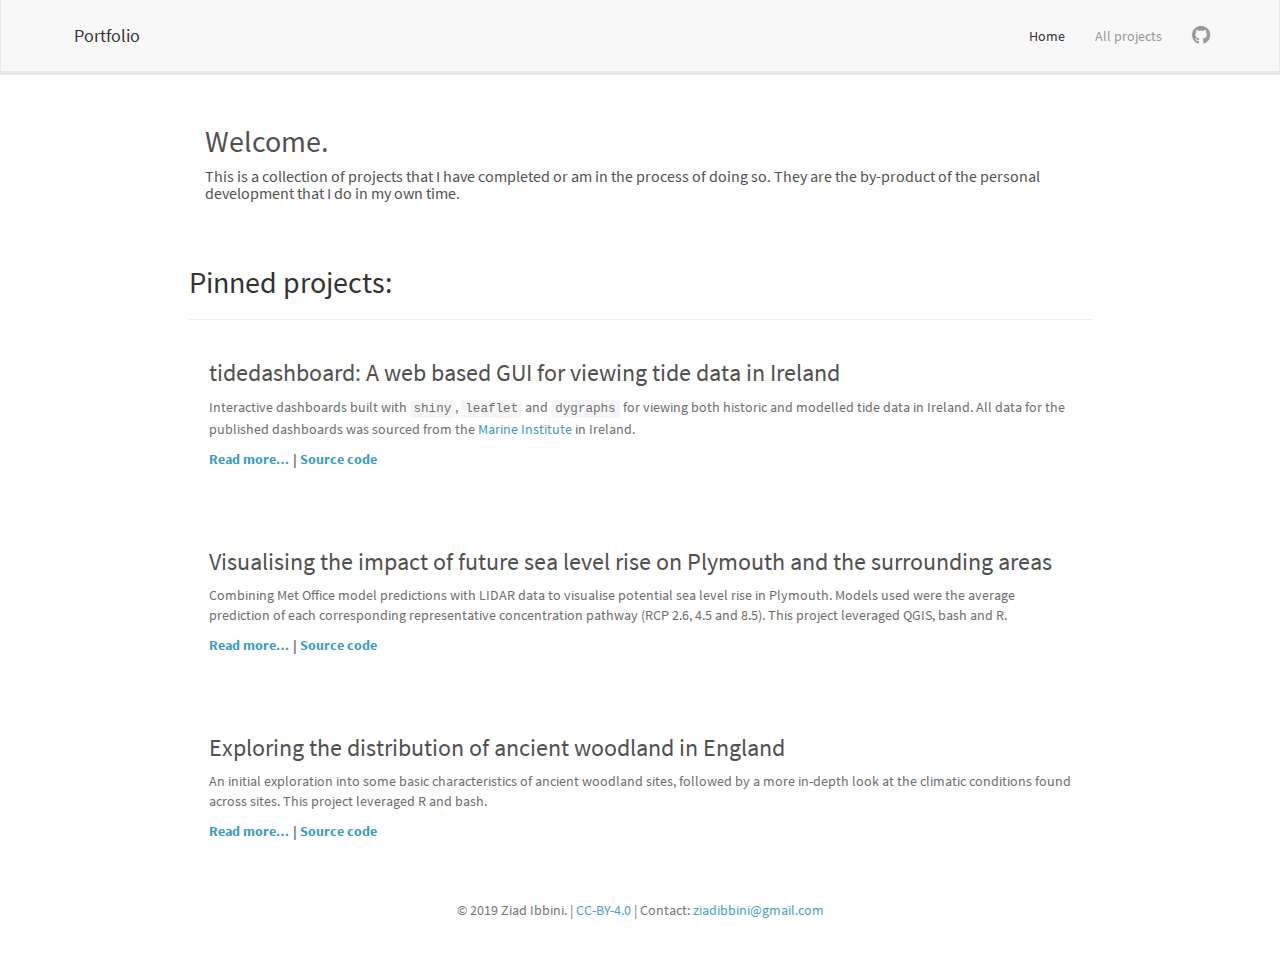
<file: index.html>
<!DOCTYPE html>

<html>

<head>

<meta charset="utf-8" />
<meta name="generator" content="pandoc" />
<meta http-equiv="X-UA-Compatible" content="IE=EDGE" />




<title>index.utf8</title>

<script src="site_libs/jquery-1.11.3/jquery.min.js"></script>
<meta name="viewport" content="width=device-width, initial-scale=1" />
<link href="site_libs/bootstrap-3.3.5/css/lumen.min.css" rel="stylesheet" />
<script src="site_libs/bootstrap-3.3.5/js/bootstrap.min.js"></script>
<script src="site_libs/bootstrap-3.3.5/shim/html5shiv.min.js"></script>
<script src="site_libs/bootstrap-3.3.5/shim/respond.min.js"></script>
<script src="site_libs/navigation-1.1/tabsets.js"></script>
<link href="site_libs/highlightjs-9.12.0/default.css" rel="stylesheet" />
<script src="site_libs/highlightjs-9.12.0/highlight.js"></script>
<link href="site_libs/font-awesome-5.1.0/css/all.css" rel="stylesheet" />
<link href="site_libs/font-awesome-5.1.0/css/v4-shims.css" rel="stylesheet" />

<style type="text/css">code{white-space: pre;}</style>
<style type="text/css">
  pre:not([class]) {
    background-color: white;
  }
</style>
<script type="text/javascript">
if (window.hljs) {
  hljs.configure({languages: []});
  hljs.initHighlightingOnLoad();
  if (document.readyState && document.readyState === "complete") {
    window.setTimeout(function() { hljs.initHighlighting(); }, 0);
  }
}
</script>



<style type="text/css">
h1 {
  font-size: 34px;
}
h1.title {
  font-size: 38px;
}
h2 {
  font-size: 30px;
}
h3 {
  font-size: 24px;
}
h4 {
  font-size: 18px;
}
h5 {
  font-size: 16px;
}
h6 {
  font-size: 12px;
}
.table th:not([align]) {
  text-align: left;
}
</style>

<link rel="stylesheet" href="wallpaper.css" type="text/css" />



<style type = "text/css">
.main-container {
  max-width: 940px;
  margin-left: auto;
  margin-right: auto;
}
code {
  color: inherit;
  background-color: rgba(0, 0, 0, 0.04);
}
img {
  max-width:100%;
}
.tabbed-pane {
  padding-top: 12px;
}
.html-widget {
  margin-bottom: 20px;
}
button.code-folding-btn:focus {
  outline: none;
}
summary {
  display: list-item;
}
</style>


<style type="text/css">
/* padding for bootstrap navbar */
body {
  padding-top: 54px;
  padding-bottom: 40px;
}
/* offset scroll position for anchor links (for fixed navbar)  */
.section h1 {
  padding-top: 59px;
  margin-top: -59px;
}
.section h2 {
  padding-top: 59px;
  margin-top: -59px;
}
.section h3 {
  padding-top: 59px;
  margin-top: -59px;
}
.section h4 {
  padding-top: 59px;
  margin-top: -59px;
}
.section h5 {
  padding-top: 59px;
  margin-top: -59px;
}
.section h6 {
  padding-top: 59px;
  margin-top: -59px;
}
.dropdown-submenu {
  position: relative;
}
.dropdown-submenu>.dropdown-menu {
  top: 0;
  left: 100%;
  margin-top: -6px;
  margin-left: -1px;
  border-radius: 0 6px 6px 6px;
}
.dropdown-submenu:hover>.dropdown-menu {
  display: block;
}
.dropdown-submenu>a:after {
  display: block;
  content: " ";
  float: right;
  width: 0;
  height: 0;
  border-color: transparent;
  border-style: solid;
  border-width: 5px 0 5px 5px;
  border-left-color: #cccccc;
  margin-top: 5px;
  margin-right: -10px;
}
.dropdown-submenu:hover>a:after {
  border-left-color: #ffffff;
}
.dropdown-submenu.pull-left {
  float: none;
}
.dropdown-submenu.pull-left>.dropdown-menu {
  left: -100%;
  margin-left: 10px;
  border-radius: 6px 0 6px 6px;
}
</style>

<script>
// manage active state of menu based on current page
$(document).ready(function () {
  // active menu anchor
  href = window.location.pathname
  href = href.substr(href.lastIndexOf('/') + 1)
  if (href === "")
    href = "index.html";
  var menuAnchor = $('a[href="' + href + '"]');

  // mark it active
  menuAnchor.parent().addClass('active');

  // if it's got a parent navbar menu mark it active as well
  menuAnchor.closest('li.dropdown').addClass('active');
});
</script>

<!-- tabsets -->

<style type="text/css">
.tabset-dropdown > .nav-tabs {
  display: inline-table;
  max-height: 500px;
  min-height: 44px;
  overflow-y: auto;
  background: white;
  border: 1px solid #ddd;
  border-radius: 4px;
}

.tabset-dropdown > .nav-tabs > li.active:before {
  content: "";
  font-family: 'Glyphicons Halflings';
  display: inline-block;
  padding: 10px;
  border-right: 1px solid #ddd;
}

.tabset-dropdown > .nav-tabs.nav-tabs-open > li.active:before {
  content: "&#xe258;";
  border: none;
}

.tabset-dropdown > .nav-tabs.nav-tabs-open:before {
  content: "";
  font-family: 'Glyphicons Halflings';
  display: inline-block;
  padding: 10px;
  border-right: 1px solid #ddd;
}

.tabset-dropdown > .nav-tabs > li.active {
  display: block;
}

.tabset-dropdown > .nav-tabs > li > a,
.tabset-dropdown > .nav-tabs > li > a:focus,
.tabset-dropdown > .nav-tabs > li > a:hover {
  border: none;
  display: inline-block;
  border-radius: 4px;
  background-color: transparent;
}

.tabset-dropdown > .nav-tabs.nav-tabs-open > li {
  display: block;
  float: none;
}

.tabset-dropdown > .nav-tabs > li {
  display: none;
}
</style>

<!-- code folding -->




</head>

<body>


<div class="container-fluid main-container">




<div class="navbar navbar-default  navbar-fixed-top" role="navigation">
  <div class="container">
    <div class="navbar-header">
      <button type="button" class="navbar-toggle collapsed" data-toggle="collapse" data-target="#navbar">
        <span class="icon-bar"></span>
        <span class="icon-bar"></span>
        <span class="icon-bar"></span>
      </button>
      <a class="navbar-brand" href="index.html">Portfolio</a>
    </div>
    <div id="navbar" class="navbar-collapse collapse">
      <ul class="nav navbar-nav">
        
      </ul>
      <ul class="nav navbar-nav navbar-right">
        <li>
  <a href="index.html">Home</a>
</li>
<li>
  <a href="allproject.html">All projects</a>
</li>
<li>
  <a href="https://github.com/zibbini">
    <span class="fa fa-github fa-lg"></span>
     
  </a>
</li>
      </ul>
    </div><!--/.nav-collapse -->
  </div><!--/.container -->
</div><!--/.navbar -->

<div class="fluid-row" id="header">




</div>


<br/>
<style>
div.one { background-color: #FFFFFF; border-radius: 5px; padding: 20px; opacity: 0.85;}
</style>
<div class="one">
<h2 id="welcome.">Welcome.</h2>
<h5 id="this-is-a-collection-of-projects-that-i-have-completed-or-am-in-the-process-of-doing-so.-they-are-the-by-product-of-the-personal-development-that-i-do-in-my-own-time.">This is a collection of projects that I have completed or am in the process of doing so. They are the by-product of the personal development that I do in my own time.</h5>
</div>
<p><br/></p>
<div id="pinned-projects" class="section level2">
<h2>Pinned projects:</h2>
<hr/>
<div class="one">
<h3 id="tidedashboard-a-web-based-gui-for-viewing-tide-data-in-ireland">tidedashboard: A web based GUI for viewing tide data in Ireland</h3>
<p>Interactive dashboards built with <code>shiny</code>, <code>leaflet</code> and <code>dygraphs</code> for viewing both historic and modelled tide data in Ireland. All data for the published dashboards was sourced from the <a href="https://www.marine.ie/Home/home">Marine Institute</a> in Ireland.</p>
<p><a href="tidedashboard.html"><strong>Read more…</strong></a> <strong>|</strong> <a href="https://github.com/zibbini/tidedashboard"><strong>Source code</strong></a></p>
</div>
<p><br/></p>
<div class="one">
<h3 id="visualising-the-impact-of-future-sea-level-rise-on-plymouth-and-the-surrounding-areas">Visualising the impact of future sea level rise on Plymouth and the surrounding areas</h3>
<p>Combining Met Office model predictions with LIDAR data to visualise potential sea level rise in Plymouth. Models used were the average prediction of each corresponding representative concentration pathway (RCP 2.6, 4.5 and 8.5). This project leveraged QGIS, bash and R.</p>
<p><a href="slr_plymouth.html"><strong>Read more…</strong></a> <strong>|</strong> <a href="https://github.com/zibbini/minor_projects/tree/master/SLR_Plymouth"><strong>Source code</strong></a></p>
</div>
<p><br/></p>
<div class="one">
<h3 id="exploring-the-distribution-of-ancient-woodland-in-england">Exploring the distribution of ancient woodland in England</h3>
<p>An initial exploration into some basic characteristics of ancient woodland sites, followed by a more in-depth look at the climatic conditions found across sites. This project leveraged R and bash.</p>
<p><a href="ancientwoodland.html"><strong>Read more…</strong></a> <strong>|</strong> <a href="https://github.com/zibbini/minor_projects/tree/master/ancient_woodland"><strong>Source code</strong></a></p>
</div>
</div>

<style>
	.footer {
		background-color: #FFFFFF;
		padding: 5px;
		opacity: 0.8;
	}
</style>


<br>
<div class="footer" align="center">
	© 2019 Ziad Ibbini. |
	<a rel="license" href="http://creativecommons.org/licenses/by/4.0/">CC-BY-4.0</a> 
	| Contact:<a href="mailto: ziadibbini@gmail.com"> ziadibbini@gmail.com</a>
</div>



</div>

<script>

// add bootstrap table styles to pandoc tables
function bootstrapStylePandocTables() {
  $('tr.header').parent('thead').parent('table').addClass('table table-condensed');
}
$(document).ready(function () {
  bootstrapStylePandocTables();
});


</script>

<!-- tabsets -->

<script>
$(document).ready(function () {
  window.buildTabsets("TOC");
});

$(document).ready(function () {
  $('.tabset-dropdown > .nav-tabs > li').click(function () {
    $(this).parent().toggleClass('nav-tabs-open')
  });
});
</script>

<!-- code folding -->


<!-- dynamically load mathjax for compatibility with self-contained -->
<script>
  (function () {
    var script = document.createElement("script");
    script.type = "text/javascript";
    script.src  = "https://mathjax.rstudio.com/latest/MathJax.js?config=TeX-AMS-MML_HTMLorMML";
    document.getElementsByTagName("head")[0].appendChild(script);
  })();
</script>

</body>
</html>
</file>
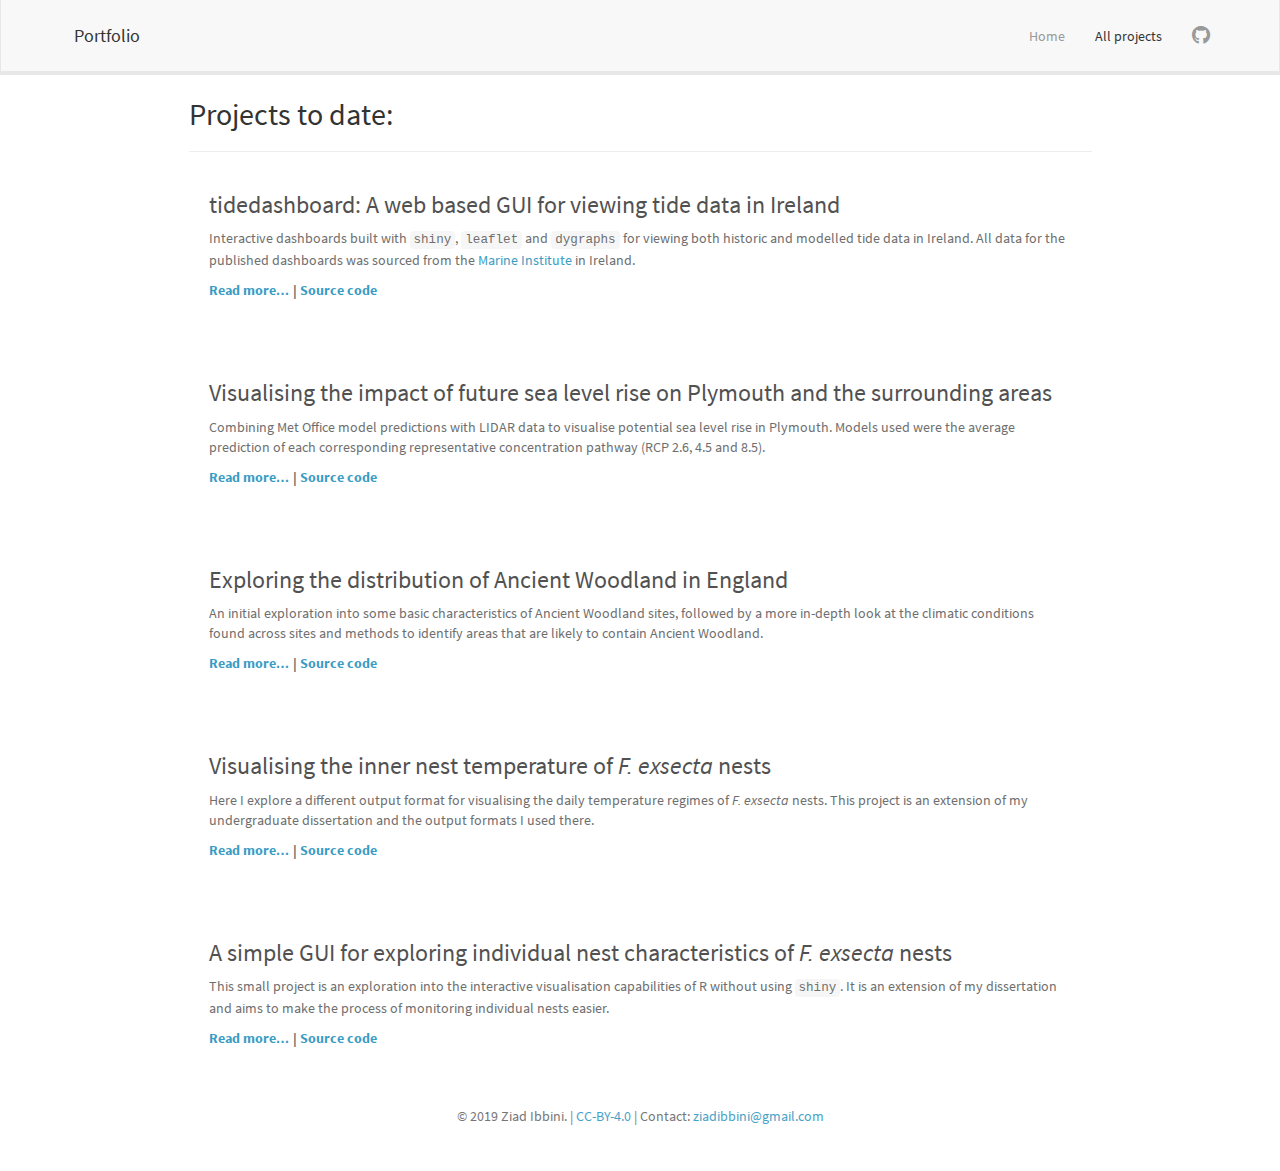
<file: allproject.html>
<!DOCTYPE html>

<html>

<head>

<meta charset="utf-8" />
<meta name="generator" content="pandoc" />
<meta http-equiv="X-UA-Compatible" content="IE=EDGE" />




<title>allproject.utf8</title>

<script src="site_libs/jquery-1.11.3/jquery.min.js"></script>
<meta name="viewport" content="width=device-width, initial-scale=1" />
<link href="site_libs/bootstrap-3.3.5/css/lumen.min.css" rel="stylesheet" />
<script src="site_libs/bootstrap-3.3.5/js/bootstrap.min.js"></script>
<script src="site_libs/bootstrap-3.3.5/shim/html5shiv.min.js"></script>
<script src="site_libs/bootstrap-3.3.5/shim/respond.min.js"></script>
<script src="site_libs/navigation-1.1/tabsets.js"></script>
<link href="site_libs/highlightjs-9.12.0/default.css" rel="stylesheet" />
<script src="site_libs/highlightjs-9.12.0/highlight.js"></script>
<link href="site_libs/font-awesome-5.1.0/css/all.css" rel="stylesheet" />
<link href="site_libs/font-awesome-5.1.0/css/v4-shims.css" rel="stylesheet" />

<style type="text/css">code{white-space: pre;}</style>
<style type="text/css">
  pre:not([class]) {
    background-color: white;
  }
</style>
<script type="text/javascript">
if (window.hljs) {
  hljs.configure({languages: []});
  hljs.initHighlightingOnLoad();
  if (document.readyState && document.readyState === "complete") {
    window.setTimeout(function() { hljs.initHighlighting(); }, 0);
  }
}
</script>



<style type="text/css">
h1 {
  font-size: 34px;
}
h1.title {
  font-size: 38px;
}
h2 {
  font-size: 30px;
}
h3 {
  font-size: 24px;
}
h4 {
  font-size: 18px;
}
h5 {
  font-size: 16px;
}
h6 {
  font-size: 12px;
}
.table th:not([align]) {
  text-align: left;
}
</style>

<link rel="stylesheet" href="wallpaper.css" type="text/css" />



<style type = "text/css">
.main-container {
  max-width: 940px;
  margin-left: auto;
  margin-right: auto;
}
code {
  color: inherit;
  background-color: rgba(0, 0, 0, 0.04);
}
img {
  max-width:100%;
}
.tabbed-pane {
  padding-top: 12px;
}
.html-widget {
  margin-bottom: 20px;
}
button.code-folding-btn:focus {
  outline: none;
}
summary {
  display: list-item;
}
</style>


<style type="text/css">
/* padding for bootstrap navbar */
body {
  padding-top: 54px;
  padding-bottom: 40px;
}
/* offset scroll position for anchor links (for fixed navbar)  */
.section h1 {
  padding-top: 59px;
  margin-top: -59px;
}
.section h2 {
  padding-top: 59px;
  margin-top: -59px;
}
.section h3 {
  padding-top: 59px;
  margin-top: -59px;
}
.section h4 {
  padding-top: 59px;
  margin-top: -59px;
}
.section h5 {
  padding-top: 59px;
  margin-top: -59px;
}
.section h6 {
  padding-top: 59px;
  margin-top: -59px;
}
.dropdown-submenu {
  position: relative;
}
.dropdown-submenu>.dropdown-menu {
  top: 0;
  left: 100%;
  margin-top: -6px;
  margin-left: -1px;
  border-radius: 0 6px 6px 6px;
}
.dropdown-submenu:hover>.dropdown-menu {
  display: block;
}
.dropdown-submenu>a:after {
  display: block;
  content: " ";
  float: right;
  width: 0;
  height: 0;
  border-color: transparent;
  border-style: solid;
  border-width: 5px 0 5px 5px;
  border-left-color: #cccccc;
  margin-top: 5px;
  margin-right: -10px;
}
.dropdown-submenu:hover>a:after {
  border-left-color: #ffffff;
}
.dropdown-submenu.pull-left {
  float: none;
}
.dropdown-submenu.pull-left>.dropdown-menu {
  left: -100%;
  margin-left: 10px;
  border-radius: 6px 0 6px 6px;
}
</style>

<script>
// manage active state of menu based on current page
$(document).ready(function () {
  // active menu anchor
  href = window.location.pathname
  href = href.substr(href.lastIndexOf('/') + 1)
  if (href === "")
    href = "index.html";
  var menuAnchor = $('a[href="' + href + '"]');

  // mark it active
  menuAnchor.parent().addClass('active');

  // if it's got a parent navbar menu mark it active as well
  menuAnchor.closest('li.dropdown').addClass('active');
});
</script>

<!-- tabsets -->

<style type="text/css">
.tabset-dropdown > .nav-tabs {
  display: inline-table;
  max-height: 500px;
  min-height: 44px;
  overflow-y: auto;
  background: white;
  border: 1px solid #ddd;
  border-radius: 4px;
}

.tabset-dropdown > .nav-tabs > li.active:before {
  content: "";
  font-family: 'Glyphicons Halflings';
  display: inline-block;
  padding: 10px;
  border-right: 1px solid #ddd;
}

.tabset-dropdown > .nav-tabs.nav-tabs-open > li.active:before {
  content: "&#xe258;";
  border: none;
}

.tabset-dropdown > .nav-tabs.nav-tabs-open:before {
  content: "";
  font-family: 'Glyphicons Halflings';
  display: inline-block;
  padding: 10px;
  border-right: 1px solid #ddd;
}

.tabset-dropdown > .nav-tabs > li.active {
  display: block;
}

.tabset-dropdown > .nav-tabs > li > a,
.tabset-dropdown > .nav-tabs > li > a:focus,
.tabset-dropdown > .nav-tabs > li > a:hover {
  border: none;
  display: inline-block;
  border-radius: 4px;
  background-color: transparent;
}

.tabset-dropdown > .nav-tabs.nav-tabs-open > li {
  display: block;
  float: none;
}

.tabset-dropdown > .nav-tabs > li {
  display: none;
}
</style>

<!-- code folding -->




</head>

<body>


<div class="container-fluid main-container">




<div class="navbar navbar-default  navbar-fixed-top" role="navigation">
  <div class="container">
    <div class="navbar-header">
      <button type="button" class="navbar-toggle collapsed" data-toggle="collapse" data-target="#navbar">
        <span class="icon-bar"></span>
        <span class="icon-bar"></span>
        <span class="icon-bar"></span>
      </button>
      <a class="navbar-brand" href="index.html">Portfolio</a>
    </div>
    <div id="navbar" class="navbar-collapse collapse">
      <ul class="nav navbar-nav">
        
      </ul>
      <ul class="nav navbar-nav navbar-right">
        <li>
  <a href="index.html">Home</a>
</li>
<li>
  <a href="allproject.html">All projects</a>
</li>
<li>
  <a href="https://github.com/zibbini">
    <span class="fa fa-github fa-lg"></span>
     
  </a>
</li>
      </ul>
    </div><!--/.nav-collapse -->
  </div><!--/.container -->
</div><!--/.navbar -->

<div class="fluid-row" id="header">




</div>


<p><br/></p>
<div id="projects-to-date" class="section level2">
<h2>Projects to date:</h2>
<hr/>
<style>
div.one { background-color:#FFFFFF; border-radius: 5px; padding: 20px; opacity: 0.85;}
</style>
<div class="one">
<h3 id="tidedashboard-a-web-based-gui-for-viewing-tide-data-in-ireland">tidedashboard: A web based GUI for viewing tide data in Ireland</h3>
<p>Interactive dashboards built with <code>shiny</code>, <code>leaflet</code> and <code>dygraphs</code> for viewing both historic and modelled tide data in Ireland. All data for the published dashboards was sourced from the <a href="https://www.marine.ie/Home/home">Marine Institute</a> in Ireland.</p>
<p><a href="tidedashboard.html"><strong>Read more…</strong></a> <strong>|</strong> <a href="https://github.com/zibbini/tidedashboard"><strong>Source code</strong></a></p>
</div>
<p><br/></p>
<div class="one">
<h3 id="visualising-the-impact-of-future-sea-level-rise-on-plymouth-and-the-surrounding-areas">Visualising the impact of future sea level rise on Plymouth and the surrounding areas</h3>
<p>Combining Met Office model predictions with LIDAR data to visualise potential sea level rise in Plymouth. Models used were the average prediction of each corresponding representative concentration pathway (RCP 2.6, 4.5 and 8.5).</p>
<p><a href="slr_plymouth.html"><strong>Read more…</strong></a> <strong>|</strong> <a href="https://github.com/zibbini/minor_projects/tree/master/SLR_Plymouth"><strong>Source code</strong></a></p>
</div>
<p><br/></p>
<div class="one">
<h3 id="exploring-the-distribution-of-ancient-woodland-in-england">Exploring the distribution of Ancient Woodland in England</h3>
<p>An initial exploration into some basic characteristics of Ancient Woodland sites, followed by a more in-depth look at the climatic conditions found across sites and methods to identify areas that are likely to contain Ancient Woodland.</p>
<p><a href="ancientwoodland.html"><strong>Read more…</strong></a> <strong>|</strong> <a href="https://github.com/zibbini/minor_projects/tree/master/ancient_woodland"><strong>Source code</strong></a></p>
</div>
<p><br/></p>
<div class="one">
<h3 id="visualising-the-inner-nest-temperature-of-f.-exsecta-nests">Visualising the inner nest temperature of <em>F. exsecta</em> nests</h3>
<p>Here I explore a different output format for visualising the daily temperature regimes of <em>F. exsecta</em> nests. This project is an extension of my undergraduate dissertation and the output formats I used there.</p>
<p><a href="fexsecta_heatmaps.html"><strong>Read more…</strong></a> <strong>|</strong> <a href="https://github.com/zibbini/minor_projects/blob/master/F.exsecta_analysis/R/Heatmaps.R"><strong>Source code</strong></a></p>
</div>
<p><br/></p>
<div class="one">
<h3 id="a-simple-gui-for-exploring-individual-nest-characteristics-of-f.-exsecta-nests">A simple GUI for exploring individual nest characteristics of <em>F. exsecta</em> nests</h3>
<p>This small project is an exploration into the interactive visualisation capabilities of R without using <code>shiny</code>. It is an extension of my dissertation and aims to make the process of monitoring individual nests easier.</p>
<p><a href="f.exsecta_gui.html"><strong>Read more…</strong></a> <strong>|</strong> <a href="https://github.com/zibbini/minor_projects/blob/master/F.exsecta_analysis/R/Info_board.R"><strong>Source code</strong></a></p>
</div>
</div>

<style>
	.footer {
		background-color: #FFFFFF;
		padding: 5px;
		opacity: 0.8;
	}
</style>


<br>
<div class="footer" align="center">
	© 2019 Ziad Ibbini. |
	<a rel="license" href="http://creativecommons.org/licenses/by/4.0/">CC-BY-4.0</a> 
	| Contact:<a href="mailto: ziadibbini@gmail.com"> ziadibbini@gmail.com</a>
</div>



</div>

<script>

// add bootstrap table styles to pandoc tables
function bootstrapStylePandocTables() {
  $('tr.header').parent('thead').parent('table').addClass('table table-condensed');
}
$(document).ready(function () {
  bootstrapStylePandocTables();
});


</script>

<!-- tabsets -->

<script>
$(document).ready(function () {
  window.buildTabsets("TOC");
});

$(document).ready(function () {
  $('.tabset-dropdown > .nav-tabs > li').click(function () {
    $(this).parent().toggleClass('nav-tabs-open')
  });
});
</script>

<!-- code folding -->


<!-- dynamically load mathjax for compatibility with self-contained -->
<script>
  (function () {
    var script = document.createElement("script");
    script.type = "text/javascript";
    script.src  = "https://mathjax.rstudio.com/latest/MathJax.js?config=TeX-AMS-MML_HTMLorMML";
    document.getElementsByTagName("head")[0].appendChild(script);
  })();
</script>

</body>
</html>
</file>
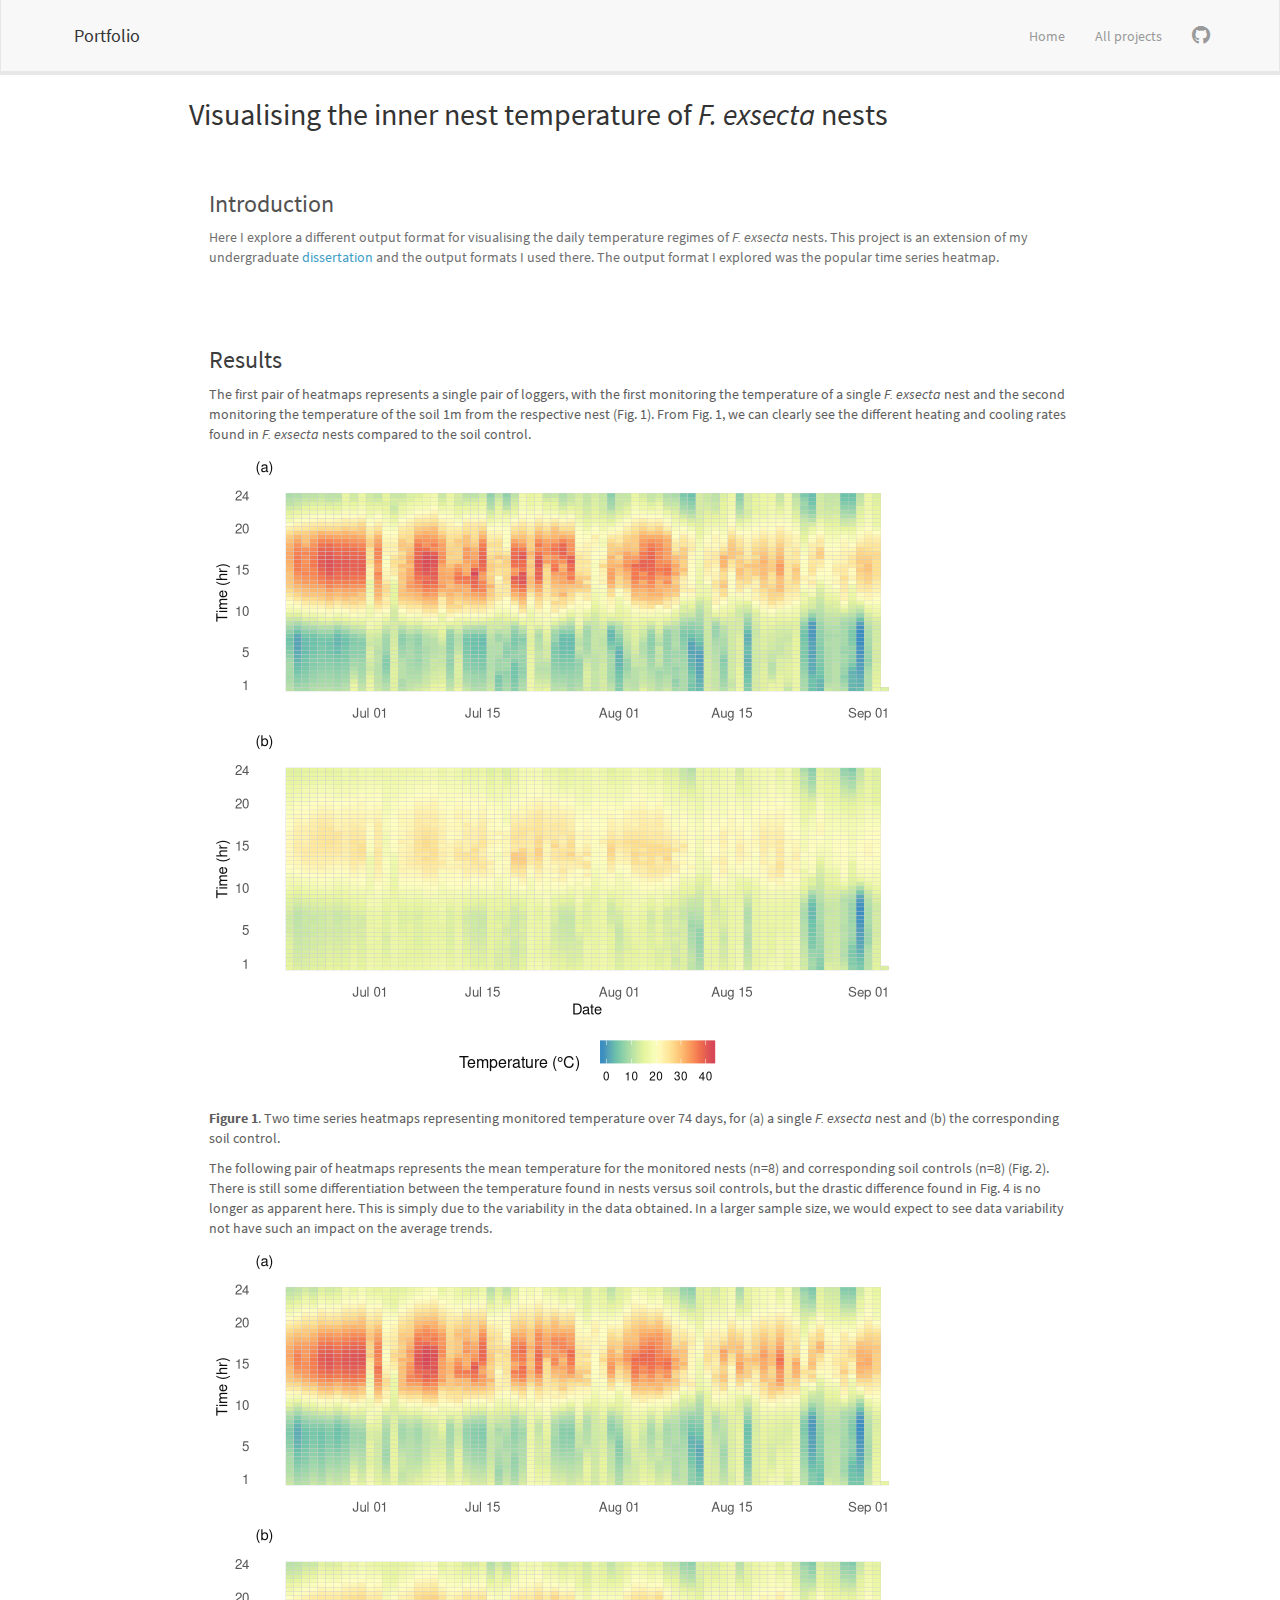
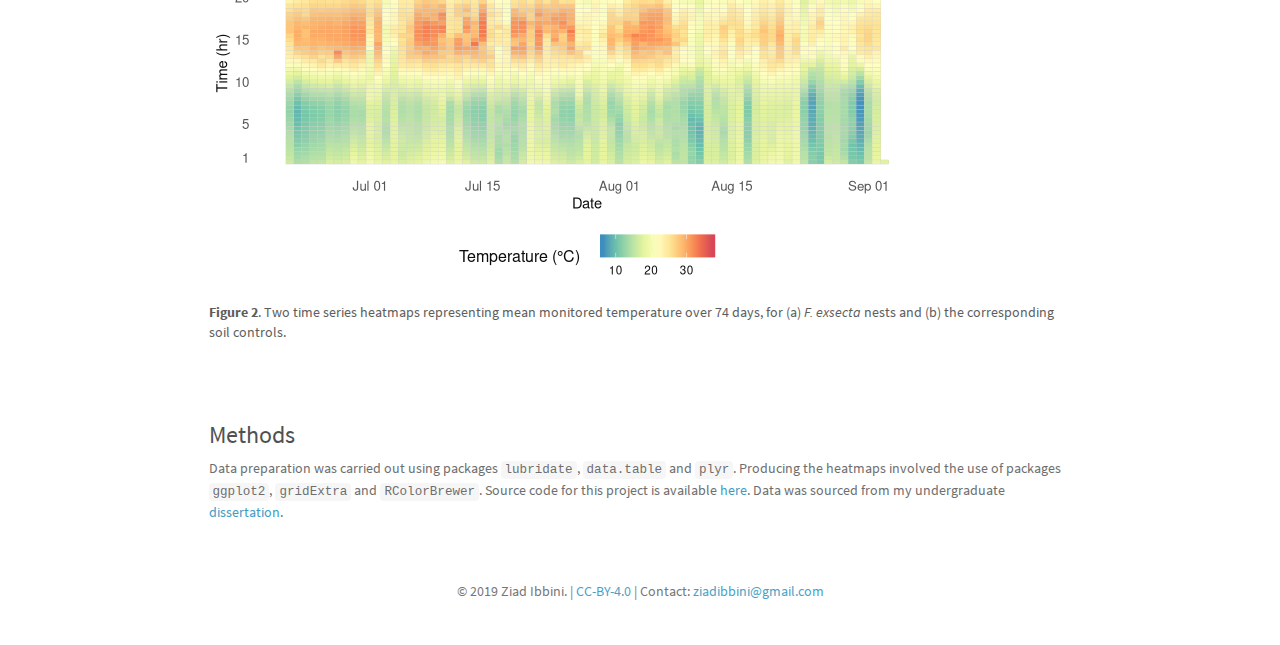
<file: fexsecta_heatmaps.html>
<!DOCTYPE html>

<html>

<head>

<meta charset="utf-8" />
<meta name="generator" content="pandoc" />
<meta http-equiv="X-UA-Compatible" content="IE=EDGE" />




<title>fexsecta_heatmaps.utf8</title>

<script src="site_libs/jquery-1.11.3/jquery.min.js"></script>
<meta name="viewport" content="width=device-width, initial-scale=1" />
<link href="site_libs/bootstrap-3.3.5/css/lumen.min.css" rel="stylesheet" />
<script src="site_libs/bootstrap-3.3.5/js/bootstrap.min.js"></script>
<script src="site_libs/bootstrap-3.3.5/shim/html5shiv.min.js"></script>
<script src="site_libs/bootstrap-3.3.5/shim/respond.min.js"></script>
<script src="site_libs/navigation-1.1/tabsets.js"></script>
<link href="site_libs/highlightjs-9.12.0/default.css" rel="stylesheet" />
<script src="site_libs/highlightjs-9.12.0/highlight.js"></script>
<link href="site_libs/font-awesome-5.1.0/css/all.css" rel="stylesheet" />
<link href="site_libs/font-awesome-5.1.0/css/v4-shims.css" rel="stylesheet" />

<style type="text/css">code{white-space: pre;}</style>
<style type="text/css">
  pre:not([class]) {
    background-color: white;
  }
</style>
<script type="text/javascript">
if (window.hljs) {
  hljs.configure({languages: []});
  hljs.initHighlightingOnLoad();
  if (document.readyState && document.readyState === "complete") {
    window.setTimeout(function() { hljs.initHighlighting(); }, 0);
  }
}
</script>



<style type="text/css">
h1 {
  font-size: 34px;
}
h1.title {
  font-size: 38px;
}
h2 {
  font-size: 30px;
}
h3 {
  font-size: 24px;
}
h4 {
  font-size: 18px;
}
h5 {
  font-size: 16px;
}
h6 {
  font-size: 12px;
}
.table th:not([align]) {
  text-align: left;
}
</style>

<link rel="stylesheet" href="wallpaper.css" type="text/css" />



<style type = "text/css">
.main-container {
  max-width: 940px;
  margin-left: auto;
  margin-right: auto;
}
code {
  color: inherit;
  background-color: rgba(0, 0, 0, 0.04);
}
img {
  max-width:100%;
}
.tabbed-pane {
  padding-top: 12px;
}
.html-widget {
  margin-bottom: 20px;
}
button.code-folding-btn:focus {
  outline: none;
}
summary {
  display: list-item;
}
</style>


<style type="text/css">
/* padding for bootstrap navbar */
body {
  padding-top: 54px;
  padding-bottom: 40px;
}
/* offset scroll position for anchor links (for fixed navbar)  */
.section h1 {
  padding-top: 59px;
  margin-top: -59px;
}
.section h2 {
  padding-top: 59px;
  margin-top: -59px;
}
.section h3 {
  padding-top: 59px;
  margin-top: -59px;
}
.section h4 {
  padding-top: 59px;
  margin-top: -59px;
}
.section h5 {
  padding-top: 59px;
  margin-top: -59px;
}
.section h6 {
  padding-top: 59px;
  margin-top: -59px;
}
.dropdown-submenu {
  position: relative;
}
.dropdown-submenu>.dropdown-menu {
  top: 0;
  left: 100%;
  margin-top: -6px;
  margin-left: -1px;
  border-radius: 0 6px 6px 6px;
}
.dropdown-submenu:hover>.dropdown-menu {
  display: block;
}
.dropdown-submenu>a:after {
  display: block;
  content: " ";
  float: right;
  width: 0;
  height: 0;
  border-color: transparent;
  border-style: solid;
  border-width: 5px 0 5px 5px;
  border-left-color: #cccccc;
  margin-top: 5px;
  margin-right: -10px;
}
.dropdown-submenu:hover>a:after {
  border-left-color: #ffffff;
}
.dropdown-submenu.pull-left {
  float: none;
}
.dropdown-submenu.pull-left>.dropdown-menu {
  left: -100%;
  margin-left: 10px;
  border-radius: 6px 0 6px 6px;
}
</style>

<script>
// manage active state of menu based on current page
$(document).ready(function () {
  // active menu anchor
  href = window.location.pathname
  href = href.substr(href.lastIndexOf('/') + 1)
  if (href === "")
    href = "index.html";
  var menuAnchor = $('a[href="' + href + '"]');

  // mark it active
  menuAnchor.parent().addClass('active');

  // if it's got a parent navbar menu mark it active as well
  menuAnchor.closest('li.dropdown').addClass('active');
});
</script>

<!-- tabsets -->

<style type="text/css">
.tabset-dropdown > .nav-tabs {
  display: inline-table;
  max-height: 500px;
  min-height: 44px;
  overflow-y: auto;
  background: white;
  border: 1px solid #ddd;
  border-radius: 4px;
}

.tabset-dropdown > .nav-tabs > li.active:before {
  content: "";
  font-family: 'Glyphicons Halflings';
  display: inline-block;
  padding: 10px;
  border-right: 1px solid #ddd;
}

.tabset-dropdown > .nav-tabs.nav-tabs-open > li.active:before {
  content: "&#xe258;";
  border: none;
}

.tabset-dropdown > .nav-tabs.nav-tabs-open:before {
  content: "";
  font-family: 'Glyphicons Halflings';
  display: inline-block;
  padding: 10px;
  border-right: 1px solid #ddd;
}

.tabset-dropdown > .nav-tabs > li.active {
  display: block;
}

.tabset-dropdown > .nav-tabs > li > a,
.tabset-dropdown > .nav-tabs > li > a:focus,
.tabset-dropdown > .nav-tabs > li > a:hover {
  border: none;
  display: inline-block;
  border-radius: 4px;
  background-color: transparent;
}

.tabset-dropdown > .nav-tabs.nav-tabs-open > li {
  display: block;
  float: none;
}

.tabset-dropdown > .nav-tabs > li {
  display: none;
}
</style>

<!-- code folding -->




</head>

<body>


<div class="container-fluid main-container">




<div class="navbar navbar-default  navbar-fixed-top" role="navigation">
  <div class="container">
    <div class="navbar-header">
      <button type="button" class="navbar-toggle collapsed" data-toggle="collapse" data-target="#navbar">
        <span class="icon-bar"></span>
        <span class="icon-bar"></span>
        <span class="icon-bar"></span>
      </button>
      <a class="navbar-brand" href="index.html">Portfolio</a>
    </div>
    <div id="navbar" class="navbar-collapse collapse">
      <ul class="nav navbar-nav">
        
      </ul>
      <ul class="nav navbar-nav navbar-right">
        <li>
  <a href="index.html">Home</a>
</li>
<li>
  <a href="allproject.html">All projects</a>
</li>
<li>
  <a href="https://github.com/zibbini">
    <span class="fa fa-github fa-lg"></span>
     
  </a>
</li>
      </ul>
    </div><!--/.nav-collapse -->
  </div><!--/.container -->
</div><!--/.navbar -->

<div class="fluid-row" id="header">




</div>


<p><br/></p>
<div id="visualising-the-inner-nest-temperature-of-f.-exsecta-nests" class="section level2">
<h2>Visualising the inner nest temperature of <em>F. exsecta</em> nests</h2>
<p><br/></p>
<style>
div.one { background-color:#FFFFFF; border-radius: 5px; padding: 20px; opacity: 0.85;}
</style>
<div class="one">
<h3 id="introduction">Introduction</h3>
<p>Here I explore a different output format for visualising the daily temperature regimes of <em>F. exsecta</em> nests. This project is an extension of my undergraduate <a href="https://github.com/zibbini/projectPages/tree/master/additional_assets">dissertation</a> and the output formats I used there. The output format I explored was the popular time series heatmap.</p>
</div>
<p><br/></p>
<style>
div.results { background-color:#FFFFFF; border-radius: 5px; padding: 20px; opacity: 0.95;}
</style>
<div class="results">
<h3 id="results">Results</h3>
<p>The first pair of heatmaps represents a single pair of loggers, with the first monitoring the temperature of a single <em>F. exsecta</em> nest and the second monitoring the temperature of the soil 1m from the respective nest (Fig. 1). From Fig. 1, we can clearly see the different heating and cooling rates found in <em>F. exsecta</em> nests compared to the soil control.</p>
<p><img src="img/f.exsecta/heatmap1.png" /></p>
<p><strong>Figure 1</strong>. Two time series heatmaps representing monitored temperature over 74 days, for (a) a single <em>F. exsecta</em> nest and (b) the corresponding soil control.</p>
<p>The following pair of heatmaps represents the mean temperature for the monitored nests (n=8) and corresponding soil controls (n=8) (Fig. 2). There is still some differentiation between the temperature found in nests versus soil controls, but the drastic difference found in Fig. 4 is no longer as apparent here. This is simply due to the variability in the data obtained. In a larger sample size, we would expect to see data variability not have such an impact on the average trends.</p>
<p><img src="img/f.exsecta/heatmap2.png" /></p>
<p><strong>Figure 2</strong>. Two time series heatmaps representing mean monitored temperature over 74 days, for (a) <em>F. exsecta</em> nests and (b) the corresponding soil controls.</p>
</div>
<p><br/></p>
<div class="one">
<h3 id="methods">Methods</h3>
<p>Data preparation was carried out using packages <code>lubridate</code>, <code>data.table</code> and <code>plyr</code>. Producing the heatmaps involved the use of packages <code>ggplot2</code>, <code>gridExtra</code> and <code>RColorBrewer</code>. Source code for this project is available <a href="https://github.com/zibbini/minor_projects/blob/master/F.exsecta_analysis/R/Heatmaps.R">here</a>. Data was sourced from my undergraduate <a href="https://github.com/zibbini/projectPages/tree/master/additional_assets">dissertation</a>.</p>
</div>
</div>

<style>
	.footer {
		background-color: #FFFFFF;
		padding: 5px;
		opacity: 0.8;
	}
</style>


<br>
<div class="footer" align="center">
	© 2019 Ziad Ibbini. |
	<a rel="license" href="http://creativecommons.org/licenses/by/4.0/">CC-BY-4.0</a> 
	| Contact:<a href="mailto: ziadibbini@gmail.com"> ziadibbini@gmail.com</a>
</div>



</div>

<script>

// add bootstrap table styles to pandoc tables
function bootstrapStylePandocTables() {
  $('tr.header').parent('thead').parent('table').addClass('table table-condensed');
}
$(document).ready(function () {
  bootstrapStylePandocTables();
});


</script>

<!-- tabsets -->

<script>
$(document).ready(function () {
  window.buildTabsets("TOC");
});

$(document).ready(function () {
  $('.tabset-dropdown > .nav-tabs > li').click(function () {
    $(this).parent().toggleClass('nav-tabs-open')
  });
});
</script>

<!-- code folding -->


<!-- dynamically load mathjax for compatibility with self-contained -->
<script>
  (function () {
    var script = document.createElement("script");
    script.type = "text/javascript";
    script.src  = "https://mathjax.rstudio.com/latest/MathJax.js?config=TeX-AMS-MML_HTMLorMML";
    document.getElementsByTagName("head")[0].appendChild(script);
  })();
</script>

</body>
</html>
</file>
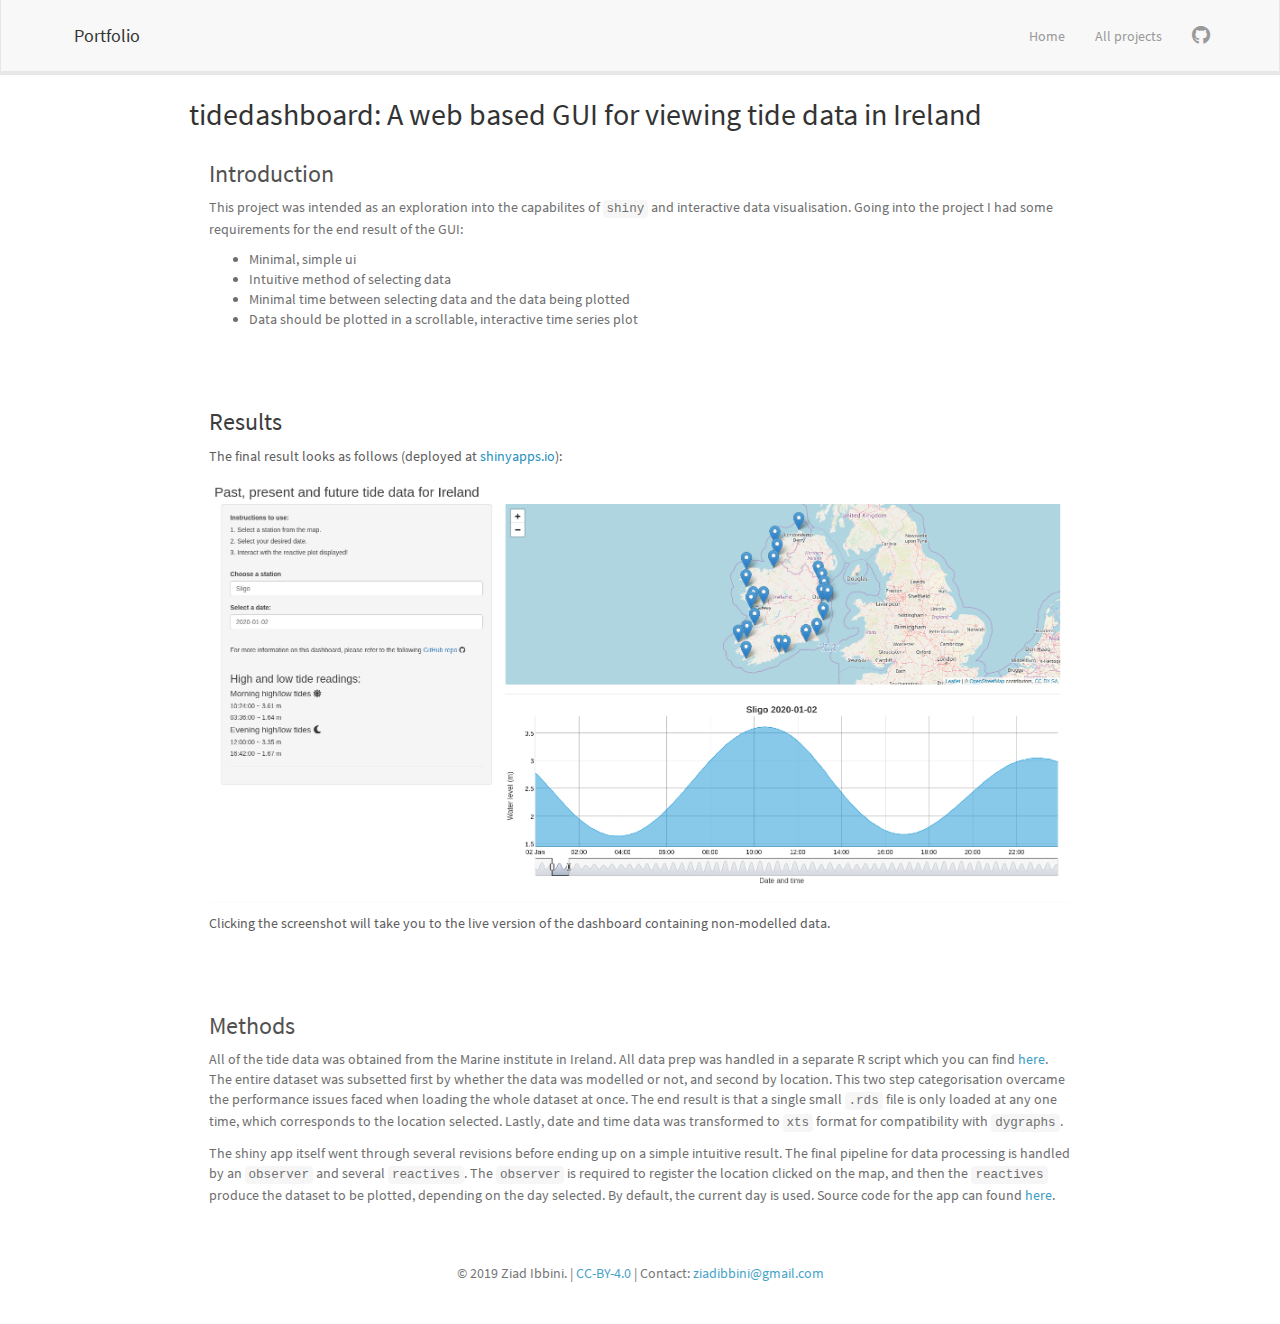
<file: tidedashboard.html>
<!DOCTYPE html>

<html>

<head>

<meta charset="utf-8" />
<meta name="generator" content="pandoc" />
<meta http-equiv="X-UA-Compatible" content="IE=EDGE" />




<title>tidedashboard.utf8</title>

<script src="site_libs/jquery-1.11.3/jquery.min.js"></script>
<meta name="viewport" content="width=device-width, initial-scale=1" />
<link href="site_libs/bootstrap-3.3.5/css/lumen.min.css" rel="stylesheet" />
<script src="site_libs/bootstrap-3.3.5/js/bootstrap.min.js"></script>
<script src="site_libs/bootstrap-3.3.5/shim/html5shiv.min.js"></script>
<script src="site_libs/bootstrap-3.3.5/shim/respond.min.js"></script>
<script src="site_libs/navigation-1.1/tabsets.js"></script>
<link href="site_libs/highlightjs-9.12.0/default.css" rel="stylesheet" />
<script src="site_libs/highlightjs-9.12.0/highlight.js"></script>
<link href="site_libs/font-awesome-5.1.0/css/all.css" rel="stylesheet" />
<link href="site_libs/font-awesome-5.1.0/css/v4-shims.css" rel="stylesheet" />

<style type="text/css">code{white-space: pre;}</style>
<style type="text/css">
  pre:not([class]) {
    background-color: white;
  }
</style>
<script type="text/javascript">
if (window.hljs) {
  hljs.configure({languages: []});
  hljs.initHighlightingOnLoad();
  if (document.readyState && document.readyState === "complete") {
    window.setTimeout(function() { hljs.initHighlighting(); }, 0);
  }
}
</script>



<style type="text/css">
h1 {
  font-size: 34px;
}
h1.title {
  font-size: 38px;
}
h2 {
  font-size: 30px;
}
h3 {
  font-size: 24px;
}
h4 {
  font-size: 18px;
}
h5 {
  font-size: 16px;
}
h6 {
  font-size: 12px;
}
.table th:not([align]) {
  text-align: left;
}
</style>

<link rel="stylesheet" href="wallpaper.css" type="text/css" />



<style type = "text/css">
.main-container {
  max-width: 940px;
  margin-left: auto;
  margin-right: auto;
}
code {
  color: inherit;
  background-color: rgba(0, 0, 0, 0.04);
}
img {
  max-width:100%;
}
.tabbed-pane {
  padding-top: 12px;
}
.html-widget {
  margin-bottom: 20px;
}
button.code-folding-btn:focus {
  outline: none;
}
summary {
  display: list-item;
}
</style>


<style type="text/css">
/* padding for bootstrap navbar */
body {
  padding-top: 54px;
  padding-bottom: 40px;
}
/* offset scroll position for anchor links (for fixed navbar)  */
.section h1 {
  padding-top: 59px;
  margin-top: -59px;
}
.section h2 {
  padding-top: 59px;
  margin-top: -59px;
}
.section h3 {
  padding-top: 59px;
  margin-top: -59px;
}
.section h4 {
  padding-top: 59px;
  margin-top: -59px;
}
.section h5 {
  padding-top: 59px;
  margin-top: -59px;
}
.section h6 {
  padding-top: 59px;
  margin-top: -59px;
}
.dropdown-submenu {
  position: relative;
}
.dropdown-submenu>.dropdown-menu {
  top: 0;
  left: 100%;
  margin-top: -6px;
  margin-left: -1px;
  border-radius: 0 6px 6px 6px;
}
.dropdown-submenu:hover>.dropdown-menu {
  display: block;
}
.dropdown-submenu>a:after {
  display: block;
  content: " ";
  float: right;
  width: 0;
  height: 0;
  border-color: transparent;
  border-style: solid;
  border-width: 5px 0 5px 5px;
  border-left-color: #cccccc;
  margin-top: 5px;
  margin-right: -10px;
}
.dropdown-submenu:hover>a:after {
  border-left-color: #ffffff;
}
.dropdown-submenu.pull-left {
  float: none;
}
.dropdown-submenu.pull-left>.dropdown-menu {
  left: -100%;
  margin-left: 10px;
  border-radius: 6px 0 6px 6px;
}
</style>

<script>
// manage active state of menu based on current page
$(document).ready(function () {
  // active menu anchor
  href = window.location.pathname
  href = href.substr(href.lastIndexOf('/') + 1)
  if (href === "")
    href = "index.html";
  var menuAnchor = $('a[href="' + href + '"]');

  // mark it active
  menuAnchor.parent().addClass('active');

  // if it's got a parent navbar menu mark it active as well
  menuAnchor.closest('li.dropdown').addClass('active');
});
</script>

<!-- tabsets -->

<style type="text/css">
.tabset-dropdown > .nav-tabs {
  display: inline-table;
  max-height: 500px;
  min-height: 44px;
  overflow-y: auto;
  background: white;
  border: 1px solid #ddd;
  border-radius: 4px;
}

.tabset-dropdown > .nav-tabs > li.active:before {
  content: "";
  font-family: 'Glyphicons Halflings';
  display: inline-block;
  padding: 10px;
  border-right: 1px solid #ddd;
}

.tabset-dropdown > .nav-tabs.nav-tabs-open > li.active:before {
  content: "&#xe258;";
  border: none;
}

.tabset-dropdown > .nav-tabs.nav-tabs-open:before {
  content: "";
  font-family: 'Glyphicons Halflings';
  display: inline-block;
  padding: 10px;
  border-right: 1px solid #ddd;
}

.tabset-dropdown > .nav-tabs > li.active {
  display: block;
}

.tabset-dropdown > .nav-tabs > li > a,
.tabset-dropdown > .nav-tabs > li > a:focus,
.tabset-dropdown > .nav-tabs > li > a:hover {
  border: none;
  display: inline-block;
  border-radius: 4px;
  background-color: transparent;
}

.tabset-dropdown > .nav-tabs.nav-tabs-open > li {
  display: block;
  float: none;
}

.tabset-dropdown > .nav-tabs > li {
  display: none;
}
</style>

<!-- code folding -->




</head>

<body>


<div class="container-fluid main-container">




<div class="navbar navbar-default  navbar-fixed-top" role="navigation">
  <div class="container">
    <div class="navbar-header">
      <button type="button" class="navbar-toggle collapsed" data-toggle="collapse" data-target="#navbar">
        <span class="icon-bar"></span>
        <span class="icon-bar"></span>
        <span class="icon-bar"></span>
      </button>
      <a class="navbar-brand" href="index.html">Portfolio</a>
    </div>
    <div id="navbar" class="navbar-collapse collapse">
      <ul class="nav navbar-nav">
        
      </ul>
      <ul class="nav navbar-nav navbar-right">
        <li>
  <a href="index.html">Home</a>
</li>
<li>
  <a href="allproject.html">All projects</a>
</li>
<li>
  <a href="https://github.com/zibbini">
    <span class="fa fa-github fa-lg"></span>
     
  </a>
</li>
      </ul>
    </div><!--/.nav-collapse -->
  </div><!--/.container -->
</div><!--/.navbar -->

<div class="fluid-row" id="header">




</div>


<p><br/></p>
<div id="tidedashboard-a-web-based-gui-for-viewing-tide-data-in-ireland" class="section level2">
<h2>tidedashboard: A web based GUI for viewing tide data in Ireland</h2>
<style>
div.one { background-color:#FFFFFF; border-radius: 5px; padding: 20px; opacity: 0.85;}
</style>
<div class="one">
<h3 id="introduction">Introduction</h3>
<p>This project was intended as an exploration into the capabilites of <code>shiny</code> and interactive data visualisation. Going into the project I had some requirements for the end result of the GUI:</p>
<ul>
<li>Minimal, simple ui</li>
<li>Intuitive method of selecting data</li>
<li>Minimal time between selecting data and the data being plotted</li>
<li>Data should be plotted in a scrollable, interactive time series plot</li>
</ul>
</div>
<p><br/></p>
<style>
div.results { background-color:#FFFFFF; border-radius: 5px; padding: 20px; opacity: 0.95;}
</style>
<div class="results">
<h3 id="results">Results</h3>
<p>The final result looks as follows (deployed at <a href="https://www.shinyapps.io/">shinyapps.io</a>):</p>
<p><a href="https://z-lab.shinyapps.io/tide-dashboard/"><img src="img/shiny/shinyapp.png" alt="img" /></a></p>
<p>Clicking the screenshot will take you to the live version of the dashboard containing non-modelled data.</p>
</div>
<p><br/></p>
<div class="one">
<h3 id="methods">Methods</h3>
<p>All of the tide data was obtained from the Marine institute in Ireland. All data prep was handled in a separate R script which you can find <a href="https://github.com/zibbini/tidedashboard/blob/master/data_prep.R">here</a>. The entire dataset was subsetted first by whether the data was modelled or not, and second by location. This two step categorisation overcame the performance issues faced when loading the whole dataset at once. The end result is that a single small <code>.rds</code> file is only loaded at any one time, which corresponds to the location selected. Lastly, date and time data was transformed to <code>xts</code> format for compatibility with <code>dygraphs</code>.</p>
<p>The shiny app itself went through several revisions before ending up on a simple intuitive result. The final pipeline for data processing is handled by an <code>observer</code> and several <code>reactives</code>. The <code>observer</code> is required to register the location clicked on the map, and then the <code>reactives</code> produce the dataset to be plotted, depending on the day selected. By default, the current day is used. Source code for the app can found <a href="https://github.com/zibbini/tidedashboard/blob/master/non-modelled/app.R">here</a>.</p>
</div>
</div>

<style>
	.footer {
		background-color: #FFFFFF;
		padding: 5px;
		opacity: 0.8;
	}
</style>


<br>
<div class="footer" align="center">
	© 2019 Ziad Ibbini. |
	<a rel="license" href="http://creativecommons.org/licenses/by/4.0/">CC-BY-4.0</a> 
	| Contact:<a href="mailto: ziadibbini@gmail.com"> ziadibbini@gmail.com</a>
</div>



</div>

<script>

// add bootstrap table styles to pandoc tables
function bootstrapStylePandocTables() {
  $('tr.header').parent('thead').parent('table').addClass('table table-condensed');
}
$(document).ready(function () {
  bootstrapStylePandocTables();
});


</script>

<!-- tabsets -->

<script>
$(document).ready(function () {
  window.buildTabsets("TOC");
});

$(document).ready(function () {
  $('.tabset-dropdown > .nav-tabs > li').click(function () {
    $(this).parent().toggleClass('nav-tabs-open')
  });
});
</script>

<!-- code folding -->


<!-- dynamically load mathjax for compatibility with self-contained -->
<script>
  (function () {
    var script = document.createElement("script");
    script.type = "text/javascript";
    script.src  = "https://mathjax.rstudio.com/latest/MathJax.js?config=TeX-AMS-MML_HTMLorMML";
    document.getElementsByTagName("head")[0].appendChild(script);
  })();
</script>

</body>
</html>
</file>
<file: site_libs/highlightjs-9.12.0/default.css>
.hljs-literal {
  color: #990073;
}

.hljs-number {
  color: #099;
}

.hljs-comment {
  color: #998;
  font-style: italic;
}

.hljs-keyword {
  color: #900;
  font-weight: bold;
}

.hljs-string {
  color: #d14;
}
</file>
<file: wallpaper.css>
body {
	background-image: url(https://github.com/zibbini/projectPages/raw/master/img/wallpaper_main.png);
	background-repeat: no-repeat;
  	background-size: 100%;
}

div {
  background-color: rgba(255, 255, 255, 0);
  padding: 0.25em;
}
</file>
<file: site_libs/bootstrap-3.3.5/css/lumen.min.css>
@font-face {
  font-family: 'Source Sans Pro';
  font-style: normal;
  font-weight: 300;
  src: url(fonts/SourceSansProLight.ttf) format('truetype');
}
@font-face {
  font-family: 'Source Sans Pro';
  font-style: normal;
  font-weight: 400;
  src: url(fonts/SourceSansPro.ttf) format('truetype');
}
@font-face {
  font-family: 'Source Sans Pro';
  font-style: normal;
  font-weight: 700;
  src: url(fonts/SourceSansProBold.ttf) format('truetype');
}

@font-face {
  font-family: 'Source Sans Pro';
  font-style: italic;
  font-weight: 400;
  src: url(fonts/SourceSansProItalic.ttf) format('truetype');
}

/*
 * bootswatch v3.3.6
 * Homepage: http://bootswatch.com
 * Copyright 2012-2015 Thomas Park
 * Licensed under MIT
 * Based on Bootstrap
*//*!
 * Bootstrap v3.3.6 (http://getbootstrap.com)
 * Copyright 2011-2015 Twitter, Inc.
 * Licensed under MIT (https://github.com/twbs/bootstrap/blob/master/LICENSE)
 *//*! normalize.css v3.0.3 | MIT License | github.com/necolas/normalize.css */html{font-family:sans-serif;-ms-text-size-adjust:100%;-webkit-text-size-adjust:100%}body{margin:0}article,aside,details,figcaption,figure,footer,header,hgroup,main,menu,nav,section,summary{display:block}audio,canvas,progress,video{display:inline-block;vertical-align:baseline}audio:not([controls]){display:none;height:0}[hidden],template{display:none}a{background-color:transparent}a:active,a:hover{outline:0}abbr[title]{border-bottom:1px dotted}b,strong{font-weight:bold}dfn{font-style:italic}h1{font-size:2em;margin:0.67em 0}mark{background:#ff0;color:#000}small{font-size:80%}sub,sup{font-size:75%;line-height:0;position:relative;vertical-align:baseline}sup{top:-0.5em}sub{bottom:-0.25em}img{border:0}svg:not(:root){overflow:hidden}figure{margin:1em 40px}hr{-webkit-box-sizing:content-box;-moz-box-sizing:content-box;box-sizing:content-box;height:0}pre{overflow:auto}code,kbd,pre,samp{font-family:monospace, monospace;font-size:1em}button,input,optgroup,select,textarea{color:inherit;font:inherit;margin:0}button{overflow:visible}button,select{text-transform:none}button,html input[type="button"],input[type="reset"],input[type="submit"]{-webkit-appearance:button;cursor:pointer}button[disabled],html input[disabled]{cursor:default}button::-moz-focus-inner,input::-moz-focus-inner{border:0;padding:0}input{line-height:normal}input[type="checkbox"],input[type="radio"]{-webkit-box-sizing:border-box;-moz-box-sizing:border-box;box-sizing:border-box;padding:0}input[type="number"]::-webkit-inner-spin-button,input[type="number"]::-webkit-outer-spin-button{height:auto}input[type="search"]{-webkit-appearance:textfield;-webkit-box-sizing:content-box;-moz-box-sizing:content-box;box-sizing:content-box}input[type="search"]::-webkit-search-cancel-button,input[type="search"]::-webkit-search-decoration{-webkit-appearance:none}fieldset{border:1px solid #c0c0c0;margin:0 2px;padding:0.35em 0.625em 0.75em}legend{border:0;padding:0}textarea{overflow:auto}optgroup{font-weight:bold}table{border-collapse:collapse;border-spacing:0}td,th{padding:0}/*! Source: https://github.com/h5bp/html5-boilerplate/blob/master/src/css/main.css */@media print{*,*:before,*:after{background:transparent !important;color:#000 !important;-webkit-box-shadow:none !important;box-shadow:none !important;text-shadow:none !important}a,a:visited{text-decoration:underline}a[href]:after{content:" (" attr(href) ")"}abbr[title]:after{content:" (" attr(title) ")"}a[href^="#"]:after,a[href^="javascript:"]:after{content:""}pre,blockquote{border:1px solid #999;page-break-inside:avoid}thead{display:table-header-group}tr,img{page-break-inside:avoid}img{max-width:100% !important}p,h2,h3{orphans:3;widows:3}h2,h3{page-break-after:avoid}.navbar{display:none}.btn>.caret,.dropup>.btn>.caret{border-top-color:#000 !important}.label{border:1px solid #000}.table{border-collapse:collapse !important}.table td,.table th{background-color:#fff !important}.table-bordered th,.table-bordered td{border:1px solid #ddd !important}}@font-face{font-family:'Glyphicons Halflings';src:url('../fonts/glyphicons-halflings-regular.eot');src:url('../fonts/glyphicons-halflings-regular.eot?#iefix') format('embedded-opentype'),url('../fonts/glyphicons-halflings-regular.woff') format('woff'),url('../fonts/glyphicons-halflings-regular.ttf') format('truetype'),url('../fonts/glyphicons-halflings-regular.svg#glyphicons_halflingsregular') format('svg')}.glyphicon{position:relative;top:1px;display:inline-block;font-family:'Glyphicons Halflings';font-style:normal;font-weight:normal;line-height:1;-webkit-font-smoothing:antialiased;-moz-osx-font-smoothing:grayscale}.glyphicon-asterisk:before{content:"\002a"}.glyphicon-plus:before{content:"\002b"}.glyphicon-euro:before,.glyphicon-eur:before{content:"\20ac"}.glyphicon-minus:before{content:"\2212"}.glyphicon-cloud:before{content:"\2601"}.glyphicon-envelope:before{content:"\2709"}.glyphicon-pencil:before{content:"\270f"}.glyphicon-glass:before{content:"\e001"}.glyphicon-music:before{content:"\e002"}.glyphicon-search:before{content:"\e003"}.glyphicon-heart:before{content:"\e005"}.glyphicon-star:before{content:"\e006"}.glyphicon-star-empty:before{content:"\e007"}.glyphicon-user:before{content:"\e008"}.glyphicon-film:before{content:"\e009"}.glyphicon-th-large:before{content:"\e010"}.glyphicon-th:before{content:"\e011"}.glyphicon-th-list:before{content:"\e012"}.glyphicon-ok:before{content:"\e013"}.glyphicon-remove:before{content:"\e014"}.glyphicon-zoom-in:before{content:"\e015"}.glyphicon-zoom-out:before{content:"\e016"}.glyphicon-off:before{content:"\e017"}.glyphicon-signal:before{content:"\e018"}.glyphicon-cog:before{content:"\e019"}.glyphicon-trash:before{content:"\e020"}.glyphicon-home:before{content:"\e021"}.glyphicon-file:before{content:"\e022"}.glyphicon-time:before{content:"\e023"}.glyphicon-road:before{content:"\e024"}.glyphicon-download-alt:before{content:"\e025"}.glyphicon-download:before{content:"\e026"}.glyphicon-upload:before{content:"\e027"}.glyphicon-inbox:before{content:"\e028"}.glyphicon-play-circle:before{content:"\e029"}.glyphicon-repeat:before{content:"\e030"}.glyphicon-refresh:before{content:"\e031"}.glyphicon-list-alt:before{content:"\e032"}.glyphicon-lock:before{content:"\e033"}.glyphicon-flag:before{content:"\e034"}.glyphicon-headphones:before{content:"\e035"}.glyphicon-volume-off:before{content:"\e036"}.glyphicon-volume-down:before{content:"\e037"}.glyphicon-volume-up:before{content:"\e038"}.glyphicon-qrcode:before{content:"\e039"}.glyphicon-barcode:before{content:"\e040"}.glyphicon-tag:before{content:"\e041"}.glyphicon-tags:before{content:"\e042"}.glyphicon-book:before{content:"\e043"}.glyphicon-bookmark:before{content:"\e044"}.glyphicon-print:before{content:"\e045"}.glyphicon-camera:before{content:"\e046"}.glyphicon-font:before{content:"\e047"}.glyphicon-bold:before{content:"\e048"}.glyphicon-italic:before{content:"\e049"}.glyphicon-text-height:before{content:"\e050"}.glyphicon-text-width:before{content:"\e051"}.glyphicon-align-left:before{content:"\e052"}.glyphicon-align-center:before{content:"\e053"}.glyphicon-align-right:before{content:"\e054"}.glyphicon-align-justify:before{content:"\e055"}.glyphicon-list:before{content:"\e056"}.glyphicon-indent-left:before{content:"\e057"}.glyphicon-indent-right:before{content:"\e058"}.glyphicon-facetime-video:before{content:"\e059"}.glyphicon-picture:before{content:"\e060"}.glyphicon-map-marker:before{content:"\e062"}.glyphicon-adjust:before{content:"\e063"}.glyphicon-tint:before{content:"\e064"}.glyphicon-edit:before{content:"\e065"}.glyphicon-share:before{content:"\e066"}.glyphicon-check:before{content:"\e067"}.glyphicon-move:before{content:"\e068"}.glyphicon-step-backward:before{content:"\e069"}.glyphicon-fast-backward:before{content:"\e070"}.glyphicon-backward:before{content:"\e071"}.glyphicon-play:before{content:"\e072"}.glyphicon-pause:before{content:"\e073"}.glyphicon-stop:before{content:"\e074"}.glyphicon-forward:before{content:"\e075"}.glyphicon-fast-forward:before{content:"\e076"}.glyphicon-step-forward:before{content:"\e077"}.glyphicon-eject:before{content:"\e078"}.glyphicon-chevron-left:before{content:"\e079"}.glyphicon-chevron-right:before{content:"\e080"}.glyphicon-plus-sign:before{content:"\e081"}.glyphicon-minus-sign:before{content:"\e082"}.glyphicon-remove-sign:before{content:"\e083"}.glyphicon-ok-sign:before{content:"\e084"}.glyphicon-question-sign:before{content:"\e085"}.glyphicon-info-sign:before{content:"\e086"}.glyphicon-screenshot:before{content:"\e087"}.glyphicon-remove-circle:before{content:"\e088"}.glyphicon-ok-circle:before{content:"\e089"}.glyphicon-ban-circle:before{content:"\e090"}.glyphicon-arrow-left:before{content:"\e091"}.glyphicon-arrow-right:before{content:"\e092"}.glyphicon-arrow-up:before{content:"\e093"}.glyphicon-arrow-down:before{content:"\e094"}.glyphicon-share-alt:before{content:"\e095"}.glyphicon-resize-full:before{content:"\e096"}.glyphicon-resize-small:before{content:"\e097"}.glyphicon-exclamation-sign:before{content:"\e101"}.glyphicon-gift:before{content:"\e102"}.glyphicon-leaf:before{content:"\e103"}.glyphicon-fire:before{content:"\e104"}.glyphicon-eye-open:before{content:"\e105"}.glyphicon-eye-close:before{content:"\e106"}.glyphicon-warning-sign:before{content:"\e107"}.glyphicon-plane:before{content:"\e108"}.glyphicon-calendar:before{content:"\e109"}.glyphicon-random:before{content:"\e110"}.glyphicon-comment:before{content:"\e111"}.glyphicon-magnet:before{content:"\e112"}.glyphicon-chevron-up:before{content:"\e113"}.glyphicon-chevron-down:before{content:"\e114"}.glyphicon-retweet:before{content:"\e115"}.glyphicon-shopping-cart:before{content:"\e116"}.glyphicon-folder-close:before{content:"\e117"}.glyphicon-folder-open:before{content:"\e118"}.glyphicon-resize-vertical:before{content:"\e119"}.glyphicon-resize-horizontal:before{content:"\e120"}.glyphicon-hdd:before{content:"\e121"}.glyphicon-bullhorn:before{content:"\e122"}.glyphicon-bell:before{content:"\e123"}.glyphicon-certificate:before{content:"\e124"}.glyphicon-thumbs-up:before{content:"\e125"}.glyphicon-thumbs-down:before{content:"\e126"}.glyphicon-hand-right:before{content:"\e127"}.glyphicon-hand-left:before{content:"\e128"}.glyphicon-hand-up:before{content:"\e129"}.glyphicon-hand-down:before{content:"\e130"}.glyphicon-circle-arrow-right:before{content:"\e131"}.glyphicon-circle-arrow-left:before{content:"\e132"}.glyphicon-circle-arrow-up:before{content:"\e133"}.glyphicon-circle-arrow-down:before{content:"\e134"}.glyphicon-globe:before{content:"\e135"}.glyphicon-wrench:before{content:"\e136"}.glyphicon-tasks:before{content:"\e137"}.glyphicon-filter:before{content:"\e138"}.glyphicon-briefcase:before{content:"\e139"}.glyphicon-fullscreen:before{content:"\e140"}.glyphicon-dashboard:before{content:"\e141"}.glyphicon-paperclip:before{content:"\e142"}.glyphicon-heart-empty:before{content:"\e143"}.glyphicon-link:before{content:"\e144"}.glyphicon-phone:before{content:"\e145"}.glyphicon-pushpin:before{content:"\e146"}.glyphicon-usd:before{content:"\e148"}.glyphicon-gbp:before{content:"\e149"}.glyphicon-sort:before{content:"\e150"}.glyphicon-sort-by-alphabet:before{content:"\e151"}.glyphicon-sort-by-alphabet-alt:before{content:"\e152"}.glyphicon-sort-by-order:before{content:"\e153"}.glyphicon-sort-by-order-alt:before{content:"\e154"}.glyphicon-sort-by-attributes:before{content:"\e155"}.glyphicon-sort-by-attributes-alt:before{content:"\e156"}.glyphicon-unchecked:before{content:"\e157"}.glyphicon-expand:before{content:"\e158"}.glyphicon-collapse-down:before{content:"\e159"}.glyphicon-collapse-up:before{content:"\e160"}.glyphicon-log-in:before{content:"\e161"}.glyphicon-flash:before{content:"\e162"}.glyphicon-log-out:before{content:"\e163"}.glyphicon-new-window:before{content:"\e164"}.glyphicon-record:before{content:"\e165"}.glyphicon-save:before{content:"\e166"}.glyphicon-open:before{content:"\e167"}.glyphicon-saved:before{content:"\e168"}.glyphicon-import:before{content:"\e169"}.glyphicon-export:before{content:"\e170"}.glyphicon-send:before{content:"\e171"}.glyphicon-floppy-disk:before{content:"\e172"}.glyphicon-floppy-saved:before{content:"\e173"}.glyphicon-floppy-remove:before{content:"\e174"}.glyphicon-floppy-save:before{content:"\e175"}.glyphicon-floppy-open:before{content:"\e176"}.glyphicon-credit-card:before{content:"\e177"}.glyphicon-transfer:before{content:"\e178"}.glyphicon-cutlery:before{content:"\e179"}.glyphicon-header:before{content:"\e180"}.glyphicon-compressed:before{content:"\e181"}.glyphicon-earphone:before{content:"\e182"}.glyphicon-phone-alt:before{content:"\e183"}.glyphicon-tower:before{content:"\e184"}.glyphicon-stats:before{content:"\e185"}.glyphicon-sd-video:before{content:"\e186"}.glyphicon-hd-video:before{content:"\e187"}.glyphicon-subtitles:before{content:"\e188"}.glyphicon-sound-stereo:before{content:"\e189"}.glyphicon-sound-dolby:before{content:"\e190"}.glyphicon-sound-5-1:before{content:"\e191"}.glyphicon-sound-6-1:before{content:"\e192"}.glyphicon-sound-7-1:before{content:"\e193"}.glyphicon-copyright-mark:before{content:"\e194"}.glyphicon-registration-mark:before{content:"\e195"}.glyphicon-cloud-download:before{content:"\e197"}.glyphicon-cloud-upload:before{content:"\e198"}.glyphicon-tree-conifer:before{content:"\e199"}.glyphicon-tree-deciduous:before{content:"\e200"}.glyphicon-cd:before{content:"\e201"}.glyphicon-save-file:before{content:"\e202"}.glyphicon-open-file:before{content:"\e203"}.glyphicon-level-up:before{content:"\e204"}.glyphicon-copy:before{content:"\e205"}.glyphicon-paste:before{content:"\e206"}.glyphicon-alert:before{content:"\e209"}.glyphicon-equalizer:before{content:"\e210"}.glyphicon-king:before{content:"\e211"}.glyphicon-queen:before{content:"\e212"}.glyphicon-pawn:before{content:"\e213"}.glyphicon-bishop:before{content:"\e214"}.glyphicon-knight:before{content:"\e215"}.glyphicon-baby-formula:before{content:"\e216"}.glyphicon-tent:before{content:"\26fa"}.glyphicon-blackboard:before{content:"\e218"}.glyphicon-bed:before{content:"\e219"}.glyphicon-apple:before{content:"\f8ff"}.glyphicon-erase:before{content:"\e221"}.glyphicon-hourglass:before{content:"\231b"}.glyphicon-lamp:before{content:"\e223"}.glyphicon-duplicate:before{content:"\e224"}.glyphicon-piggy-bank:before{content:"\e225"}.glyphicon-scissors:before{content:"\e226"}.glyphicon-bitcoin:before{content:"\e227"}.glyphicon-btc:before{content:"\e227"}.glyphicon-xbt:before{content:"\e227"}.glyphicon-yen:before{content:"\00a5"}.glyphicon-jpy:before{content:"\00a5"}.glyphicon-ruble:before{content:"\20bd"}.glyphicon-rub:before{content:"\20bd"}.glyphicon-scale:before{content:"\e230"}.glyphicon-ice-lolly:before{content:"\e231"}.glyphicon-ice-lolly-tasted:before{content:"\e232"}.glyphicon-education:before{content:"\e233"}.glyphicon-option-horizontal:before{content:"\e234"}.glyphicon-option-vertical:before{content:"\e235"}.glyphicon-menu-hamburger:before{content:"\e236"}.glyphicon-modal-window:before{content:"\e237"}.glyphicon-oil:before{content:"\e238"}.glyphicon-grain:before{content:"\e239"}.glyphicon-sunglasses:before{content:"\e240"}.glyphicon-text-size:before{content:"\e241"}.glyphicon-text-color:before{content:"\e242"}.glyphicon-text-background:before{content:"\e243"}.glyphicon-object-align-top:before{content:"\e244"}.glyphicon-object-align-bottom:before{content:"\e245"}.glyphicon-object-align-horizontal:before{content:"\e246"}.glyphicon-object-align-left:before{content:"\e247"}.glyphicon-object-align-vertical:before{content:"\e248"}.glyphicon-object-align-right:before{content:"\e249"}.glyphicon-triangle-right:before{content:"\e250"}.glyphicon-triangle-left:before{content:"\e251"}.glyphicon-triangle-bottom:before{content:"\e252"}.glyphicon-triangle-top:before{content:"\e253"}.glyphicon-console:before{content:"\e254"}.glyphicon-superscript:before{content:"\e255"}.glyphicon-subscript:before{content:"\e256"}.glyphicon-menu-left:before{content:"\e257"}.glyphicon-menu-right:before{content:"\e258"}.glyphicon-menu-down:before{content:"\e259"}.glyphicon-menu-up:before{content:"\e260"}*{-webkit-box-sizing:border-box;-moz-box-sizing:border-box;box-sizing:border-box}*:before,*:after{-webkit-box-sizing:border-box;-moz-box-sizing:border-box;box-sizing:border-box}html{font-size:10px;-webkit-tap-highlight-color:rgba(0,0,0,0)}body{font-family:"Source Sans Pro","Helvetica Neue",Helvetica,Arial,sans-serif;font-size:14px;line-height:1.42857143;color:#555555;background-color:#ffffff}input,button,select,textarea{font-family:inherit;font-size:inherit;line-height:inherit}a{color:#158cba;text-decoration:none}a:hover,a:focus{color:#158cba;text-decoration:underline}a:focus{outline:thin dotted;outline:5px auto -webkit-focus-ring-color;outline-offset:-2px}figure{margin:0}img{vertical-align:middle}.img-responsive,.thumbnail>img,.thumbnail a>img,.carousel-inner>.item>img,.carousel-inner>.item>a>img{display:block;max-width:100%;height:auto}.img-rounded{border-radius:5px}.img-thumbnail{padding:4px;line-height:1.42857143;background-color:#ffffff;border:1px solid #eeeeee;border-radius:4px;-webkit-transition:all .2s ease-in-out;-o-transition:all .2s ease-in-out;transition:all .2s ease-in-out;display:inline-block;max-width:100%;height:auto}.img-circle{border-radius:50%}hr{margin-top:20px;margin-bottom:20px;border:0;border-top:1px solid #eeeeee}.sr-only{position:absolute;width:1px;height:1px;margin:-1px;padding:0;overflow:hidden;clip:rect(0, 0, 0, 0);border:0}.sr-only-focusable:active,.sr-only-focusable:focus{position:static;width:auto;height:auto;margin:0;overflow:visible;clip:auto}[role="button"]{cursor:pointer}h1,h2,h3,h4,h5,h6,.h1,.h2,.h3,.h4,.h5,.h6{font-family:inherit;font-weight:400;line-height:1.1;color:#333333}h1 small,h2 small,h3 small,h4 small,h5 small,h6 small,.h1 small,.h2 small,.h3 small,.h4 small,.h5 small,.h6 small,h1 .small,h2 .small,h3 .small,h4 .small,h5 .small,h6 .small,.h1 .small,.h2 .small,.h3 .small,.h4 .small,.h5 .small,.h6 .small{font-weight:normal;line-height:1;color:#999999}h1,.h1,h2,.h2,h3,.h3{margin-top:20px;margin-bottom:10px}h1 small,.h1 small,h2 small,.h2 small,h3 small,.h3 small,h1 .small,.h1 .small,h2 .small,.h2 .small,h3 .small,.h3 .small{font-size:65%}h4,.h4,h5,.h5,h6,.h6{margin-top:10px;margin-bottom:10px}h4 small,.h4 small,h5 small,.h5 small,h6 small,.h6 small,h4 .small,.h4 .small,h5 .small,.h5 .small,h6 .small,.h6 .small{font-size:75%}h1,.h1{font-size:36px}h2,.h2{font-size:30px}h3,.h3{font-size:24px}h4,.h4{font-size:18px}h5,.h5{font-size:14px}h6,.h6{font-size:12px}p{margin:0 0 10px}.lead{margin-bottom:20px;font-size:16px;font-weight:300;line-height:1.4}@media (min-width:768px){.lead{font-size:21px}}small,.small{font-size:85%}mark,.mark{background-color:#ff851b;padding:.2em}.text-left{text-align:left}.text-right{text-align:right}.text-center{text-align:center}.text-justify{text-align:justify}.text-nowrap{white-space:nowrap}.text-lowercase{text-transform:lowercase}.text-uppercase{text-transform:uppercase}.text-capitalize{text-transform:capitalize}.text-muted{color:#999999}.text-primary{color:#158cba}a.text-primary:hover,a.text-primary:focus{color:#106a8c}.text-success{color:#ffffff}a.text-success:hover,a.text-success:focus{color:#e6e6e6}.text-info{color:#ffffff}a.text-info:hover,a.text-info:focus{color:#e6e6e6}.text-warning{color:#ffffff}a.text-warning:hover,a.text-warning:focus{color:#e6e6e6}.text-danger{color:#ffffff}a.text-danger:hover,a.text-danger:focus{color:#e6e6e6}.bg-primary{color:#fff;background-color:#158cba}a.bg-primary:hover,a.bg-primary:focus{background-color:#106a8c}.bg-success{background-color:#28b62c}a.bg-success:hover,a.bg-success:focus{background-color:#1f8c22}.bg-info{background-color:#75caeb}a.bg-info:hover,a.bg-info:focus{background-color:#48b9e5}.bg-warning{background-color:#ff851b}a.bg-warning:hover,a.bg-warning:focus{background-color:#e76b00}.bg-danger{background-color:#ff4136}a.bg-danger:hover,a.bg-danger:focus{background-color:#ff1103}.page-header{padding-bottom:9px;margin:40px 0 20px;border-bottom:1px solid #eeeeee}ul,ol{margin-top:0;margin-bottom:10px}ul ul,ol ul,ul ol,ol ol{margin-bottom:0}.list-unstyled{padding-left:0;list-style:none}.list-inline{padding-left:0;list-style:none;margin-left:-5px}.list-inline>li{display:inline-block;padding-left:5px;padding-right:5px}dl{margin-top:0;margin-bottom:20px}dt,dd{line-height:1.42857143}dt{font-weight:bold}dd{margin-left:0}@media (min-width:768px){.dl-horizontal dt{float:left;width:160px;clear:left;text-align:right;overflow:hidden;text-overflow:ellipsis;white-space:nowrap}.dl-horizontal dd{margin-left:180px}}abbr[title],abbr[data-original-title]{cursor:help;border-bottom:1px dotted #999999}.initialism{font-size:90%;text-transform:uppercase}blockquote{padding:10px 20px;margin:0 0 20px;font-size:17.5px;border-left:5px solid #eeeeee}blockquote p:last-child,blockquote ul:last-child,blockquote ol:last-child{margin-bottom:0}blockquote footer,blockquote small,blockquote .small{display:block;font-size:80%;line-height:1.42857143;color:#999999}blockquote footer:before,blockquote small:before,blockquote .small:before{content:'\2014 \00A0'}.blockquote-reverse,blockquote.pull-right{padding-right:15px;padding-left:0;border-right:5px solid #eeeeee;border-left:0;text-align:right}.blockquote-reverse footer:before,blockquote.pull-right footer:before,.blockquote-reverse small:before,blockquote.pull-right small:before,.blockquote-reverse .small:before,blockquote.pull-right .small:before{content:''}.blockquote-reverse footer:after,blockquote.pull-right footer:after,.blockquote-reverse small:after,blockquote.pull-right small:after,.blockquote-reverse .small:after,blockquote.pull-right .small:after{content:'\00A0 \2014'}address{margin-bottom:20px;font-style:normal;line-height:1.42857143}code,kbd,pre,samp{font-family:monospace}code{padding:2px 4px;font-size:90%;color:#c7254e;background-color:#f9f2f4;border-radius:4px}kbd{padding:2px 4px;font-size:90%;color:#ffffff;background-color:#333333;border-radius:2px;-webkit-box-shadow:inset 0 -1px 0 rgba(0,0,0,0.25);box-shadow:inset 0 -1px 0 rgba(0,0,0,0.25)}kbd kbd{padding:0;font-size:100%;font-weight:bold;-webkit-box-shadow:none;box-shadow:none}pre{display:block;padding:9.5px;margin:0 0 10px;font-size:13px;line-height:1.42857143;word-break:break-all;word-wrap:break-word;color:#333333;background-color:#f5f5f5;border:1px solid #cccccc;border-radius:4px}pre code{padding:0;font-size:inherit;color:inherit;white-space:pre-wrap;background-color:transparent;border-radius:0}.pre-scrollable{max-height:340px;overflow-y:scroll}.container{margin-right:auto;margin-left:auto;padding-left:15px;padding-right:15px}@media (min-width:768px){.container{width:750px}}@media (min-width:992px){.container{width:970px}}@media (min-width:1200px){.container{width:1170px}}.container-fluid{margin-right:auto;margin-left:auto;padding-left:15px;padding-right:15px}.row{margin-left:-15px;margin-right:-15px}.col-xs-1,.col-sm-1,.col-md-1,.col-lg-1,.col-xs-2,.col-sm-2,.col-md-2,.col-lg-2,.col-xs-3,.col-sm-3,.col-md-3,.col-lg-3,.col-xs-4,.col-sm-4,.col-md-4,.col-lg-4,.col-xs-5,.col-sm-5,.col-md-5,.col-lg-5,.col-xs-6,.col-sm-6,.col-md-6,.col-lg-6,.col-xs-7,.col-sm-7,.col-md-7,.col-lg-7,.col-xs-8,.col-sm-8,.col-md-8,.col-lg-8,.col-xs-9,.col-sm-9,.col-md-9,.col-lg-9,.col-xs-10,.col-sm-10,.col-md-10,.col-lg-10,.col-xs-11,.col-sm-11,.col-md-11,.col-lg-11,.col-xs-12,.col-sm-12,.col-md-12,.col-lg-12{position:relative;min-height:1px;padding-left:15px;padding-right:15px}.col-xs-1,.col-xs-2,.col-xs-3,.col-xs-4,.col-xs-5,.col-xs-6,.col-xs-7,.col-xs-8,.col-xs-9,.col-xs-10,.col-xs-11,.col-xs-12{float:left}.col-xs-12{width:100%}.col-xs-11{width:91.66666667%}.col-xs-10{width:83.33333333%}.col-xs-9{width:75%}.col-xs-8{width:66.66666667%}.col-xs-7{width:58.33333333%}.col-xs-6{width:50%}.col-xs-5{width:41.66666667%}.col-xs-4{width:33.33333333%}.col-xs-3{width:25%}.col-xs-2{width:16.66666667%}.col-xs-1{width:8.33333333%}.col-xs-pull-12{right:100%}.col-xs-pull-11{right:91.66666667%}.col-xs-pull-10{right:83.33333333%}.col-xs-pull-9{right:75%}.col-xs-pull-8{right:66.66666667%}.col-xs-pull-7{right:58.33333333%}.col-xs-pull-6{right:50%}.col-xs-pull-5{right:41.66666667%}.col-xs-pull-4{right:33.33333333%}.col-xs-pull-3{right:25%}.col-xs-pull-2{right:16.66666667%}.col-xs-pull-1{right:8.33333333%}.col-xs-pull-0{right:auto}.col-xs-push-12{left:100%}.col-xs-push-11{left:91.66666667%}.col-xs-push-10{left:83.33333333%}.col-xs-push-9{left:75%}.col-xs-push-8{left:66.66666667%}.col-xs-push-7{left:58.33333333%}.col-xs-push-6{left:50%}.col-xs-push-5{left:41.66666667%}.col-xs-push-4{left:33.33333333%}.col-xs-push-3{left:25%}.col-xs-push-2{left:16.66666667%}.col-xs-push-1{left:8.33333333%}.col-xs-push-0{left:auto}.col-xs-offset-12{margin-left:100%}.col-xs-offset-11{margin-left:91.66666667%}.col-xs-offset-10{margin-left:83.33333333%}.col-xs-offset-9{margin-left:75%}.col-xs-offset-8{margin-left:66.66666667%}.col-xs-offset-7{margin-left:58.33333333%}.col-xs-offset-6{margin-left:50%}.col-xs-offset-5{margin-left:41.66666667%}.col-xs-offset-4{margin-left:33.33333333%}.col-xs-offset-3{margin-left:25%}.col-xs-offset-2{margin-left:16.66666667%}.col-xs-offset-1{margin-left:8.33333333%}.col-xs-offset-0{margin-left:0%}@media (min-width:768px){.col-sm-1,.col-sm-2,.col-sm-3,.col-sm-4,.col-sm-5,.col-sm-6,.col-sm-7,.col-sm-8,.col-sm-9,.col-sm-10,.col-sm-11,.col-sm-12{float:left}.col-sm-12{width:100%}.col-sm-11{width:91.66666667%}.col-sm-10{width:83.33333333%}.col-sm-9{width:75%}.col-sm-8{width:66.66666667%}.col-sm-7{width:58.33333333%}.col-sm-6{width:50%}.col-sm-5{width:41.66666667%}.col-sm-4{width:33.33333333%}.col-sm-3{width:25%}.col-sm-2{width:16.66666667%}.col-sm-1{width:8.33333333%}.col-sm-pull-12{right:100%}.col-sm-pull-11{right:91.66666667%}.col-sm-pull-10{right:83.33333333%}.col-sm-pull-9{right:75%}.col-sm-pull-8{right:66.66666667%}.col-sm-pull-7{right:58.33333333%}.col-sm-pull-6{right:50%}.col-sm-pull-5{right:41.66666667%}.col-sm-pull-4{right:33.33333333%}.col-sm-pull-3{right:25%}.col-sm-pull-2{right:16.66666667%}.col-sm-pull-1{right:8.33333333%}.col-sm-pull-0{right:auto}.col-sm-push-12{left:100%}.col-sm-push-11{left:91.66666667%}.col-sm-push-10{left:83.33333333%}.col-sm-push-9{left:75%}.col-sm-push-8{left:66.66666667%}.col-sm-push-7{left:58.33333333%}.col-sm-push-6{left:50%}.col-sm-push-5{left:41.66666667%}.col-sm-push-4{left:33.33333333%}.col-sm-push-3{left:25%}.col-sm-push-2{left:16.66666667%}.col-sm-push-1{left:8.33333333%}.col-sm-push-0{left:auto}.col-sm-offset-12{margin-left:100%}.col-sm-offset-11{margin-left:91.66666667%}.col-sm-offset-10{margin-left:83.33333333%}.col-sm-offset-9{margin-left:75%}.col-sm-offset-8{margin-left:66.66666667%}.col-sm-offset-7{margin-left:58.33333333%}.col-sm-offset-6{margin-left:50%}.col-sm-offset-5{margin-left:41.66666667%}.col-sm-offset-4{margin-left:33.33333333%}.col-sm-offset-3{margin-left:25%}.col-sm-offset-2{margin-left:16.66666667%}.col-sm-offset-1{margin-left:8.33333333%}.col-sm-offset-0{margin-left:0%}}@media (min-width:992px){.col-md-1,.col-md-2,.col-md-3,.col-md-4,.col-md-5,.col-md-6,.col-md-7,.col-md-8,.col-md-9,.col-md-10,.col-md-11,.col-md-12{float:left}.col-md-12{width:100%}.col-md-11{width:91.66666667%}.col-md-10{width:83.33333333%}.col-md-9{width:75%}.col-md-8{width:66.66666667%}.col-md-7{width:58.33333333%}.col-md-6{width:50%}.col-md-5{width:41.66666667%}.col-md-4{width:33.33333333%}.col-md-3{width:25%}.col-md-2{width:16.66666667%}.col-md-1{width:8.33333333%}.col-md-pull-12{right:100%}.col-md-pull-11{right:91.66666667%}.col-md-pull-10{right:83.33333333%}.col-md-pull-9{right:75%}.col-md-pull-8{right:66.66666667%}.col-md-pull-7{right:58.33333333%}.col-md-pull-6{right:50%}.col-md-pull-5{right:41.66666667%}.col-md-pull-4{right:33.33333333%}.col-md-pull-3{right:25%}.col-md-pull-2{right:16.66666667%}.col-md-pull-1{right:8.33333333%}.col-md-pull-0{right:auto}.col-md-push-12{left:100%}.col-md-push-11{left:91.66666667%}.col-md-push-10{left:83.33333333%}.col-md-push-9{left:75%}.col-md-push-8{left:66.66666667%}.col-md-push-7{left:58.33333333%}.col-md-push-6{left:50%}.col-md-push-5{left:41.66666667%}.col-md-push-4{left:33.33333333%}.col-md-push-3{left:25%}.col-md-push-2{left:16.66666667%}.col-md-push-1{left:8.33333333%}.col-md-push-0{left:auto}.col-md-offset-12{margin-left:100%}.col-md-offset-11{margin-left:91.66666667%}.col-md-offset-10{margin-left:83.33333333%}.col-md-offset-9{margin-left:75%}.col-md-offset-8{margin-left:66.66666667%}.col-md-offset-7{margin-left:58.33333333%}.col-md-offset-6{margin-left:50%}.col-md-offset-5{margin-left:41.66666667%}.col-md-offset-4{margin-left:33.33333333%}.col-md-offset-3{margin-left:25%}.col-md-offset-2{margin-left:16.66666667%}.col-md-offset-1{margin-left:8.33333333%}.col-md-offset-0{margin-left:0%}}@media (min-width:1200px){.col-lg-1,.col-lg-2,.col-lg-3,.col-lg-4,.col-lg-5,.col-lg-6,.col-lg-7,.col-lg-8,.col-lg-9,.col-lg-10,.col-lg-11,.col-lg-12{float:left}.col-lg-12{width:100%}.col-lg-11{width:91.66666667%}.col-lg-10{width:83.33333333%}.col-lg-9{width:75%}.col-lg-8{width:66.66666667%}.col-lg-7{width:58.33333333%}.col-lg-6{width:50%}.col-lg-5{width:41.66666667%}.col-lg-4{width:33.33333333%}.col-lg-3{width:25%}.col-lg-2{width:16.66666667%}.col-lg-1{width:8.33333333%}.col-lg-pull-12{right:100%}.col-lg-pull-11{right:91.66666667%}.col-lg-pull-10{right:83.33333333%}.col-lg-pull-9{right:75%}.col-lg-pull-8{right:66.66666667%}.col-lg-pull-7{right:58.33333333%}.col-lg-pull-6{right:50%}.col-lg-pull-5{right:41.66666667%}.col-lg-pull-4{right:33.33333333%}.col-lg-pull-3{right:25%}.col-lg-pull-2{right:16.66666667%}.col-lg-pull-1{right:8.33333333%}.col-lg-pull-0{right:auto}.col-lg-push-12{left:100%}.col-lg-push-11{left:91.66666667%}.col-lg-push-10{left:83.33333333%}.col-lg-push-9{left:75%}.col-lg-push-8{left:66.66666667%}.col-lg-push-7{left:58.33333333%}.col-lg-push-6{left:50%}.col-lg-push-5{left:41.66666667%}.col-lg-push-4{left:33.33333333%}.col-lg-push-3{left:25%}.col-lg-push-2{left:16.66666667%}.col-lg-push-1{left:8.33333333%}.col-lg-push-0{left:auto}.col-lg-offset-12{margin-left:100%}.col-lg-offset-11{margin-left:91.66666667%}.col-lg-offset-10{margin-left:83.33333333%}.col-lg-offset-9{margin-left:75%}.col-lg-offset-8{margin-left:66.66666667%}.col-lg-offset-7{margin-left:58.33333333%}.col-lg-offset-6{margin-left:50%}.col-lg-offset-5{margin-left:41.66666667%}.col-lg-offset-4{margin-left:33.33333333%}.col-lg-offset-3{margin-left:25%}.col-lg-offset-2{margin-left:16.66666667%}.col-lg-offset-1{margin-left:8.33333333%}.col-lg-offset-0{margin-left:0%}}table{background-color:transparent}caption{padding-top:8px;padding-bottom:8px;color:#999999;text-align:left}th{}.table{width:100%;max-width:100%;margin-bottom:20px}.table>thead>tr>th,.table>tbody>tr>th,.table>tfoot>tr>th,.table>thead>tr>td,.table>tbody>tr>td,.table>tfoot>tr>td{padding:8px;line-height:1.42857143;vertical-align:top;border-top:1px solid #eeeeee}.table>thead>tr>th{vertical-align:bottom;border-bottom:2px solid #eeeeee}.table>caption+thead>tr:first-child>th,.table>colgroup+thead>tr:first-child>th,.table>thead:first-child>tr:first-child>th,.table>caption+thead>tr:first-child>td,.table>colgroup+thead>tr:first-child>td,.table>thead:first-child>tr:first-child>td{border-top:0}.table>tbody+tbody{border-top:2px solid #eeeeee}.table .table{background-color:#ffffff}.table-condensed>thead>tr>th,.table-condensed>tbody>tr>th,.table-condensed>tfoot>tr>th,.table-condensed>thead>tr>td,.table-condensed>tbody>tr>td,.table-condensed>tfoot>tr>td{padding:5px}.table-bordered{border:1px solid #eeeeee}.table-bordered>thead>tr>th,.table-bordered>tbody>tr>th,.table-bordered>tfoot>tr>th,.table-bordered>thead>tr>td,.table-bordered>tbody>tr>td,.table-bordered>tfoot>tr>td{border:1px solid #eeeeee}.table-bordered>thead>tr>th,.table-bordered>thead>tr>td{border-bottom-width:2px}.table-striped>tbody>tr:nth-of-type(odd){background-color:#f9f9f9}.table-hover>tbody>tr:hover{background-color:#f5f5f5}table col[class*="col-"]{position:static;float:none;display:table-column}table td[class*="col-"],table th[class*="col-"]{position:static;float:none;display:table-cell}.table>thead>tr>td.active,.table>tbody>tr>td.active,.table>tfoot>tr>td.active,.table>thead>tr>th.active,.table>tbody>tr>th.active,.table>tfoot>tr>th.active,.table>thead>tr.active>td,.table>tbody>tr.active>td,.table>tfoot>tr.active>td,.table>thead>tr.active>th,.table>tbody>tr.active>th,.table>tfoot>tr.active>th{background-color:#f5f5f5}.table-hover>tbody>tr>td.active:hover,.table-hover>tbody>tr>th.active:hover,.table-hover>tbody>tr.active:hover>td,.table-hover>tbody>tr:hover>.active,.table-hover>tbody>tr.active:hover>th{background-color:#e8e8e8}.table>thead>tr>td.success,.table>tbody>tr>td.success,.table>tfoot>tr>td.success,.table>thead>tr>th.success,.table>tbody>tr>th.success,.table>tfoot>tr>th.success,.table>thead>tr.success>td,.table>tbody>tr.success>td,.table>tfoot>tr.success>td,.table>thead>tr.success>th,.table>tbody>tr.success>th,.table>tfoot>tr.success>th{background-color:#28b62c}.table-hover>tbody>tr>td.success:hover,.table-hover>tbody>tr>th.success:hover,.table-hover>tbody>tr.success:hover>td,.table-hover>tbody>tr:hover>.success,.table-hover>tbody>tr.success:hover>th{background-color:#23a127}.table>thead>tr>td.info,.table>tbody>tr>td.info,.table>tfoot>tr>td.info,.table>thead>tr>th.info,.table>tbody>tr>th.info,.table>tfoot>tr>th.info,.table>thead>tr.info>td,.table>tbody>tr.info>td,.table>tfoot>tr.info>td,.table>thead>tr.info>th,.table>tbody>tr.info>th,.table>tfoot>tr.info>th{background-color:#75caeb}.table-hover>tbody>tr>td.info:hover,.table-hover>tbody>tr>th.info:hover,.table-hover>tbody>tr.info:hover>td,.table-hover>tbody>tr:hover>.info,.table-hover>tbody>tr.info:hover>th{background-color:#5fc1e8}.table>thead>tr>td.warning,.table>tbody>tr>td.warning,.table>tfoot>tr>td.warning,.table>thead>tr>th.warning,.table>tbody>tr>th.warning,.table>tfoot>tr>th.warning,.table>thead>tr.warning>td,.table>tbody>tr.warning>td,.table>tfoot>tr.warning>td,.table>thead>tr.warning>th,.table>tbody>tr.warning>th,.table>tfoot>tr.warning>th{background-color:#ff851b}.table-hover>tbody>tr>td.warning:hover,.table-hover>tbody>tr>th.warning:hover,.table-hover>tbody>tr.warning:hover>td,.table-hover>tbody>tr:hover>.warning,.table-hover>tbody>tr.warning:hover>th{background-color:#ff7701}.table>thead>tr>td.danger,.table>tbody>tr>td.danger,.table>tfoot>tr>td.danger,.table>thead>tr>th.danger,.table>tbody>tr>th.danger,.table>tfoot>tr>th.danger,.table>thead>tr.danger>td,.table>tbody>tr.danger>td,.table>tfoot>tr.danger>td,.table>thead>tr.danger>th,.table>tbody>tr.danger>th,.table>tfoot>tr.danger>th{background-color:#ff4136}.table-hover>tbody>tr>td.danger:hover,.table-hover>tbody>tr>th.danger:hover,.table-hover>tbody>tr.danger:hover>td,.table-hover>tbody>tr:hover>.danger,.table-hover>tbody>tr.danger:hover>th{background-color:#ff291c}.table-responsive{overflow-x:auto;min-height:0.01%}@media screen and (max-width:767px){.table-responsive{width:100%;margin-bottom:15px;overflow-y:hidden;-ms-overflow-style:-ms-autohiding-scrollbar;border:1px solid #eeeeee}.table-responsive>.table{margin-bottom:0}.table-responsive>.table>thead>tr>th,.table-responsive>.table>tbody>tr>th,.table-responsive>.table>tfoot>tr>th,.table-responsive>.table>thead>tr>td,.table-responsive>.table>tbody>tr>td,.table-responsive>.table>tfoot>tr>td{white-space:nowrap}.table-responsive>.table-bordered{border:0}.table-responsive>.table-bordered>thead>tr>th:first-child,.table-responsive>.table-bordered>tbody>tr>th:first-child,.table-responsive>.table-bordered>tfoot>tr>th:first-child,.table-responsive>.table-bordered>thead>tr>td:first-child,.table-responsive>.table-bordered>tbody>tr>td:first-child,.table-responsive>.table-bordered>tfoot>tr>td:first-child{border-left:0}.table-responsive>.table-bordered>thead>tr>th:last-child,.table-responsive>.table-bordered>tbody>tr>th:last-child,.table-responsive>.table-bordered>tfoot>tr>th:last-child,.table-responsive>.table-bordered>thead>tr>td:last-child,.table-responsive>.table-bordered>tbody>tr>td:last-child,.table-responsive>.table-bordered>tfoot>tr>td:last-child{border-right:0}.table-responsive>.table-bordered>tbody>tr:last-child>th,.table-responsive>.table-bordered>tfoot>tr:last-child>th,.table-responsive>.table-bordered>tbody>tr:last-child>td,.table-responsive>.table-bordered>tfoot>tr:last-child>td{border-bottom:0}}fieldset{padding:0;margin:0;border:0;min-width:0}legend{display:block;width:100%;padding:0;margin-bottom:20px;font-size:21px;line-height:inherit;color:#333333;border:0;border-bottom:1px solid #e5e5e5}label{display:inline-block;max-width:100%;margin-bottom:5px;font-weight:bold}input[type="search"]{-webkit-box-sizing:border-box;-moz-box-sizing:border-box;box-sizing:border-box}input[type="radio"],input[type="checkbox"]{margin:4px 0 0;margin-top:1px \9;line-height:normal}input[type="file"]{display:block}input[type="range"]{display:block;width:100%}select[multiple],select[size]{height:auto}input[type="file"]:focus,input[type="radio"]:focus,input[type="checkbox"]:focus{outline:thin dotted;outline:5px auto -webkit-focus-ring-color;outline-offset:-2px}output{display:block;padding-top:8px;font-size:14px;line-height:1.42857143;color:#555555}.form-control{display:block;width:100%;height:38px;padding:7px 12px;font-size:14px;line-height:1.42857143;color:#555555;background-color:#ffffff;background-image:none;border:1px solid #e7e7e7;border-radius:4px;-webkit-box-shadow:inset 0 1px 1px rgba(0,0,0,0.075);box-shadow:inset 0 1px 1px rgba(0,0,0,0.075);-webkit-transition:border-color ease-in-out .15s,-webkit-box-shadow ease-in-out .15s;-o-transition:border-color ease-in-out .15s,box-shadow ease-in-out .15s;transition:border-color ease-in-out .15s,box-shadow ease-in-out .15s}.form-control:focus{border-color:#66afe9;outline:0;-webkit-box-shadow:inset 0 1px 1px rgba(0,0,0,0.075),0 0 8px rgba(102,175,233,0.6);box-shadow:inset 0 1px 1px rgba(0,0,0,0.075),0 0 8px rgba(102,175,233,0.6)}.form-control::-moz-placeholder{color:#999999;opacity:1}.form-control:-ms-input-placeholder{color:#999999}.form-control::-webkit-input-placeholder{color:#999999}.form-control::-ms-expand{border:0;background-color:transparent}.form-control[disabled],.form-control[readonly],fieldset[disabled] .form-control{background-color:#eeeeee;opacity:1}.form-control[disabled],fieldset[disabled] .form-control{cursor:not-allowed}textarea.form-control{height:auto}input[type="search"]{-webkit-appearance:none}@media screen and (-webkit-min-device-pixel-ratio:0){input[type="date"].form-control,input[type="time"].form-control,input[type="datetime-local"].form-control,input[type="month"].form-control{line-height:38px}input[type="date"].input-sm,input[type="time"].input-sm,input[type="datetime-local"].input-sm,input[type="month"].input-sm,.input-group-sm input[type="date"],.input-group-sm input[type="time"],.input-group-sm input[type="datetime-local"],.input-group-sm input[type="month"]{line-height:28px}input[type="date"].input-lg,input[type="time"].input-lg,input[type="datetime-local"].input-lg,input[type="month"].input-lg,.input-group-lg input[type="date"],.input-group-lg input[type="time"],.input-group-lg input[type="datetime-local"],.input-group-lg input[type="month"]{line-height:52px}}.form-group{margin-bottom:15px}.radio,.checkbox{position:relative;display:block;margin-top:10px;margin-bottom:10px}.radio label,.checkbox label{min-height:20px;padding-left:20px;margin-bottom:0;font-weight:normal;cursor:pointer}.radio input[type="radio"],.radio-inline input[type="radio"],.checkbox input[type="checkbox"],.checkbox-inline input[type="checkbox"]{position:absolute;margin-left:-20px;margin-top:4px \9}.radio+.radio,.checkbox+.checkbox{margin-top:-5px}.radio-inline,.checkbox-inline{position:relative;display:inline-block;padding-left:20px;margin-bottom:0;vertical-align:middle;font-weight:normal;cursor:pointer}.radio-inline+.radio-inline,.checkbox-inline+.checkbox-inline{margin-top:0;margin-left:10px}input[type="radio"][disabled],input[type="checkbox"][disabled],input[type="radio"].disabled,input[type="checkbox"].disabled,fieldset[disabled] input[type="radio"],fieldset[disabled] input[type="checkbox"]{cursor:not-allowed}.radio-inline.disabled,.checkbox-inline.disabled,fieldset[disabled] .radio-inline,fieldset[disabled] .checkbox-inline{cursor:not-allowed}.radio.disabled label,.checkbox.disabled label,fieldset[disabled] .radio label,fieldset[disabled] .checkbox label{cursor:not-allowed}.form-control-static{padding-top:8px;padding-bottom:8px;margin-bottom:0;min-height:34px}.form-control-static.input-lg,.form-control-static.input-sm{padding-left:0;padding-right:0}.input-sm{height:28px;padding:4px 10px;font-size:12px;line-height:1.5;border-radius:2px}select.input-sm{height:28px;line-height:28px}textarea.input-sm,select[multiple].input-sm{height:auto}.form-group-sm .form-control{height:28px;padding:4px 10px;font-size:12px;line-height:1.5;border-radius:2px}.form-group-sm select.form-control{height:28px;line-height:28px}.form-group-sm textarea.form-control,.form-group-sm select[multiple].form-control{height:auto}.form-group-sm .form-control-static{height:28px;min-height:32px;padding:5px 10px;font-size:12px;line-height:1.5}.input-lg{height:52px;padding:13px 16px;font-size:18px;line-height:1.3333333;border-radius:5px}select.input-lg{height:52px;line-height:52px}textarea.input-lg,select[multiple].input-lg{height:auto}.form-group-lg .form-control{height:52px;padding:13px 16px;font-size:18px;line-height:1.3333333;border-radius:5px}.form-group-lg select.form-control{height:52px;line-height:52px}.form-group-lg textarea.form-control,.form-group-lg select[multiple].form-control{height:auto}.form-group-lg .form-control-static{height:52px;min-height:38px;padding:14px 16px;font-size:18px;line-height:1.3333333}.has-feedback{position:relative}.has-feedback .form-control{padding-right:47.5px}.form-control-feedback{position:absolute;top:0;right:0;z-index:2;display:block;width:38px;height:38px;line-height:38px;text-align:center;pointer-events:none}.input-lg+.form-control-feedback,.input-group-lg+.form-control-feedback,.form-group-lg .form-control+.form-control-feedback{width:52px;height:52px;line-height:52px}.input-sm+.form-control-feedback,.input-group-sm+.form-control-feedback,.form-group-sm .form-control+.form-control-feedback{width:28px;height:28px;line-height:28px}.has-success .help-block,.has-success .control-label,.has-success .radio,.has-success .checkbox,.has-success .radio-inline,.has-success .checkbox-inline,.has-success.radio label,.has-success.checkbox label,.has-success.radio-inline label,.has-success.checkbox-inline label{color:#ffffff}.has-success .form-control{border-color:#ffffff;-webkit-box-shadow:inset 0 1px 1px rgba(0,0,0,0.075);box-shadow:inset 0 1px 1px rgba(0,0,0,0.075)}.has-success .form-control:focus{border-color:#e6e6e6;-webkit-box-shadow:inset 0 1px 1px rgba(0,0,0,0.075),0 0 6px #fff;box-shadow:inset 0 1px 1px rgba(0,0,0,0.075),0 0 6px #fff}.has-success .input-group-addon{color:#ffffff;border-color:#ffffff;background-color:#28b62c}.has-success .form-control-feedback{color:#ffffff}.has-warning .help-block,.has-warning .control-label,.has-warning .radio,.has-warning .checkbox,.has-warning .radio-inline,.has-warning .checkbox-inline,.has-warning.radio label,.has-warning.checkbox label,.has-warning.radio-inline label,.has-warning.checkbox-inline label{color:#ffffff}.has-warning .form-control{border-color:#ffffff;-webkit-box-shadow:inset 0 1px 1px rgba(0,0,0,0.075);box-shadow:inset 0 1px 1px rgba(0,0,0,0.075)}.has-warning .form-control:focus{border-color:#e6e6e6;-webkit-box-shadow:inset 0 1px 1px rgba(0,0,0,0.075),0 0 6px #fff;box-shadow:inset 0 1px 1px rgba(0,0,0,0.075),0 0 6px #fff}.has-warning .input-group-addon{color:#ffffff;border-color:#ffffff;background-color:#ff851b}.has-warning .form-control-feedback{color:#ffffff}.has-error .help-block,.has-error .control-label,.has-error .radio,.has-error .checkbox,.has-error .radio-inline,.has-error .checkbox-inline,.has-error.radio label,.has-error.checkbox label,.has-error.radio-inline label,.has-error.checkbox-inline label{color:#ffffff}.has-error .form-control{border-color:#ffffff;-webkit-box-shadow:inset 0 1px 1px rgba(0,0,0,0.075);box-shadow:inset 0 1px 1px rgba(0,0,0,0.075)}.has-error .form-control:focus{border-color:#e6e6e6;-webkit-box-shadow:inset 0 1px 1px rgba(0,0,0,0.075),0 0 6px #fff;box-shadow:inset 0 1px 1px rgba(0,0,0,0.075),0 0 6px #fff}.has-error .input-group-addon{color:#ffffff;border-color:#ffffff;background-color:#ff4136}.has-error .form-control-feedback{color:#ffffff}.has-feedback label~.form-control-feedback{top:25px}.has-feedback label.sr-only~.form-control-feedback{top:0}.help-block{display:block;margin-top:5px;margin-bottom:10px;color:#959595}@media (min-width:768px){.form-inline .form-group{display:inline-block;margin-bottom:0;vertical-align:middle}.form-inline .form-control{display:inline-block;width:auto;vertical-align:middle}.form-inline .form-control-static{display:inline-block}.form-inline .input-group{display:inline-table;vertical-align:middle}.form-inline .input-group .input-group-addon,.form-inline .input-group .input-group-btn,.form-inline .input-group .form-control{width:auto}.form-inline .input-group>.form-control{width:100%}.form-inline .control-label{margin-bottom:0;vertical-align:middle}.form-inline .radio,.form-inline .checkbox{display:inline-block;margin-top:0;margin-bottom:0;vertical-align:middle}.form-inline .radio label,.form-inline .checkbox label{padding-left:0}.form-inline .radio input[type="radio"],.form-inline .checkbox input[type="checkbox"]{position:relative;margin-left:0}.form-inline .has-feedback .form-control-feedback{top:0}}.form-horizontal .radio,.form-horizontal .checkbox,.form-horizontal .radio-inline,.form-horizontal .checkbox-inline{margin-top:0;margin-bottom:0;padding-top:8px}.form-horizontal .radio,.form-horizontal .checkbox{min-height:28px}.form-horizontal .form-group{margin-left:-15px;margin-right:-15px}@media (min-width:768px){.form-horizontal .control-label{text-align:right;margin-bottom:0;padding-top:8px}}.form-horizontal .has-feedback .form-control-feedback{right:15px}@media (min-width:768px){.form-horizontal .form-group-lg .control-label{padding-top:14px;font-size:18px}}@media (min-width:768px){.form-horizontal .form-group-sm .control-label{padding-top:5px;font-size:12px}}.btn{display:inline-block;margin-bottom:0;font-weight:normal;text-align:center;vertical-align:middle;-ms-touch-action:manipulation;touch-action:manipulation;cursor:pointer;background-image:none;border:1px solid transparent;white-space:nowrap;padding:7px 12px;font-size:14px;line-height:1.42857143;border-radius:4px;-webkit-user-select:none;-moz-user-select:none;-ms-user-select:none;user-select:none}.btn:focus,.btn:active:focus,.btn.active:focus,.btn.focus,.btn:active.focus,.btn.active.focus{outline:thin dotted;outline:5px auto -webkit-focus-ring-color;outline-offset:-2px}.btn:hover,.btn:focus,.btn.focus{color:#555555;text-decoration:none}.btn:active,.btn.active{outline:0;background-image:none;-webkit-box-shadow:inset 0 3px 5px rgba(0,0,0,0.125);box-shadow:inset 0 3px 5px rgba(0,0,0,0.125)}.btn.disabled,.btn[disabled],fieldset[disabled] .btn{cursor:not-allowed;opacity:0.65;filter:alpha(opacity=65);-webkit-box-shadow:none;box-shadow:none}a.btn.disabled,fieldset[disabled] a.btn{pointer-events:none}.btn-default{color:#555555;background-color:#eeeeee;border-color:#e2e2e2}.btn-default:focus,.btn-default.focus{color:#555555;background-color:#d5d5d5;border-color:#a2a2a2}.btn-default:hover{color:#555555;background-color:#d5d5d5;border-color:#c3c3c3}.btn-default:active,.btn-default.active,.open>.dropdown-toggle.btn-default{color:#555555;background-color:#d5d5d5;border-color:#c3c3c3}.btn-default:active:hover,.btn-default.active:hover,.open>.dropdown-toggle.btn-default:hover,.btn-default:active:focus,.btn-default.active:focus,.open>.dropdown-toggle.btn-default:focus,.btn-default:active.focus,.btn-default.active.focus,.open>.dropdown-toggle.btn-default.focus{color:#555555;background-color:#c3c3c3;border-color:#a2a2a2}.btn-default:active,.btn-default.active,.open>.dropdown-toggle.btn-default{background-image:none}.btn-default.disabled:hover,.btn-default[disabled]:hover,fieldset[disabled] .btn-default:hover,.btn-default.disabled:focus,.btn-default[disabled]:focus,fieldset[disabled] .btn-default:focus,.btn-default.disabled.focus,.btn-default[disabled].focus,fieldset[disabled] .btn-default.focus{background-color:#eeeeee;border-color:#e2e2e2}.btn-default .badge{color:#eeeeee;background-color:#555555}.btn-primary{color:#ffffff;background-color:#158cba;border-color:#127ba3}.btn-primary:focus,.btn-primary.focus{color:#ffffff;background-color:#106a8c;border-color:#052531}.btn-primary:hover{color:#ffffff;background-color:#106a8c;border-color:#0c516c}.btn-primary:active,.btn-primary.active,.open>.dropdown-toggle.btn-primary{color:#ffffff;background-color:#106a8c;border-color:#0c516c}.btn-primary:active:hover,.btn-primary.active:hover,.open>.dropdown-toggle.btn-primary:hover,.btn-primary:active:focus,.btn-primary.active:focus,.open>.dropdown-toggle.btn-primary:focus,.btn-primary:active.focus,.btn-primary.active.focus,.open>.dropdown-toggle.btn-primary.focus{color:#ffffff;background-color:#0c516c;border-color:#052531}.btn-primary:active,.btn-primary.active,.open>.dropdown-toggle.btn-primary{background-image:none}.btn-primary.disabled:hover,.btn-primary[disabled]:hover,fieldset[disabled] .btn-primary:hover,.btn-primary.disabled:focus,.btn-primary[disabled]:focus,fieldset[disabled] .btn-primary:focus,.btn-primary.disabled.focus,.btn-primary[disabled].focus,fieldset[disabled] .btn-primary.focus{background-color:#158cba;border-color:#127ba3}.btn-primary .badge{color:#158cba;background-color:#ffffff}.btn-success{color:#ffffff;background-color:#28b62c;border-color:#23a127}.btn-success:focus,.btn-success.focus{color:#ffffff;background-color:#1f8c22;border-color:#0c390e}.btn-success:hover{color:#ffffff;background-color:#1f8c22;border-color:#186f1b}.btn-success:active,.btn-success.active,.open>.dropdown-toggle.btn-success{color:#ffffff;background-color:#1f8c22;border-color:#186f1b}.btn-success:active:hover,.btn-success.active:hover,.open>.dropdown-toggle.btn-success:hover,.btn-success:active:focus,.btn-success.active:focus,.open>.dropdown-toggle.btn-success:focus,.btn-success:active.focus,.btn-success.active.focus,.open>.dropdown-toggle.btn-success.focus{color:#ffffff;background-color:#186f1b;border-color:#0c390e}.btn-success:active,.btn-success.active,.open>.dropdown-toggle.btn-success{background-image:none}.btn-success.disabled:hover,.btn-success[disabled]:hover,fieldset[disabled] .btn-success:hover,.btn-success.disabled:focus,.btn-success[disabled]:focus,fieldset[disabled] .btn-success:focus,.btn-success.disabled.focus,.btn-success[disabled].focus,fieldset[disabled] .btn-success.focus{background-color:#28b62c;border-color:#23a127}.btn-success .badge{color:#28b62c;background-color:#ffffff}.btn-info{color:#ffffff;background-color:#75caeb;border-color:#5fc1e8}.btn-info:focus,.btn-info.focus{color:#ffffff;background-color:#48b9e5;border-color:#1984ae}.btn-info:hover{color:#ffffff;background-color:#48b9e5;border-color:#29ade0}.btn-info:active,.btn-info.active,.open>.dropdown-toggle.btn-info{color:#ffffff;background-color:#48b9e5;border-color:#29ade0}.btn-info:active:hover,.btn-info.active:hover,.open>.dropdown-toggle.btn-info:hover,.btn-info:active:focus,.btn-info.active:focus,.open>.dropdown-toggle.btn-info:focus,.btn-info:active.focus,.btn-info.active.focus,.open>.dropdown-toggle.btn-info.focus{color:#ffffff;background-color:#29ade0;border-color:#1984ae}.btn-info:active,.btn-info.active,.open>.dropdown-toggle.btn-info{background-image:none}.btn-info.disabled:hover,.btn-info[disabled]:hover,fieldset[disabled] .btn-info:hover,.btn-info.disabled:focus,.btn-info[disabled]:focus,fieldset[disabled] .btn-info:focus,.btn-info.disabled.focus,.btn-info[disabled].focus,fieldset[disabled] .btn-info.focus{background-color:#75caeb;border-color:#5fc1e8}.btn-info .badge{color:#75caeb;background-color:#ffffff}.btn-warning{color:#ffffff;background-color:#ff851b;border-color:#ff7701}.btn-warning:focus,.btn-warning.focus{color:#ffffff;background-color:#e76b00;border-color:#813c00}.btn-warning:hover{color:#ffffff;background-color:#e76b00;border-color:#c35b00}.btn-warning:active,.btn-warning.active,.open>.dropdown-toggle.btn-warning{color:#ffffff;background-color:#e76b00;border-color:#c35b00}.btn-warning:active:hover,.btn-warning.active:hover,.open>.dropdown-toggle.btn-warning:hover,.btn-warning:active:focus,.btn-warning.active:focus,.open>.dropdown-toggle.btn-warning:focus,.btn-warning:active.focus,.btn-warning.active.focus,.open>.dropdown-toggle.btn-warning.focus{color:#ffffff;background-color:#c35b00;border-color:#813c00}.btn-warning:active,.btn-warning.active,.open>.dropdown-toggle.btn-warning{background-image:none}.btn-warning.disabled:hover,.btn-warning[disabled]:hover,fieldset[disabled] .btn-warning:hover,.btn-warning.disabled:focus,.btn-warning[disabled]:focus,fieldset[disabled] .btn-warning:focus,.btn-warning.disabled.focus,.btn-warning[disabled].focus,fieldset[disabled] .btn-warning.focus{background-color:#ff851b;border-color:#ff7701}.btn-warning .badge{color:#ff851b;background-color:#ffffff}.btn-danger{color:#ffffff;background-color:#ff4136;border-color:#ff291c}.btn-danger:focus,.btn-danger.focus{color:#ffffff;background-color:#ff1103;border-color:#9c0900}.btn-danger:hover{color:#ffffff;background-color:#ff1103;border-color:#de0c00}.btn-danger:active,.btn-danger.active,.open>.dropdown-toggle.btn-danger{color:#ffffff;background-color:#ff1103;border-color:#de0c00}.btn-danger:active:hover,.btn-danger.active:hover,.open>.dropdown-toggle.btn-danger:hover,.btn-danger:active:focus,.btn-danger.active:focus,.open>.dropdown-toggle.btn-danger:focus,.btn-danger:active.focus,.btn-danger.active.focus,.open>.dropdown-toggle.btn-danger.focus{color:#ffffff;background-color:#de0c00;border-color:#9c0900}.btn-danger:active,.btn-danger.active,.open>.dropdown-toggle.btn-danger{background-image:none}.btn-danger.disabled:hover,.btn-danger[disabled]:hover,fieldset[disabled] .btn-danger:hover,.btn-danger.disabled:focus,.btn-danger[disabled]:focus,fieldset[disabled] .btn-danger:focus,.btn-danger.disabled.focus,.btn-danger[disabled].focus,fieldset[disabled] .btn-danger.focus{background-color:#ff4136;border-color:#ff291c}.btn-danger .badge{color:#ff4136;background-color:#ffffff}.btn-link{color:#158cba;font-weight:normal;border-radius:0}.btn-link,.btn-link:active,.btn-link.active,.btn-link[disabled],fieldset[disabled] .btn-link{background-color:transparent;-webkit-box-shadow:none;box-shadow:none}.btn-link,.btn-link:hover,.btn-link:focus,.btn-link:active{border-color:transparent}.btn-link:hover,.btn-link:focus{color:#158cba;text-decoration:underline;background-color:transparent}.btn-link[disabled]:hover,fieldset[disabled] .btn-link:hover,.btn-link[disabled]:focus,fieldset[disabled] .btn-link:focus{color:#999999;text-decoration:none}.btn-lg,.btn-group-lg>.btn{padding:13px 16px;font-size:18px;line-height:1.3333333;border-radius:5px}.btn-sm,.btn-group-sm>.btn{padding:4px 10px;font-size:12px;line-height:1.5;border-radius:2px}.btn-xs,.btn-group-xs>.btn{padding:1px 5px;font-size:12px;line-height:1.5;border-radius:2px}.btn-block{display:block;width:100%}.btn-block+.btn-block{margin-top:5px}input[type="submit"].btn-block,input[type="reset"].btn-block,input[type="button"].btn-block{width:100%}.fade{opacity:0;-webkit-transition:opacity 0.15s linear;-o-transition:opacity 0.15s linear;transition:opacity 0.15s linear}.fade.in{opacity:1}.collapse{display:none}.collapse.in{display:block}tr.collapse.in{display:table-row}tbody.collapse.in{display:table-row-group}.collapsing{position:relative;height:0;overflow:hidden;-webkit-transition-property:height, visibility;-o-transition-property:height, visibility;transition-property:height, visibility;-webkit-transition-duration:0.35s;-o-transition-duration:0.35s;transition-duration:0.35s;-webkit-transition-timing-function:ease;-o-transition-timing-function:ease;transition-timing-function:ease}.caret{display:inline-block;width:0;height:0;margin-left:2px;vertical-align:middle;border-top:4px dashed;border-top:4px solid \9;border-right:4px solid transparent;border-left:4px solid transparent}.dropup,.dropdown{position:relative}.dropdown-toggle:focus{outline:0}.dropdown-menu{position:absolute;top:100%;left:0;z-index:1000;display:none;float:left;min-width:160px;padding:5px 0;margin:2px 0 0;list-style:none;font-size:14px;text-align:left;background-color:#ffffff;border:1px solid #cccccc;border:1px solid #e7e7e7;border-radius:4px;-webkit-box-shadow:0 6px 12px rgba(0,0,0,0.175);box-shadow:0 6px 12px rgba(0,0,0,0.175);-webkit-background-clip:padding-box;background-clip:padding-box}.dropdown-menu.pull-right{right:0;left:auto}.dropdown-menu .divider{height:1px;margin:9px 0;overflow:hidden;background-color:#eeeeee}.dropdown-menu>li>a{display:block;padding:3px 20px;clear:both;font-weight:normal;line-height:1.42857143;color:#999999;white-space:nowrap}.dropdown-menu>li>a:hover,.dropdown-menu>li>a:focus{text-decoration:none;color:#333333;background-color:transparent}.dropdown-menu>.active>a,.dropdown-menu>.active>a:hover,.dropdown-menu>.active>a:focus{color:#ffffff;text-decoration:none;outline:0;background-color:#158cba}.dropdown-menu>.disabled>a,.dropdown-menu>.disabled>a:hover,.dropdown-menu>.disabled>a:focus{color:#eeeeee}.dropdown-menu>.disabled>a:hover,.dropdown-menu>.disabled>a:focus{text-decoration:none;background-color:transparent;background-image:none;filter:progid:DXImageTransform.Microsoft.gradient(enabled=false);cursor:not-allowed}.open>.dropdown-menu{display:block}.open>a{outline:0}.dropdown-menu-right{left:auto;right:0}.dropdown-menu-left{left:0;right:auto}.dropdown-header{display:block;padding:3px 20px;font-size:12px;line-height:1.42857143;color:#999999;white-space:nowrap}.dropdown-backdrop{position:fixed;left:0;right:0;bottom:0;top:0;z-index:990}.pull-right>.dropdown-menu{right:0;left:auto}.dropup .caret,.navbar-fixed-bottom .dropdown .caret{border-top:0;border-bottom:4px dashed;border-bottom:4px solid \9;content:""}.dropup .dropdown-menu,.navbar-fixed-bottom .dropdown .dropdown-menu{top:auto;bottom:100%;margin-bottom:2px}@media (min-width:768px){.navbar-right .dropdown-menu{left:auto;right:0}.navbar-right .dropdown-menu-left{left:0;right:auto}}.btn-group,.btn-group-vertical{position:relative;display:inline-block;vertical-align:middle}.btn-group>.btn,.btn-group-vertical>.btn{position:relative;float:left}.btn-group>.btn:hover,.btn-group-vertical>.btn:hover,.btn-group>.btn:focus,.btn-group-vertical>.btn:focus,.btn-group>.btn:active,.btn-group-vertical>.btn:active,.btn-group>.btn.active,.btn-group-vertical>.btn.active{z-index:2}.btn-group .btn+.btn,.btn-group .btn+.btn-group,.btn-group .btn-group+.btn,.btn-group .btn-group+.btn-group{margin-left:-1px}.btn-toolbar{margin-left:-5px}.btn-toolbar .btn,.btn-toolbar .btn-group,.btn-toolbar .input-group{float:left}.btn-toolbar>.btn,.btn-toolbar>.btn-group,.btn-toolbar>.input-group{margin-left:5px}.btn-group>.btn:not(:first-child):not(:last-child):not(.dropdown-toggle){border-radius:0}.btn-group>.btn:first-child{margin-left:0}.btn-group>.btn:first-child:not(:last-child):not(.dropdown-toggle){border-bottom-right-radius:0;border-top-right-radius:0}.btn-group>.btn:last-child:not(:first-child),.btn-group>.dropdown-toggle:not(:first-child){border-bottom-left-radius:0;border-top-left-radius:0}.btn-group>.btn-group{float:left}.btn-group>.btn-group:not(:first-child):not(:last-child)>.btn{border-radius:0}.btn-group>.btn-group:first-child:not(:last-child)>.btn:last-child,.btn-group>.btn-group:first-child:not(:last-child)>.dropdown-toggle{border-bottom-right-radius:0;border-top-right-radius:0}.btn-group>.btn-group:last-child:not(:first-child)>.btn:first-child{border-bottom-left-radius:0;border-top-left-radius:0}.btn-group .dropdown-toggle:active,.btn-group.open .dropdown-toggle{outline:0}.btn-group>.btn+.dropdown-toggle{padding-left:8px;padding-right:8px}.btn-group>.btn-lg+.dropdown-toggle{padding-left:12px;padding-right:12px}.btn-group.open .dropdown-toggle{-webkit-box-shadow:inset 0 3px 5px rgba(0,0,0,0.125);box-shadow:inset 0 3px 5px rgba(0,0,0,0.125)}.btn-group.open .dropdown-toggle.btn-link{-webkit-box-shadow:none;box-shadow:none}.btn .caret{margin-left:0}.btn-lg .caret{border-width:5px 5px 0;border-bottom-width:0}.dropup .btn-lg .caret{border-width:0 5px 5px}.btn-group-vertical>.btn,.btn-group-vertical>.btn-group,.btn-group-vertical>.btn-group>.btn{display:block;float:none;width:100%;max-width:100%}.btn-group-vertical>.btn-group>.btn{float:none}.btn-group-vertical>.btn+.btn,.btn-group-vertical>.btn+.btn-group,.btn-group-vertical>.btn-group+.btn,.btn-group-vertical>.btn-group+.btn-group{margin-top:-1px;margin-left:0}.btn-group-vertical>.btn:not(:first-child):not(:last-child){border-radius:0}.btn-group-vertical>.btn:first-child:not(:last-child){border-top-right-radius:4px;border-top-left-radius:4px;border-bottom-right-radius:0;border-bottom-left-radius:0}.btn-group-vertical>.btn:last-child:not(:first-child){border-top-right-radius:0;border-top-left-radius:0;border-bottom-right-radius:4px;border-bottom-left-radius:4px}.btn-group-vertical>.btn-group:not(:first-child):not(:last-child)>.btn{border-radius:0}.btn-group-vertical>.btn-group:first-child:not(:last-child)>.btn:last-child,.btn-group-vertical>.btn-group:first-child:not(:last-child)>.dropdown-toggle{border-bottom-right-radius:0;border-bottom-left-radius:0}.btn-group-vertical>.btn-group:last-child:not(:first-child)>.btn:first-child{border-top-right-radius:0;border-top-left-radius:0}.btn-group-justified{display:table;width:100%;table-layout:fixed;border-collapse:separate}.btn-group-justified>.btn,.btn-group-justified>.btn-group{float:none;display:table-cell;width:1%}.btn-group-justified>.btn-group .btn{width:100%}.btn-group-justified>.btn-group .dropdown-menu{left:auto}[data-toggle="buttons"]>.btn input[type="radio"],[data-toggle="buttons"]>.btn-group>.btn input[type="radio"],[data-toggle="buttons"]>.btn input[type="checkbox"],[data-toggle="buttons"]>.btn-group>.btn input[type="checkbox"]{position:absolute;clip:rect(0, 0, 0, 0);pointer-events:none}.input-group{position:relative;display:table;border-collapse:separate}.input-group[class*="col-"]{float:none;padding-left:0;padding-right:0}.input-group .form-control{position:relative;z-index:2;float:left;width:100%;margin-bottom:0}.input-group .form-control:focus{z-index:3}.input-group-lg>.form-control,.input-group-lg>.input-group-addon,.input-group-lg>.input-group-btn>.btn{height:52px;padding:13px 16px;font-size:18px;line-height:1.3333333;border-radius:5px}select.input-group-lg>.form-control,select.input-group-lg>.input-group-addon,select.input-group-lg>.input-group-btn>.btn{height:52px;line-height:52px}textarea.input-group-lg>.form-control,textarea.input-group-lg>.input-group-addon,textarea.input-group-lg>.input-group-btn>.btn,select[multiple].input-group-lg>.form-control,select[multiple].input-group-lg>.input-group-addon,select[multiple].input-group-lg>.input-group-btn>.btn{height:auto}.input-group-sm>.form-control,.input-group-sm>.input-group-addon,.input-group-sm>.input-group-btn>.btn{height:28px;padding:4px 10px;font-size:12px;line-height:1.5;border-radius:2px}select.input-group-sm>.form-control,select.input-group-sm>.input-group-addon,select.input-group-sm>.input-group-btn>.btn{height:28px;line-height:28px}textarea.input-group-sm>.form-control,textarea.input-group-sm>.input-group-addon,textarea.input-group-sm>.input-group-btn>.btn,select[multiple].input-group-sm>.form-control,select[multiple].input-group-sm>.input-group-addon,select[multiple].input-group-sm>.input-group-btn>.btn{height:auto}.input-group-addon,.input-group-btn,.input-group .form-control{display:table-cell}.input-group-addon:not(:first-child):not(:last-child),.input-group-btn:not(:first-child):not(:last-child),.input-group .form-control:not(:first-child):not(:last-child){border-radius:0}.input-group-addon,.input-group-btn{width:1%;white-space:nowrap;vertical-align:middle}.input-group-addon{padding:7px 12px;font-size:14px;font-weight:normal;line-height:1;color:#555555;text-align:center;background-color:#eeeeee;border:1px solid #e7e7e7;border-radius:4px}.input-group-addon.input-sm{padding:4px 10px;font-size:12px;border-radius:2px}.input-group-addon.input-lg{padding:13px 16px;font-size:18px;border-radius:5px}.input-group-addon input[type="radio"],.input-group-addon input[type="checkbox"]{margin-top:0}.input-group .form-control:first-child,.input-group-addon:first-child,.input-group-btn:first-child>.btn,.input-group-btn:first-child>.btn-group>.btn,.input-group-btn:first-child>.dropdown-toggle,.input-group-btn:last-child>.btn:not(:last-child):not(.dropdown-toggle),.input-group-btn:last-child>.btn-group:not(:last-child)>.btn{border-bottom-right-radius:0;border-top-right-radius:0}.input-group-addon:first-child{border-right:0}.input-group .form-control:last-child,.input-group-addon:last-child,.input-group-btn:last-child>.btn,.input-group-btn:last-child>.btn-group>.btn,.input-group-btn:last-child>.dropdown-toggle,.input-group-btn:first-child>.btn:not(:first-child),.input-group-btn:first-child>.btn-group:not(:first-child)>.btn{border-bottom-left-radius:0;border-top-left-radius:0}.input-group-addon:last-child{border-left:0}.input-group-btn{position:relative;font-size:0;white-space:nowrap}.input-group-btn>.btn{position:relative}.input-group-btn>.btn+.btn{margin-left:-1px}.input-group-btn>.btn:hover,.input-group-btn>.btn:focus,.input-group-btn>.btn:active{z-index:2}.input-group-btn:first-child>.btn,.input-group-btn:first-child>.btn-group{margin-right:-1px}.input-group-btn:last-child>.btn,.input-group-btn:last-child>.btn-group{z-index:2;margin-left:-1px}.nav{margin-bottom:0;padding-left:0;list-style:none}.nav>li{position:relative;display:block}.nav>li>a{position:relative;display:block;padding:10px 15px}.nav>li>a:hover,.nav>li>a:focus{text-decoration:none;background-color:#ffffff}.nav>li.disabled>a{color:#999999}.nav>li.disabled>a:hover,.nav>li.disabled>a:focus{color:#999999;text-decoration:none;background-color:transparent;cursor:not-allowed}.nav .open>a,.nav .open>a:hover,.nav .open>a:focus{background-color:#ffffff;border-color:#158cba}.nav .nav-divider{height:1px;margin:9px 0;overflow:hidden;background-color:#e5e5e5}.nav>li>a>img{max-width:none}.nav-tabs{border-bottom:1px solid #e7e7e7}.nav-tabs>li{float:left;margin-bottom:-1px}.nav-tabs>li>a{margin-right:2px;line-height:1.42857143;border:1px solid transparent;border-radius:4px 4px 0 0}.nav-tabs>li>a:hover{border-color:#eeeeee #eeeeee #e7e7e7}.nav-tabs>li.active>a,.nav-tabs>li.active>a:hover,.nav-tabs>li.active>a:focus{color:#555555;background-color:#ffffff;border:1px solid #e7e7e7;border-bottom-color:transparent;cursor:default}.nav-tabs.nav-justified{width:100%;border-bottom:0}.nav-tabs.nav-justified>li{float:none}.nav-tabs.nav-justified>li>a{text-align:center;margin-bottom:5px}.nav-tabs.nav-justified>.dropdown .dropdown-menu{top:auto;left:auto}@media (min-width:768px){.nav-tabs.nav-justified>li{display:table-cell;width:1%}.nav-tabs.nav-justified>li>a{margin-bottom:0}}.nav-tabs.nav-justified>li>a{margin-right:0;border-radius:4px}.nav-tabs.nav-justified>.active>a,.nav-tabs.nav-justified>.active>a:hover,.nav-tabs.nav-justified>.active>a:focus{border:1px solid #e7e7e7}@media (min-width:768px){.nav-tabs.nav-justified>li>a{border-bottom:1px solid #e7e7e7;border-radius:4px 4px 0 0}.nav-tabs.nav-justified>.active>a,.nav-tabs.nav-justified>.active>a:hover,.nav-tabs.nav-justified>.active>a:focus{border-bottom-color:#ffffff}}.nav-pills>li{float:left}.nav-pills>li>a{border-radius:4px}.nav-pills>li+li{margin-left:2px}.nav-pills>li.active>a,.nav-pills>li.active>a:hover,.nav-pills>li.active>a:focus{color:#ffffff;background-color:#158cba}.nav-stacked>li{float:none}.nav-stacked>li+li{margin-top:2px;margin-left:0}.nav-justified{width:100%}.nav-justified>li{float:none}.nav-justified>li>a{text-align:center;margin-bottom:5px}.nav-justified>.dropdown .dropdown-menu{top:auto;left:auto}@media (min-width:768px){.nav-justified>li{display:table-cell;width:1%}.nav-justified>li>a{margin-bottom:0}}.nav-tabs-justified{border-bottom:0}.nav-tabs-justified>li>a{margin-right:0;border-radius:4px}.nav-tabs-justified>.active>a,.nav-tabs-justified>.active>a:hover,.nav-tabs-justified>.active>a:focus{border:1px solid #e7e7e7}@media (min-width:768px){.nav-tabs-justified>li>a{border-bottom:1px solid #e7e7e7;border-radius:4px 4px 0 0}.nav-tabs-justified>.active>a,.nav-tabs-justified>.active>a:hover,.nav-tabs-justified>.active>a:focus{border-bottom-color:#ffffff}}.tab-content>.tab-pane{display:none}.tab-content>.active{display:block}.nav-tabs .dropdown-menu{margin-top:-1px;border-top-right-radius:0;border-top-left-radius:0}.navbar{position:relative;min-height:50px;margin-bottom:20px;border:1px solid transparent}@media (min-width:768px){.navbar{border-radius:4px}}@media (min-width:768px){.navbar-header{float:left}}.navbar-collapse{overflow-x:visible;padding-right:15px;padding-left:15px;border-top:1px solid transparent;-webkit-box-shadow:inset 0 1px 0 rgba(255,255,255,0.1);box-shadow:inset 0 1px 0 rgba(255,255,255,0.1);-webkit-overflow-scrolling:touch}.navbar-collapse.in{overflow-y:auto}@media (min-width:768px){.navbar-collapse{width:auto;border-top:0;-webkit-box-shadow:none;box-shadow:none}.navbar-collapse.collapse{display:block !important;height:auto !important;padding-bottom:0;overflow:visible !important}.navbar-collapse.in{overflow-y:visible}.navbar-fixed-top .navbar-collapse,.navbar-static-top .navbar-collapse,.navbar-fixed-bottom .navbar-collapse{padding-left:0;padding-right:0}}.navbar-fixed-top .navbar-collapse,.navbar-fixed-bottom .navbar-collapse{max-height:340px}@media (max-device-width:480px) and (orientation:landscape){.navbar-fixed-top .navbar-collapse,.navbar-fixed-bottom .navbar-collapse{max-height:200px}}.container>.navbar-header,.container-fluid>.navbar-header,.container>.navbar-collapse,.container-fluid>.navbar-collapse{margin-right:-15px;margin-left:-15px}@media (min-width:768px){.container>.navbar-header,.container-fluid>.navbar-header,.container>.navbar-collapse,.container-fluid>.navbar-collapse{margin-right:0;margin-left:0}}.navbar-static-top{z-index:1000;border-width:0 0 1px}@media (min-width:768px){.navbar-static-top{border-radius:0}}.navbar-fixed-top,.navbar-fixed-bottom{position:fixed;right:0;left:0;z-index:1030}@media (min-width:768px){.navbar-fixed-top,.navbar-fixed-bottom{border-radius:0}}.navbar-fixed-top{top:0;border-width:0 0 1px}.navbar-fixed-bottom{bottom:0;margin-bottom:0;border-width:1px 0 0}.navbar-brand{float:left;padding:15px 15px;font-size:18px;line-height:20px;height:50px}.navbar-brand:hover,.navbar-brand:focus{text-decoration:none}.navbar-brand>img{display:block}@media (min-width:768px){.navbar>.container .navbar-brand,.navbar>.container-fluid .navbar-brand{margin-left:-15px}}.navbar-toggle{position:relative;float:right;margin-right:15px;padding:9px 10px;margin-top:8px;margin-bottom:8px;background-color:transparent;background-image:none;border:1px solid transparent;border-radius:4px}.navbar-toggle:focus{outline:0}.navbar-toggle .icon-bar{display:block;width:22px;height:2px;border-radius:1px}.navbar-toggle .icon-bar+.icon-bar{margin-top:4px}@media (min-width:768px){.navbar-toggle{display:none}}.navbar-nav{margin:7.5px -15px}.navbar-nav>li>a{padding-top:10px;padding-bottom:10px;line-height:20px}@media (max-width:767px){.navbar-nav .open .dropdown-menu{position:static;float:none;width:auto;margin-top:0;background-color:transparent;border:0;-webkit-box-shadow:none;box-shadow:none}.navbar-nav .open .dropdown-menu>li>a,.navbar-nav .open .dropdown-menu .dropdown-header{padding:5px 15px 5px 25px}.navbar-nav .open .dropdown-menu>li>a{line-height:20px}.navbar-nav .open .dropdown-menu>li>a:hover,.navbar-nav .open .dropdown-menu>li>a:focus{background-image:none}}@media (min-width:768px){.navbar-nav{float:left;margin:0}.navbar-nav>li{float:left}.navbar-nav>li>a{padding-top:15px;padding-bottom:15px}}.navbar-form{margin-left:-15px;margin-right:-15px;padding:10px 15px;border-top:1px solid transparent;border-bottom:1px solid transparent;-webkit-box-shadow:inset 0 1px 0 rgba(255,255,255,0.1),0 1px 0 rgba(255,255,255,0.1);box-shadow:inset 0 1px 0 rgba(255,255,255,0.1),0 1px 0 rgba(255,255,255,0.1);margin-top:6px;margin-bottom:6px}@media (min-width:768px){.navbar-form .form-group{display:inline-block;margin-bottom:0;vertical-align:middle}.navbar-form .form-control{display:inline-block;width:auto;vertical-align:middle}.navbar-form .form-control-static{display:inline-block}.navbar-form .input-group{display:inline-table;vertical-align:middle}.navbar-form .input-group .input-group-addon,.navbar-form .input-group .input-group-btn,.navbar-form .input-group .form-control{width:auto}.navbar-form .input-group>.form-control{width:100%}.navbar-form .control-label{margin-bottom:0;vertical-align:middle}.navbar-form .radio,.navbar-form .checkbox{display:inline-block;margin-top:0;margin-bottom:0;vertical-align:middle}.navbar-form .radio label,.navbar-form .checkbox label{padding-left:0}.navbar-form .radio input[type="radio"],.navbar-form .checkbox input[type="checkbox"]{position:relative;margin-left:0}.navbar-form .has-feedback .form-control-feedback{top:0}}@media (max-width:767px){.navbar-form .form-group{margin-bottom:5px}.navbar-form .form-group:last-child{margin-bottom:0}}@media (min-width:768px){.navbar-form{width:auto;border:0;margin-left:0;margin-right:0;padding-top:0;padding-bottom:0;-webkit-box-shadow:none;box-shadow:none}}.navbar-nav>li>.dropdown-menu{margin-top:0;border-top-right-radius:0;border-top-left-radius:0}.navbar-fixed-bottom .navbar-nav>li>.dropdown-menu{margin-bottom:0;border-top-right-radius:4px;border-top-left-radius:4px;border-bottom-right-radius:0;border-bottom-left-radius:0}.navbar-btn{margin-top:6px;margin-bottom:6px}.navbar-btn.btn-sm{margin-top:11px;margin-bottom:11px}.navbar-btn.btn-xs{margin-top:14px;margin-bottom:14px}.navbar-text{margin-top:15px;margin-bottom:15px}@media (min-width:768px){.navbar-text{float:left;margin-left:15px;margin-right:15px}}@media (min-width:768px){.navbar-left{float:left !important}.navbar-right{float:right !important;margin-right:-15px}.navbar-right~.navbar-right{margin-right:0}}.navbar-default{background-color:#f8f8f8;border-color:#e7e7e7}.navbar-default .navbar-brand{color:#333333}.navbar-default .navbar-brand:hover,.navbar-default .navbar-brand:focus{color:#333333;background-color:transparent}.navbar-default .navbar-text{color:#555555}.navbar-default .navbar-nav>li>a{color:#999999}.navbar-default .navbar-nav>li>a:hover,.navbar-default .navbar-nav>li>a:focus{color:#333333;background-color:transparent}.navbar-default .navbar-nav>.active>a,.navbar-default .navbar-nav>.active>a:hover,.navbar-default .navbar-nav>.active>a:focus{color:#333333;background-color:transparent}.navbar-default .navbar-nav>.disabled>a,.navbar-default .navbar-nav>.disabled>a:hover,.navbar-default .navbar-nav>.disabled>a:focus{color:#eeeeee;background-color:transparent}.navbar-default .navbar-toggle{border-color:#eeeeee}.navbar-default .navbar-toggle:hover,.navbar-default .navbar-toggle:focus{background-color:#ffffff}.navbar-default .navbar-toggle .icon-bar{background-color:#999999}.navbar-default .navbar-collapse,.navbar-default .navbar-form{border-color:#e7e7e7}.navbar-default .navbar-nav>.open>a,.navbar-default .navbar-nav>.open>a:hover,.navbar-default .navbar-nav>.open>a:focus{background-color:transparent;color:#333333}@media (max-width:767px){.navbar-default .navbar-nav .open .dropdown-menu>li>a{color:#999999}.navbar-default .navbar-nav .open .dropdown-menu>li>a:hover,.navbar-default .navbar-nav .open .dropdown-menu>li>a:focus{color:#333333;background-color:transparent}.navbar-default .navbar-nav .open .dropdown-menu>.active>a,.navbar-default .navbar-nav .open .dropdown-menu>.active>a:hover,.navbar-default .navbar-nav .open .dropdown-menu>.active>a:focus{color:#333333;background-color:transparent}.navbar-default .navbar-nav .open .dropdown-menu>.disabled>a,.navbar-default .navbar-nav .open .dropdown-menu>.disabled>a:hover,.navbar-default .navbar-nav .open .dropdown-menu>.disabled>a:focus{color:#eeeeee;background-color:transparent}}.navbar-default .navbar-link{color:#999999}.navbar-default .navbar-link:hover{color:#333333}.navbar-default .btn-link{color:#999999}.navbar-default .btn-link:hover,.navbar-default .btn-link:focus{color:#333333}.navbar-default .btn-link[disabled]:hover,fieldset[disabled] .navbar-default .btn-link:hover,.navbar-default .btn-link[disabled]:focus,fieldset[disabled] .navbar-default .btn-link:focus{color:#eeeeee}.navbar-inverse{background-color:#ffffff;border-color:#e6e6e6}.navbar-inverse .navbar-brand{color:#999999}.navbar-inverse .navbar-brand:hover,.navbar-inverse .navbar-brand:focus{color:#333333;background-color:transparent}.navbar-inverse .navbar-text{color:#999999}.navbar-inverse .navbar-nav>li>a{color:#999999}.navbar-inverse .navbar-nav>li>a:hover,.navbar-inverse .navbar-nav>li>a:focus{color:#333333;background-color:transparent}.navbar-inverse .navbar-nav>.active>a,.navbar-inverse .navbar-nav>.active>a:hover,.navbar-inverse .navbar-nav>.active>a:focus{color:#333333;background-color:transparent}.navbar-inverse .navbar-nav>.disabled>a,.navbar-inverse .navbar-nav>.disabled>a:hover,.navbar-inverse .navbar-nav>.disabled>a:focus{color:#eeeeee;background-color:transparent}.navbar-inverse .navbar-toggle{border-color:#eeeeee}.navbar-inverse .navbar-toggle:hover,.navbar-inverse .navbar-toggle:focus{background-color:#eeeeee}.navbar-inverse .navbar-toggle .icon-bar{background-color:#999999}.navbar-inverse .navbar-collapse,.navbar-inverse .navbar-form{border-color:#ededed}.navbar-inverse .navbar-nav>.open>a,.navbar-inverse .navbar-nav>.open>a:hover,.navbar-inverse .navbar-nav>.open>a:focus{background-color:transparent;color:#333333}@media (max-width:767px){.navbar-inverse .navbar-nav .open .dropdown-menu>.dropdown-header{border-color:#e6e6e6}.navbar-inverse .navbar-nav .open .dropdown-menu .divider{background-color:#e6e6e6}.navbar-inverse .navbar-nav .open .dropdown-menu>li>a{color:#999999}.navbar-inverse .navbar-nav .open .dropdown-menu>li>a:hover,.navbar-inverse .navbar-nav .open .dropdown-menu>li>a:focus{color:#333333;background-color:transparent}.navbar-inverse .navbar-nav .open .dropdown-menu>.active>a,.navbar-inverse .navbar-nav .open .dropdown-menu>.active>a:hover,.navbar-inverse .navbar-nav .open .dropdown-menu>.active>a:focus{color:#333333;background-color:transparent}.navbar-inverse .navbar-nav .open .dropdown-menu>.disabled>a,.navbar-inverse .navbar-nav .open .dropdown-menu>.disabled>a:hover,.navbar-inverse .navbar-nav .open .dropdown-menu>.disabled>a:focus{color:#eeeeee;background-color:transparent}}.navbar-inverse .navbar-link{color:#999999}.navbar-inverse .navbar-link:hover{color:#333333}.navbar-inverse .btn-link{color:#999999}.navbar-inverse .btn-link:hover,.navbar-inverse .btn-link:focus{color:#333333}.navbar-inverse .btn-link[disabled]:hover,fieldset[disabled] .navbar-inverse .btn-link:hover,.navbar-inverse .btn-link[disabled]:focus,fieldset[disabled] .navbar-inverse .btn-link:focus{color:#eeeeee}.breadcrumb{padding:8px 15px;margin-bottom:20px;list-style:none;background-color:#fafafa;border-radius:4px}.breadcrumb>li{display:inline-block}.breadcrumb>li+li:before{content:">\00a0";padding:0 5px;color:#999999}.breadcrumb>.active{color:#999999}.pagination{display:inline-block;padding-left:0;margin:20px 0;border-radius:4px}.pagination>li{display:inline}.pagination>li>a,.pagination>li>span{position:relative;float:left;padding:7px 12px;line-height:1.42857143;text-decoration:none;color:#555555;background-color:#eeeeee;border:1px solid #e2e2e2;margin-left:-1px}.pagination>li:first-child>a,.pagination>li:first-child>span{margin-left:0;border-bottom-left-radius:4px;border-top-left-radius:4px}.pagination>li:last-child>a,.pagination>li:last-child>span{border-bottom-right-radius:4px;border-top-right-radius:4px}.pagination>li>a:hover,.pagination>li>span:hover,.pagination>li>a:focus,.pagination>li>span:focus{z-index:2;color:#555555;background-color:#eeeeee;border-color:#e2e2e2}.pagination>.active>a,.pagination>.active>span,.pagination>.active>a:hover,.pagination>.active>span:hover,.pagination>.active>a:focus,.pagination>.active>span:focus{z-index:3;color:#ffffff;background-color:#158cba;border-color:#127ba3;cursor:default}.pagination>.disabled>span,.pagination>.disabled>span:hover,.pagination>.disabled>span:focus,.pagination>.disabled>a,.pagination>.disabled>a:hover,.pagination>.disabled>a:focus{color:#999999;background-color:#eeeeee;border-color:#e2e2e2;cursor:not-allowed}.pagination-lg>li>a,.pagination-lg>li>span{padding:13px 16px;font-size:18px;line-height:1.3333333}.pagination-lg>li:first-child>a,.pagination-lg>li:first-child>span{border-bottom-left-radius:5px;border-top-left-radius:5px}.pagination-lg>li:last-child>a,.pagination-lg>li:last-child>span{border-bottom-right-radius:5px;border-top-right-radius:5px}.pagination-sm>li>a,.pagination-sm>li>span{padding:4px 10px;font-size:12px;line-height:1.5}.pagination-sm>li:first-child>a,.pagination-sm>li:first-child>span{border-bottom-left-radius:2px;border-top-left-radius:2px}.pagination-sm>li:last-child>a,.pagination-sm>li:last-child>span{border-bottom-right-radius:2px;border-top-right-radius:2px}.pager{padding-left:0;margin:20px 0;list-style:none;text-align:center}.pager li{display:inline}.pager li>a,.pager li>span{display:inline-block;padding:5px 14px;background-color:#eeeeee;border:1px solid #e2e2e2;border-radius:15px}.pager li>a:hover,.pager li>a:focus{text-decoration:none;background-color:#eeeeee}.pager .next>a,.pager .next>span{float:right}.pager .previous>a,.pager .previous>span{float:left}.pager .disabled>a,.pager .disabled>a:hover,.pager .disabled>a:focus,.pager .disabled>span{color:#999999;background-color:#eeeeee;cursor:not-allowed}.label{display:inline;padding:.2em .6em .3em;font-size:75%;font-weight:bold;line-height:1;color:#ffffff;text-align:center;white-space:nowrap;vertical-align:baseline;border-radius:.25em}a.label:hover,a.label:focus{color:#ffffff;text-decoration:none;cursor:pointer}.label:empty{display:none}.btn .label{position:relative;top:-1px}.label-default{background-color:#999999}.label-default[href]:hover,.label-default[href]:focus{background-color:#808080}.label-primary{background-color:#158cba}.label-primary[href]:hover,.label-primary[href]:focus{background-color:#106a8c}.label-success{background-color:#28b62c}.label-success[href]:hover,.label-success[href]:focus{background-color:#1f8c22}.label-info{background-color:#75caeb}.label-info[href]:hover,.label-info[href]:focus{background-color:#48b9e5}.label-warning{background-color:#ff851b}.label-warning[href]:hover,.label-warning[href]:focus{background-color:#e76b00}.label-danger{background-color:#ff4136}.label-danger[href]:hover,.label-danger[href]:focus{background-color:#ff1103}.badge{display:inline-block;min-width:10px;padding:3px 7px;font-size:12px;font-weight:normal;color:#ffffff;line-height:1;vertical-align:middle;white-space:nowrap;text-align:center;background-color:#158cba;border-radius:10px}.badge:empty{display:none}.btn .badge{position:relative;top:-1px}.btn-xs .badge,.btn-group-xs>.btn .badge{top:0;padding:1px 5px}a.badge:hover,a.badge:focus{color:#ffffff;text-decoration:none;cursor:pointer}.list-group-item.active>.badge,.nav-pills>.active>a>.badge{color:#158cba;background-color:#ffffff}.list-group-item>.badge{float:right}.list-group-item>.badge+.badge{margin-right:5px}.nav-pills>li>a>.badge{margin-left:3px}.jumbotron{padding-top:30px;padding-bottom:30px;margin-bottom:30px;color:inherit;background-color:#fafafa}.jumbotron h1,.jumbotron .h1{color:inherit}.jumbotron p{margin-bottom:15px;font-size:21px;font-weight:200}.jumbotron>hr{border-top-color:#e1e1e1}.container .jumbotron,.container-fluid .jumbotron{border-radius:5px;padding-left:15px;padding-right:15px}.jumbotron .container{max-width:100%}@media screen and (min-width:768px){.jumbotron{padding-top:48px;padding-bottom:48px}.container .jumbotron,.container-fluid .jumbotron{padding-left:60px;padding-right:60px}.jumbotron h1,.jumbotron .h1{font-size:63px}}.thumbnail{display:block;padding:4px;margin-bottom:20px;line-height:1.42857143;background-color:#ffffff;border:1px solid #eeeeee;border-radius:4px;-webkit-transition:border .2s ease-in-out;-o-transition:border .2s ease-in-out;transition:border .2s ease-in-out}.thumbnail>img,.thumbnail a>img{margin-left:auto;margin-right:auto}a.thumbnail:hover,a.thumbnail:focus,a.thumbnail.active{border-color:#158cba}.thumbnail .caption{padding:9px;color:#555555}.alert{padding:15px;margin-bottom:20px;border:1px solid transparent;border-radius:4px}.alert h4{margin-top:0;color:inherit}.alert .alert-link{font-weight:bold}.alert>p,.alert>ul{margin-bottom:0}.alert>p+p{margin-top:5px}.alert-dismissable,.alert-dismissible{padding-right:35px}.alert-dismissable .close,.alert-dismissible .close{position:relative;top:-2px;right:-21px;color:inherit}.alert-success{background-color:#28b62c;border-color:#24a528;color:#ffffff}.alert-success hr{border-top-color:#209023}.alert-success .alert-link{color:#e6e6e6}.alert-info{background-color:#75caeb;border-color:#40b5e3;color:#ffffff}.alert-info hr{border-top-color:#29ade0}.alert-info .alert-link{color:#e6e6e6}.alert-warning{background-color:#ff851b;border-color:#ff7701;color:#ffffff}.alert-warning hr{border-top-color:#e76b00}.alert-warning .alert-link{color:#e6e6e6}.alert-danger{background-color:#ff4136;border-color:#ff1103;color:#ffffff}.alert-danger hr{border-top-color:#e90d00}.alert-danger .alert-link{color:#e6e6e6}@-webkit-keyframes progress-bar-stripes{from{background-position:40px 0}to{background-position:0 0}}@-o-keyframes progress-bar-stripes{from{background-position:40px 0}to{background-position:0 0}}@keyframes progress-bar-stripes{from{background-position:40px 0}to{background-position:0 0}}.progress{overflow:hidden;height:20px;margin-bottom:20px;background-color:#fafafa;border-radius:4px;-webkit-box-shadow:inset 0 1px 2px rgba(0,0,0,0.1);box-shadow:inset 0 1px 2px rgba(0,0,0,0.1)}.progress-bar{float:left;width:0%;height:100%;font-size:12px;line-height:20px;color:#ffffff;text-align:center;background-color:#158cba;-webkit-box-shadow:inset 0 -1px 0 rgba(0,0,0,0.15);box-shadow:inset 0 -1px 0 rgba(0,0,0,0.15);-webkit-transition:width 0.6s ease;-o-transition:width 0.6s ease;transition:width 0.6s ease}.progress-striped .progress-bar,.progress-bar-striped{background-image:-webkit-linear-gradient(45deg, rgba(255,255,255,0.15) 25%, transparent 25%, transparent 50%, rgba(255,255,255,0.15) 50%, rgba(255,255,255,0.15) 75%, transparent 75%, transparent);background-image:-o-linear-gradient(45deg, rgba(255,255,255,0.15) 25%, transparent 25%, transparent 50%, rgba(255,255,255,0.15) 50%, rgba(255,255,255,0.15) 75%, transparent 75%, transparent);background-image:linear-gradient(45deg, rgba(255,255,255,0.15) 25%, transparent 25%, transparent 50%, rgba(255,255,255,0.15) 50%, rgba(255,255,255,0.15) 75%, transparent 75%, transparent);-webkit-background-size:40px 40px;background-size:40px 40px}.progress.active .progress-bar,.progress-bar.active{-webkit-animation:progress-bar-stripes 2s linear infinite;-o-animation:progress-bar-stripes 2s linear infinite;animation:progress-bar-stripes 2s linear infinite}.progress-bar-success{background-color:#28b62c}.progress-striped .progress-bar-success{background-image:-webkit-linear-gradient(45deg, rgba(255,255,255,0.15) 25%, transparent 25%, transparent 50%, rgba(255,255,255,0.15) 50%, rgba(255,255,255,0.15) 75%, transparent 75%, transparent);background-image:-o-linear-gradient(45deg, rgba(255,255,255,0.15) 25%, transparent 25%, transparent 50%, rgba(255,255,255,0.15) 50%, rgba(255,255,255,0.15) 75%, transparent 75%, transparent);background-image:linear-gradient(45deg, rgba(255,255,255,0.15) 25%, transparent 25%, transparent 50%, rgba(255,255,255,0.15) 50%, rgba(255,255,255,0.15) 75%, transparent 75%, transparent)}.progress-bar-info{background-color:#75caeb}.progress-striped .progress-bar-info{background-image:-webkit-linear-gradient(45deg, rgba(255,255,255,0.15) 25%, transparent 25%, transparent 50%, rgba(255,255,255,0.15) 50%, rgba(255,255,255,0.15) 75%, transparent 75%, transparent);background-image:-o-linear-gradient(45deg, rgba(255,255,255,0.15) 25%, transparent 25%, transparent 50%, rgba(255,255,255,0.15) 50%, rgba(255,255,255,0.15) 75%, transparent 75%, transparent);background-image:linear-gradient(45deg, rgba(255,255,255,0.15) 25%, transparent 25%, transparent 50%, rgba(255,255,255,0.15) 50%, rgba(255,255,255,0.15) 75%, transparent 75%, transparent)}.progress-bar-warning{background-color:#ff851b}.progress-striped .progress-bar-warning{background-image:-webkit-linear-gradient(45deg, rgba(255,255,255,0.15) 25%, transparent 25%, transparent 50%, rgba(255,255,255,0.15) 50%, rgba(255,255,255,0.15) 75%, transparent 75%, transparent);background-image:-o-linear-gradient(45deg, rgba(255,255,255,0.15) 25%, transparent 25%, transparent 50%, rgba(255,255,255,0.15) 50%, rgba(255,255,255,0.15) 75%, transparent 75%, transparent);background-image:linear-gradient(45deg, rgba(255,255,255,0.15) 25%, transparent 25%, transparent 50%, rgba(255,255,255,0.15) 50%, rgba(255,255,255,0.15) 75%, transparent 75%, transparent)}.progress-bar-danger{background-color:#ff4136}.progress-striped .progress-bar-danger{background-image:-webkit-linear-gradient(45deg, rgba(255,255,255,0.15) 25%, transparent 25%, transparent 50%, rgba(255,255,255,0.15) 50%, rgba(255,255,255,0.15) 75%, transparent 75%, transparent);background-image:-o-linear-gradient(45deg, rgba(255,255,255,0.15) 25%, transparent 25%, transparent 50%, rgba(255,255,255,0.15) 50%, rgba(255,255,255,0.15) 75%, transparent 75%, transparent);background-image:linear-gradient(45deg, rgba(255,255,255,0.15) 25%, transparent 25%, transparent 50%, rgba(255,255,255,0.15) 50%, rgba(255,255,255,0.15) 75%, transparent 75%, transparent)}.media{margin-top:15px}.media:first-child{margin-top:0}.media,.media-body{zoom:1;overflow:hidden}.media-body{width:10000px}.media-object{display:block}.media-object.img-thumbnail{max-width:none}.media-right,.media>.pull-right{padding-left:10px}.media-left,.media>.pull-left{padding-right:10px}.media-left,.media-right,.media-body{display:table-cell;vertical-align:top}.media-middle{vertical-align:middle}.media-bottom{vertical-align:bottom}.media-heading{margin-top:0;margin-bottom:5px}.media-list{padding-left:0;list-style:none}.list-group{margin-bottom:20px;padding-left:0}.list-group-item{position:relative;display:block;padding:10px 15px;margin-bottom:-1px;background-color:#ffffff;border:1px solid #eeeeee}.list-group-item:first-child{border-top-right-radius:4px;border-top-left-radius:4px}.list-group-item:last-child{margin-bottom:0;border-bottom-right-radius:4px;border-bottom-left-radius:4px}a.list-group-item,button.list-group-item{color:#555555}a.list-group-item .list-group-item-heading,button.list-group-item .list-group-item-heading{color:#333333}a.list-group-item:hover,button.list-group-item:hover,a.list-group-item:focus,button.list-group-item:focus{text-decoration:none;color:#555555;background-color:#f5f5f5}button.list-group-item{width:100%;text-align:left}.list-group-item.disabled,.list-group-item.disabled:hover,.list-group-item.disabled:focus{background-color:#eeeeee;color:#999999;cursor:not-allowed}.list-group-item.disabled .list-group-item-heading,.list-group-item.disabled:hover .list-group-item-heading,.list-group-item.disabled:focus .list-group-item-heading{color:inherit}.list-group-item.disabled .list-group-item-text,.list-group-item.disabled:hover .list-group-item-text,.list-group-item.disabled:focus .list-group-item-text{color:#999999}.list-group-item.active,.list-group-item.active:hover,.list-group-item.active:focus{z-index:2;color:#ffffff;background-color:#158cba;border-color:#158cba}.list-group-item.active .list-group-item-heading,.list-group-item.active:hover .list-group-item-heading,.list-group-item.active:focus .list-group-item-heading,.list-group-item.active .list-group-item-heading>small,.list-group-item.active:hover .list-group-item-heading>small,.list-group-item.active:focus .list-group-item-heading>small,.list-group-item.active .list-group-item-heading>.small,.list-group-item.active:hover .list-group-item-heading>.small,.list-group-item.active:focus .list-group-item-heading>.small{color:inherit}.list-group-item.active .list-group-item-text,.list-group-item.active:hover .list-group-item-text,.list-group-item.active:focus .list-group-item-text{color:#a6dff5}.list-group-item-success{color:#ffffff;background-color:#28b62c}a.list-group-item-success,button.list-group-item-success{color:#ffffff}a.list-group-item-success .list-group-item-heading,button.list-group-item-success .list-group-item-heading{color:inherit}a.list-group-item-success:hover,button.list-group-item-success:hover,a.list-group-item-success:focus,button.list-group-item-success:focus{color:#ffffff;background-color:#23a127}a.list-group-item-success.active,button.list-group-item-success.active,a.list-group-item-success.active:hover,button.list-group-item-success.active:hover,a.list-group-item-success.active:focus,button.list-group-item-success.active:focus{color:#fff;background-color:#ffffff;border-color:#ffffff}.list-group-item-info{color:#ffffff;background-color:#75caeb}a.list-group-item-info,button.list-group-item-info{color:#ffffff}a.list-group-item-info .list-group-item-heading,button.list-group-item-info .list-group-item-heading{color:inherit}a.list-group-item-info:hover,button.list-group-item-info:hover,a.list-group-item-info:focus,button.list-group-item-info:focus{color:#ffffff;background-color:#5fc1e8}a.list-group-item-info.active,button.list-group-item-info.active,a.list-group-item-info.active:hover,button.list-group-item-info.active:hover,a.list-group-item-info.active:focus,button.list-group-item-info.active:focus{color:#fff;background-color:#ffffff;border-color:#ffffff}.list-group-item-warning{color:#ffffff;background-color:#ff851b}a.list-group-item-warning,button.list-group-item-warning{color:#ffffff}a.list-group-item-warning .list-group-item-heading,button.list-group-item-warning .list-group-item-heading{color:inherit}a.list-group-item-warning:hover,button.list-group-item-warning:hover,a.list-group-item-warning:focus,button.list-group-item-warning:focus{color:#ffffff;background-color:#ff7701}a.list-group-item-warning.active,button.list-group-item-warning.active,a.list-group-item-warning.active:hover,button.list-group-item-warning.active:hover,a.list-group-item-warning.active:focus,button.list-group-item-warning.active:focus{color:#fff;background-color:#ffffff;border-color:#ffffff}.list-group-item-danger{color:#ffffff;background-color:#ff4136}a.list-group-item-danger,button.list-group-item-danger{color:#ffffff}a.list-group-item-danger .list-group-item-heading,button.list-group-item-danger .list-group-item-heading{color:inherit}a.list-group-item-danger:hover,button.list-group-item-danger:hover,a.list-group-item-danger:focus,button.list-group-item-danger:focus{color:#ffffff;background-color:#ff291c}a.list-group-item-danger.active,button.list-group-item-danger.active,a.list-group-item-danger.active:hover,button.list-group-item-danger.active:hover,a.list-group-item-danger.active:focus,button.list-group-item-danger.active:focus{color:#fff;background-color:#ffffff;border-color:#ffffff}.list-group-item-heading{margin-top:0;margin-bottom:5px}.list-group-item-text{margin-bottom:0;line-height:1.3}.panel{margin-bottom:20px;background-color:#ffffff;border:1px solid transparent;border-radius:4px;-webkit-box-shadow:0 1px 1px rgba(0,0,0,0.05);box-shadow:0 1px 1px rgba(0,0,0,0.05)}.panel-body{padding:15px}.panel-heading{padding:10px 15px;border-bottom:1px solid transparent;border-top-right-radius:3px;border-top-left-radius:3px}.panel-heading>.dropdown .dropdown-toggle{color:inherit}.panel-title{margin-top:0;margin-bottom:0;font-size:16px;color:inherit}.panel-title>a,.panel-title>small,.panel-title>.small,.panel-title>small>a,.panel-title>.small>a{color:inherit}.panel-footer{padding:10px 15px;background-color:#f5f5f5;border-top:1px solid transparent;border-bottom-right-radius:3px;border-bottom-left-radius:3px}.panel>.list-group,.panel>.panel-collapse>.list-group{margin-bottom:0}.panel>.list-group .list-group-item,.panel>.panel-collapse>.list-group .list-group-item{border-width:1px 0;border-radius:0}.panel>.list-group:first-child .list-group-item:first-child,.panel>.panel-collapse>.list-group:first-child .list-group-item:first-child{border-top:0;border-top-right-radius:3px;border-top-left-radius:3px}.panel>.list-group:last-child .list-group-item:last-child,.panel>.panel-collapse>.list-group:last-child .list-group-item:last-child{border-bottom:0;border-bottom-right-radius:3px;border-bottom-left-radius:3px}.panel>.panel-heading+.panel-collapse>.list-group .list-group-item:first-child{border-top-right-radius:0;border-top-left-radius:0}.panel-heading+.list-group .list-group-item:first-child{border-top-width:0}.list-group+.panel-footer{border-top-width:0}.panel>.table,.panel>.table-responsive>.table,.panel>.panel-collapse>.table{margin-bottom:0}.panel>.table caption,.panel>.table-responsive>.table caption,.panel>.panel-collapse>.table caption{padding-left:15px;padding-right:15px}.panel>.table:first-child,.panel>.table-responsive:first-child>.table:first-child{border-top-right-radius:3px;border-top-left-radius:3px}.panel>.table:first-child>thead:first-child>tr:first-child,.panel>.table-responsive:first-child>.table:first-child>thead:first-child>tr:first-child,.panel>.table:first-child>tbody:first-child>tr:first-child,.panel>.table-responsive:first-child>.table:first-child>tbody:first-child>tr:first-child{border-top-left-radius:3px;border-top-right-radius:3px}.panel>.table:first-child>thead:first-child>tr:first-child td:first-child,.panel>.table-responsive:first-child>.table:first-child>thead:first-child>tr:first-child td:first-child,.panel>.table:first-child>tbody:first-child>tr:first-child td:first-child,.panel>.table-responsive:first-child>.table:first-child>tbody:first-child>tr:first-child td:first-child,.panel>.table:first-child>thead:first-child>tr:first-child th:first-child,.panel>.table-responsive:first-child>.table:first-child>thead:first-child>tr:first-child th:first-child,.panel>.table:first-child>tbody:first-child>tr:first-child th:first-child,.panel>.table-responsive:first-child>.table:first-child>tbody:first-child>tr:first-child th:first-child{border-top-left-radius:3px}.panel>.table:first-child>thead:first-child>tr:first-child td:last-child,.panel>.table-responsive:first-child>.table:first-child>thead:first-child>tr:first-child td:last-child,.panel>.table:first-child>tbody:first-child>tr:first-child td:last-child,.panel>.table-responsive:first-child>.table:first-child>tbody:first-child>tr:first-child td:last-child,.panel>.table:first-child>thead:first-child>tr:first-child th:last-child,.panel>.table-responsive:first-child>.table:first-child>thead:first-child>tr:first-child th:last-child,.panel>.table:first-child>tbody:first-child>tr:first-child th:last-child,.panel>.table-responsive:first-child>.table:first-child>tbody:first-child>tr:first-child th:last-child{border-top-right-radius:3px}.panel>.table:last-child,.panel>.table-responsive:last-child>.table:last-child{border-bottom-right-radius:3px;border-bottom-left-radius:3px}.panel>.table:last-child>tbody:last-child>tr:last-child,.panel>.table-responsive:last-child>.table:last-child>tbody:last-child>tr:last-child,.panel>.table:last-child>tfoot:last-child>tr:last-child,.panel>.table-responsive:last-child>.table:last-child>tfoot:last-child>tr:last-child{border-bottom-left-radius:3px;border-bottom-right-radius:3px}.panel>.table:last-child>tbody:last-child>tr:last-child td:first-child,.panel>.table-responsive:last-child>.table:last-child>tbody:last-child>tr:last-child td:first-child,.panel>.table:last-child>tfoot:last-child>tr:last-child td:first-child,.panel>.table-responsive:last-child>.table:last-child>tfoot:last-child>tr:last-child td:first-child,.panel>.table:last-child>tbody:last-child>tr:last-child th:first-child,.panel>.table-responsive:last-child>.table:last-child>tbody:last-child>tr:last-child th:first-child,.panel>.table:last-child>tfoot:last-child>tr:last-child th:first-child,.panel>.table-responsive:last-child>.table:last-child>tfoot:last-child>tr:last-child th:first-child{border-bottom-left-radius:3px}.panel>.table:last-child>tbody:last-child>tr:last-child td:last-child,.panel>.table-responsive:last-child>.table:last-child>tbody:last-child>tr:last-child td:last-child,.panel>.table:last-child>tfoot:last-child>tr:last-child td:last-child,.panel>.table-responsive:last-child>.table:last-child>tfoot:last-child>tr:last-child td:last-child,.panel>.table:last-child>tbody:last-child>tr:last-child th:last-child,.panel>.table-responsive:last-child>.table:last-child>tbody:last-child>tr:last-child th:last-child,.panel>.table:last-child>tfoot:last-child>tr:last-child th:last-child,.panel>.table-responsive:last-child>.table:last-child>tfoot:last-child>tr:last-child th:last-child{border-bottom-right-radius:3px}.panel>.panel-body+.table,.panel>.panel-body+.table-responsive,.panel>.table+.panel-body,.panel>.table-responsive+.panel-body{border-top:1px solid #eeeeee}.panel>.table>tbody:first-child>tr:first-child th,.panel>.table>tbody:first-child>tr:first-child td{border-top:0}.panel>.table-bordered,.panel>.table-responsive>.table-bordered{border:0}.panel>.table-bordered>thead>tr>th:first-child,.panel>.table-responsive>.table-bordered>thead>tr>th:first-child,.panel>.table-bordered>tbody>tr>th:first-child,.panel>.table-responsive>.table-bordered>tbody>tr>th:first-child,.panel>.table-bordered>tfoot>tr>th:first-child,.panel>.table-responsive>.table-bordered>tfoot>tr>th:first-child,.panel>.table-bordered>thead>tr>td:first-child,.panel>.table-responsive>.table-bordered>thead>tr>td:first-child,.panel>.table-bordered>tbody>tr>td:first-child,.panel>.table-responsive>.table-bordered>tbody>tr>td:first-child,.panel>.table-bordered>tfoot>tr>td:first-child,.panel>.table-responsive>.table-bordered>tfoot>tr>td:first-child{border-left:0}.panel>.table-bordered>thead>tr>th:last-child,.panel>.table-responsive>.table-bordered>thead>tr>th:last-child,.panel>.table-bordered>tbody>tr>th:last-child,.panel>.table-responsive>.table-bordered>tbody>tr>th:last-child,.panel>.table-bordered>tfoot>tr>th:last-child,.panel>.table-responsive>.table-bordered>tfoot>tr>th:last-child,.panel>.table-bordered>thead>tr>td:last-child,.panel>.table-responsive>.table-bordered>thead>tr>td:last-child,.panel>.table-bordered>tbody>tr>td:last-child,.panel>.table-responsive>.table-bordered>tbody>tr>td:last-child,.panel>.table-bordered>tfoot>tr>td:last-child,.panel>.table-responsive>.table-bordered>tfoot>tr>td:last-child{border-right:0}.panel>.table-bordered>thead>tr:first-child>td,.panel>.table-responsive>.table-bordered>thead>tr:first-child>td,.panel>.table-bordered>tbody>tr:first-child>td,.panel>.table-responsive>.table-bordered>tbody>tr:first-child>td,.panel>.table-bordered>thead>tr:first-child>th,.panel>.table-responsive>.table-bordered>thead>tr:first-child>th,.panel>.table-bordered>tbody>tr:first-child>th,.panel>.table-responsive>.table-bordered>tbody>tr:first-child>th{border-bottom:0}.panel>.table-bordered>tbody>tr:last-child>td,.panel>.table-responsive>.table-bordered>tbody>tr:last-child>td,.panel>.table-bordered>tfoot>tr:last-child>td,.panel>.table-responsive>.table-bordered>tfoot>tr:last-child>td,.panel>.table-bordered>tbody>tr:last-child>th,.panel>.table-responsive>.table-bordered>tbody>tr:last-child>th,.panel>.table-bordered>tfoot>tr:last-child>th,.panel>.table-responsive>.table-bordered>tfoot>tr:last-child>th{border-bottom:0}.panel>.table-responsive{border:0;margin-bottom:0}.panel-group{margin-bottom:20px}.panel-group .panel{margin-bottom:0;border-radius:4px}.panel-group .panel+.panel{margin-top:5px}.panel-group .panel-heading{border-bottom:0}.panel-group .panel-heading+.panel-collapse>.panel-body,.panel-group .panel-heading+.panel-collapse>.list-group{border-top:1px solid transparent}.panel-group .panel-footer{border-top:0}.panel-group .panel-footer+.panel-collapse .panel-body{border-bottom:1px solid transparent}.panel-default{border-color:transparent}.panel-default>.panel-heading{color:#333333;background-color:#f5f5f5;border-color:transparent}.panel-default>.panel-heading+.panel-collapse>.panel-body{border-top-color:transparent}.panel-default>.panel-heading .badge{color:#f5f5f5;background-color:#333333}.panel-default>.panel-footer+.panel-collapse>.panel-body{border-bottom-color:transparent}.panel-primary{border-color:transparent}.panel-primary>.panel-heading{color:#ffffff;background-color:#158cba;border-color:transparent}.panel-primary>.panel-heading+.panel-collapse>.panel-body{border-top-color:transparent}.panel-primary>.panel-heading .badge{color:#158cba;background-color:#ffffff}.panel-primary>.panel-footer+.panel-collapse>.panel-body{border-bottom-color:transparent}.panel-success{border-color:transparent}.panel-success>.panel-heading{color:#ffffff;background-color:#28b62c;border-color:transparent}.panel-success>.panel-heading+.panel-collapse>.panel-body{border-top-color:transparent}.panel-success>.panel-heading .badge{color:#28b62c;background-color:#ffffff}.panel-success>.panel-footer+.panel-collapse>.panel-body{border-bottom-color:transparent}.panel-info{border-color:transparent}.panel-info>.panel-heading{color:#ffffff;background-color:#75caeb;border-color:transparent}.panel-info>.panel-heading+.panel-collapse>.panel-body{border-top-color:transparent}.panel-info>.panel-heading .badge{color:#75caeb;background-color:#ffffff}.panel-info>.panel-footer+.panel-collapse>.panel-body{border-bottom-color:transparent}.panel-warning{border-color:transparent}.panel-warning>.panel-heading{color:#ffffff;background-color:#ff851b;border-color:transparent}.panel-warning>.panel-heading+.panel-collapse>.panel-body{border-top-color:transparent}.panel-warning>.panel-heading .badge{color:#ff851b;background-color:#ffffff}.panel-warning>.panel-footer+.panel-collapse>.panel-body{border-bottom-color:transparent}.panel-danger{border-color:transparent}.panel-danger>.panel-heading{color:#ffffff;background-color:#ff4136;border-color:transparent}.panel-danger>.panel-heading+.panel-collapse>.panel-body{border-top-color:transparent}.panel-danger>.panel-heading .badge{color:#ff4136;background-color:#ffffff}.panel-danger>.panel-footer+.panel-collapse>.panel-body{border-bottom-color:transparent}.embed-responsive{position:relative;display:block;height:0;padding:0;overflow:hidden}.embed-responsive .embed-responsive-item,.embed-responsive iframe,.embed-responsive embed,.embed-responsive object,.embed-responsive video{position:absolute;top:0;left:0;bottom:0;height:100%;width:100%;border:0}.embed-responsive-16by9{padding-bottom:56.25%}.embed-responsive-4by3{padding-bottom:75%}.well{min-height:20px;padding:19px;margin-bottom:20px;background-color:#fafafa;border:1px solid #e8e8e8;border-radius:4px;-webkit-box-shadow:inset 0 1px 1px rgba(0,0,0,0.05);box-shadow:inset 0 1px 1px rgba(0,0,0,0.05)}.well blockquote{border-color:#ddd;border-color:rgba(0,0,0,0.15)}.well-lg{padding:24px;border-radius:5px}.well-sm{padding:9px;border-radius:2px}.close{float:right;font-size:21px;font-weight:bold;line-height:1;color:#ffffff;text-shadow:0 1px 0 #ffffff;opacity:0.2;filter:alpha(opacity=20)}.close:hover,.close:focus{color:#ffffff;text-decoration:none;cursor:pointer;opacity:0.5;filter:alpha(opacity=50)}button.close{padding:0;cursor:pointer;background:transparent;border:0;-webkit-appearance:none}.modal-open{overflow:hidden}.modal{display:none;overflow:hidden;position:fixed;top:0;right:0;bottom:0;left:0;z-index:1050;-webkit-overflow-scrolling:touch;outline:0}.modal.fade .modal-dialog{-webkit-transform:translate(0, -25%);-ms-transform:translate(0, -25%);-o-transform:translate(0, -25%);transform:translate(0, -25%);-webkit-transition:-webkit-transform .3s ease-out;-o-transition:-o-transform .3s ease-out;transition:transform .3s ease-out}.modal.in .modal-dialog{-webkit-transform:translate(0, 0);-ms-transform:translate(0, 0);-o-transform:translate(0, 0);transform:translate(0, 0)}.modal-open .modal{overflow-x:hidden;overflow-y:auto}.modal-dialog{position:relative;width:auto;margin:10px}.modal-content{position:relative;background-color:#ffffff;border:1px solid #eeeeee;border:1px solid rgba(0,0,0,0.05);border-radius:5px;-webkit-box-shadow:0 3px 9px rgba(0,0,0,0.5);box-shadow:0 3px 9px rgba(0,0,0,0.5);-webkit-background-clip:padding-box;background-clip:padding-box;outline:0}.modal-backdrop{position:fixed;top:0;right:0;bottom:0;left:0;z-index:1040;background-color:#000000}.modal-backdrop.fade{opacity:0;filter:alpha(opacity=0)}.modal-backdrop.in{opacity:0.5;filter:alpha(opacity=50)}.modal-header{padding:15px;border-bottom:1px solid #e5e5e5}.modal-header .close{margin-top:-2px}.modal-title{margin:0;line-height:1.42857143}.modal-body{position:relative;padding:20px}.modal-footer{padding:20px;text-align:right;border-top:1px solid #e5e5e5}.modal-footer .btn+.btn{margin-left:5px;margin-bottom:0}.modal-footer .btn-group .btn+.btn{margin-left:-1px}.modal-footer .btn-block+.btn-block{margin-left:0}.modal-scrollbar-measure{position:absolute;top:-9999px;width:50px;height:50px;overflow:scroll}@media (min-width:768px){.modal-dialog{width:600px;margin:30px auto}.modal-content{-webkit-box-shadow:0 5px 15px rgba(0,0,0,0.5);box-shadow:0 5px 15px rgba(0,0,0,0.5)}.modal-sm{width:300px}}@media (min-width:992px){.modal-lg{width:900px}}.tooltip{position:absolute;z-index:1070;display:block;font-family:"Source Sans Pro","Helvetica Neue",Helvetica,Arial,sans-serif;font-style:normal;font-weight:normal;letter-spacing:normal;line-break:auto;line-height:1.42857143;text-align:left;text-align:start;text-decoration:none;text-shadow:none;text-transform:none;white-space:normal;word-break:normal;word-spacing:normal;word-wrap:normal;font-size:12px;opacity:0;filter:alpha(opacity=0)}.tooltip.in{opacity:0.9;filter:alpha(opacity=90)}.tooltip.top{margin-top:-3px;padding:5px 0}.tooltip.right{margin-left:3px;padding:0 5px}.tooltip.bottom{margin-top:3px;padding:5px 0}.tooltip.left{margin-left:-3px;padding:0 5px}.tooltip-inner{max-width:200px;padding:3px 8px;color:#ffffff;text-align:center;background-color:#000000;border-radius:4px}.tooltip-arrow{position:absolute;width:0;height:0;border-color:transparent;border-style:solid}.tooltip.top .tooltip-arrow{bottom:0;left:50%;margin-left:-5px;border-width:5px 5px 0;border-top-color:#000000}.tooltip.top-left .tooltip-arrow{bottom:0;right:5px;margin-bottom:-5px;border-width:5px 5px 0;border-top-color:#000000}.tooltip.top-right .tooltip-arrow{bottom:0;left:5px;margin-bottom:-5px;border-width:5px 5px 0;border-top-color:#000000}.tooltip.right .tooltip-arrow{top:50%;left:0;margin-top:-5px;border-width:5px 5px 5px 0;border-right-color:#000000}.tooltip.left .tooltip-arrow{top:50%;right:0;margin-top:-5px;border-width:5px 0 5px 5px;border-left-color:#000000}.tooltip.bottom .tooltip-arrow{top:0;left:50%;margin-left:-5px;border-width:0 5px 5px;border-bottom-color:#000000}.tooltip.bottom-left .tooltip-arrow{top:0;right:5px;margin-top:-5px;border-width:0 5px 5px;border-bottom-color:#000000}.tooltip.bottom-right .tooltip-arrow{top:0;left:5px;margin-top:-5px;border-width:0 5px 5px;border-bottom-color:#000000}.popover{position:absolute;top:0;left:0;z-index:1060;display:none;max-width:276px;padding:1px;font-family:"Source Sans Pro","Helvetica Neue",Helvetica,Arial,sans-serif;font-style:normal;font-weight:normal;letter-spacing:normal;line-break:auto;line-height:1.42857143;text-align:left;text-align:start;text-decoration:none;text-shadow:none;text-transform:none;white-space:normal;word-break:normal;word-spacing:normal;word-wrap:normal;font-size:14px;background-color:#ffffff;-webkit-background-clip:padding-box;background-clip:padding-box;border:1px solid #cccccc;border:1px solid rgba(0,0,0,0.2);border-radius:5px;-webkit-box-shadow:0 5px 10px rgba(0,0,0,0.2);box-shadow:0 5px 10px rgba(0,0,0,0.2)}.popover.top{margin-top:-10px}.popover.right{margin-left:10px}.popover.bottom{margin-top:10px}.popover.left{margin-left:-10px}.popover-title{margin:0;padding:8px 14px;font-size:14px;background-color:#f7f7f7;border-bottom:1px solid #ebebeb;border-radius:4px 4px 0 0}.popover-content{padding:9px 14px}.popover>.arrow,.popover>.arrow:after{position:absolute;display:block;width:0;height:0;border-color:transparent;border-style:solid}.popover>.arrow{border-width:11px}.popover>.arrow:after{border-width:10px;content:""}.popover.top>.arrow{left:50%;margin-left:-11px;border-bottom-width:0;border-top-color:#999999;border-top-color:rgba(0,0,0,0.25);bottom:-11px}.popover.top>.arrow:after{content:" ";bottom:1px;margin-left:-10px;border-bottom-width:0;border-top-color:#ffffff}.popover.right>.arrow{top:50%;left:-11px;margin-top:-11px;border-left-width:0;border-right-color:#999999;border-right-color:rgba(0,0,0,0.25)}.popover.right>.arrow:after{content:" ";left:1px;bottom:-10px;border-left-width:0;border-right-color:#ffffff}.popover.bottom>.arrow{left:50%;margin-left:-11px;border-top-width:0;border-bottom-color:#999999;border-bottom-color:rgba(0,0,0,0.25);top:-11px}.popover.bottom>.arrow:after{content:" ";top:1px;margin-left:-10px;border-top-width:0;border-bottom-color:#ffffff}.popover.left>.arrow{top:50%;right:-11px;margin-top:-11px;border-right-width:0;border-left-color:#999999;border-left-color:rgba(0,0,0,0.25)}.popover.left>.arrow:after{content:" ";right:1px;border-right-width:0;border-left-color:#ffffff;bottom:-10px}.carousel{position:relative}.carousel-inner{position:relative;overflow:hidden;width:100%}.carousel-inner>.item{display:none;position:relative;-webkit-transition:.6s ease-in-out left;-o-transition:.6s ease-in-out left;transition:.6s ease-in-out left}.carousel-inner>.item>img,.carousel-inner>.item>a>img{line-height:1}@media all and (transform-3d),(-webkit-transform-3d){.carousel-inner>.item{-webkit-transition:-webkit-transform .6s ease-in-out;-o-transition:-o-transform .6s ease-in-out;transition:transform .6s ease-in-out;-webkit-backface-visibility:hidden;backface-visibility:hidden;-webkit-perspective:1000px;perspective:1000px}.carousel-inner>.item.next,.carousel-inner>.item.active.right{-webkit-transform:translate3d(100%, 0, 0);transform:translate3d(100%, 0, 0);left:0}.carousel-inner>.item.prev,.carousel-inner>.item.active.left{-webkit-transform:translate3d(-100%, 0, 0);transform:translate3d(-100%, 0, 0);left:0}.carousel-inner>.item.next.left,.carousel-inner>.item.prev.right,.carousel-inner>.item.active{-webkit-transform:translate3d(0, 0, 0);transform:translate3d(0, 0, 0);left:0}}.carousel-inner>.active,.carousel-inner>.next,.carousel-inner>.prev{display:block}.carousel-inner>.active{left:0}.carousel-inner>.next,.carousel-inner>.prev{position:absolute;top:0;width:100%}.carousel-inner>.next{left:100%}.carousel-inner>.prev{left:-100%}.carousel-inner>.next.left,.carousel-inner>.prev.right{left:0}.carousel-inner>.active.left{left:-100%}.carousel-inner>.active.right{left:100%}.carousel-control{position:absolute;top:0;left:0;bottom:0;width:15%;opacity:0.5;filter:alpha(opacity=50);font-size:20px;color:#ffffff;text-align:center;text-shadow:0 1px 2px rgba(0,0,0,0.6);background-color:rgba(0,0,0,0)}.carousel-control.left{background-image:-webkit-linear-gradient(left, rgba(0,0,0,0.5) 0, rgba(0,0,0,0.0001) 100%);background-image:-o-linear-gradient(left, rgba(0,0,0,0.5) 0, rgba(0,0,0,0.0001) 100%);background-image:-webkit-gradient(linear, left top, right top, from(rgba(0,0,0,0.5)), to(rgba(0,0,0,0.0001)));background-image:linear-gradient(to right, rgba(0,0,0,0.5) 0, rgba(0,0,0,0.0001) 100%);background-repeat:repeat-x;filter:progid:DXImageTransform.Microsoft.gradient(startColorstr='#80000000', endColorstr='#00000000', GradientType=1)}.carousel-control.right{left:auto;right:0;background-image:-webkit-linear-gradient(left, rgba(0,0,0,0.0001) 0, rgba(0,0,0,0.5) 100%);background-image:-o-linear-gradient(left, rgba(0,0,0,0.0001) 0, rgba(0,0,0,0.5) 100%);background-image:-webkit-gradient(linear, left top, right top, from(rgba(0,0,0,0.0001)), to(rgba(0,0,0,0.5)));background-image:linear-gradient(to right, rgba(0,0,0,0.0001) 0, rgba(0,0,0,0.5) 100%);background-repeat:repeat-x;filter:progid:DXImageTransform.Microsoft.gradient(startColorstr='#00000000', endColorstr='#80000000', GradientType=1)}.carousel-control:hover,.carousel-control:focus{outline:0;color:#ffffff;text-decoration:none;opacity:0.9;filter:alpha(opacity=90)}.carousel-control .icon-prev,.carousel-control .icon-next,.carousel-control .glyphicon-chevron-left,.carousel-control .glyphicon-chevron-right{position:absolute;top:50%;margin-top:-10px;z-index:5;display:inline-block}.carousel-control .icon-prev,.carousel-control .glyphicon-chevron-left{left:50%;margin-left:-10px}.carousel-control .icon-next,.carousel-control .glyphicon-chevron-right{right:50%;margin-right:-10px}.carousel-control .icon-prev,.carousel-control .icon-next{width:20px;height:20px;line-height:1;font-family:serif}.carousel-control .icon-prev:before{content:'\2039'}.carousel-control .icon-next:before{content:'\203a'}.carousel-indicators{position:absolute;bottom:10px;left:50%;z-index:15;width:60%;margin-left:-30%;padding-left:0;list-style:none;text-align:center}.carousel-indicators li{display:inline-block;width:10px;height:10px;margin:1px;text-indent:-999px;border:1px solid #ffffff;border-radius:10px;cursor:pointer;background-color:#000 \9;background-color:rgba(0,0,0,0)}.carousel-indicators .active{margin:0;width:12px;height:12px;background-color:#ffffff}.carousel-caption{position:absolute;left:15%;right:15%;bottom:20px;z-index:10;padding-top:20px;padding-bottom:20px;color:#ffffff;text-align:center;text-shadow:0 1px 2px rgba(0,0,0,0.6)}.carousel-caption .btn{text-shadow:none}@media screen and (min-width:768px){.carousel-control .glyphicon-chevron-left,.carousel-control .glyphicon-chevron-right,.carousel-control .icon-prev,.carousel-control .icon-next{width:30px;height:30px;margin-top:-10px;font-size:30px}.carousel-control .glyphicon-chevron-left,.carousel-control .icon-prev{margin-left:-10px}.carousel-control .glyphicon-chevron-right,.carousel-control .icon-next{margin-right:-10px}.carousel-caption{left:20%;right:20%;padding-bottom:30px}.carousel-indicators{bottom:20px}}.clearfix:before,.clearfix:after,.dl-horizontal dd:before,.dl-horizontal dd:after,.container:before,.container:after,.container-fluid:before,.container-fluid:after,.row:before,.row:after,.form-horizontal .form-group:before,.form-horizontal .form-group:after,.btn-toolbar:before,.btn-toolbar:after,.btn-group-vertical>.btn-group:before,.btn-group-vertical>.btn-group:after,.nav:before,.nav:after,.navbar:before,.navbar:after,.navbar-header:before,.navbar-header:after,.navbar-collapse:before,.navbar-collapse:after,.pager:before,.pager:after,.panel-body:before,.panel-body:after,.modal-header:before,.modal-header:after,.modal-footer:before,.modal-footer:after{content:" ";display:table}.clearfix:after,.dl-horizontal dd:after,.container:after,.container-fluid:after,.row:after,.form-horizontal .form-group:after,.btn-toolbar:after,.btn-group-vertical>.btn-group:after,.nav:after,.navbar:after,.navbar-header:after,.navbar-collapse:after,.pager:after,.panel-body:after,.modal-header:after,.modal-footer:after{clear:both}.center-block{display:block;margin-left:auto;margin-right:auto}.pull-right{float:right !important}.pull-left{float:left !important}.hide{display:none !important}.show{display:block !important}.invisible{visibility:hidden}.text-hide{font:0/0 a;color:transparent;text-shadow:none;background-color:transparent;border:0}.hidden{display:none !important}.affix{position:fixed}@-ms-viewport{width:device-width}.visible-xs,.visible-sm,.visible-md,.visible-lg{display:none !important}.visible-xs-block,.visible-xs-inline,.visible-xs-inline-block,.visible-sm-block,.visible-sm-inline,.visible-sm-inline-block,.visible-md-block,.visible-md-inline,.visible-md-inline-block,.visible-lg-block,.visible-lg-inline,.visible-lg-inline-block{display:none !important}@media (max-width:767px){.visible-xs{display:block !important}table.visible-xs{display:table !important}tr.visible-xs{display:table-row !important}th.visible-xs,td.visible-xs{display:table-cell !important}}@media (max-width:767px){.visible-xs-block{display:block !important}}@media (max-width:767px){.visible-xs-inline{display:inline !important}}@media (max-width:767px){.visible-xs-inline-block{display:inline-block !important}}@media (min-width:768px) and (max-width:991px){.visible-sm{display:block !important}table.visible-sm{display:table !important}tr.visible-sm{display:table-row !important}th.visible-sm,td.visible-sm{display:table-cell !important}}@media (min-width:768px) and (max-width:991px){.visible-sm-block{display:block !important}}@media (min-width:768px) and (max-width:991px){.visible-sm-inline{display:inline !important}}@media (min-width:768px) and (max-width:991px){.visible-sm-inline-block{display:inline-block !important}}@media (min-width:992px) and (max-width:1199px){.visible-md{display:block !important}table.visible-md{display:table !important}tr.visible-md{display:table-row !important}th.visible-md,td.visible-md{display:table-cell !important}}@media (min-width:992px) and (max-width:1199px){.visible-md-block{display:block !important}}@media (min-width:992px) and (max-width:1199px){.visible-md-inline{display:inline !important}}@media (min-width:992px) and (max-width:1199px){.visible-md-inline-block{display:inline-block !important}}@media (min-width:1200px){.visible-lg{display:block !important}table.visible-lg{display:table !important}tr.visible-lg{display:table-row !important}th.visible-lg,td.visible-lg{display:table-cell !important}}@media (min-width:1200px){.visible-lg-block{display:block !important}}@media (min-width:1200px){.visible-lg-inline{display:inline !important}}@media (min-width:1200px){.visible-lg-inline-block{display:inline-block !important}}@media (max-width:767px){.hidden-xs{display:none !important}}@media (min-width:768px) and (max-width:991px){.hidden-sm{display:none !important}}@media (min-width:992px) and (max-width:1199px){.hidden-md{display:none !important}}@media (min-width:1200px){.hidden-lg{display:none !important}}.visible-print{display:none !important}@media print{.visible-print{display:block !important}table.visible-print{display:table !important}tr.visible-print{display:table-row !important}th.visible-print,td.visible-print{display:table-cell !important}}.visible-print-block{display:none !important}@media print{.visible-print-block{display:block !important}}.visible-print-inline{display:none !important}@media print{.visible-print-inline{display:inline !important}}.visible-print-inline-block{display:none !important}@media print{.visible-print-inline-block{display:inline-block !important}}@media print{.hidden-print{display:none !important}}.navbar{border-width:0 1px 4px 1px}.btn{padding:9px 12px 7px;border-width:0 1px 4px 1px;font-size:12px;font-weight:bold;text-transform:uppercase}.btn:hover{margin-top:1px;border-bottom-width:3px}.btn:active{margin-top:2px;border-bottom-width:2px;-webkit-box-shadow:none;box-shadow:none}.btn-lg,.btn-group-lg>.btn{padding:15px 16px 13px;line-height:15px}.btn-sm,.btn-group-sm>.btn{padding:6px 10px 4px}.btn-xs,.btn-group-xs>.btn{padding:3px 5px 1px}.btn-default:hover,.btn-default:focus,.btn-group.open .dropdown-toggle.btn-default{background-color:#eeeeee;border-color:#e2e2e2}.btn-primary:hover,.btn-primary:focus,.btn-group.open .dropdown-toggle.btn-primary{background-color:#158cba;border-color:#127ba3}.btn-success:hover,.btn-success:focus,.btn-group.open .dropdown-toggle.btn-success{background-color:#28b62c;border-color:#23a127}.btn-info:hover,.btn-info:focus,.btn-group.open .dropdown-toggle.btn-info{background-color:#75caeb;border-color:#5fc1e8}.btn-warning:hover,.btn-warning:focus,.btn-group.open .dropdown-toggle.btn-warning{background-color:#ff851b;border-color:#ff7701}.btn-danger:hover,.btn-danger:focus,.btn-group.open .dropdown-toggle.btn-danger{background-color:#ff4136;border-color:#ff291c}.btn-group.open .dropdown-toggle{-webkit-box-shadow:none;box-shadow:none}.navbar-btn:hover{margin-top:8px}.navbar-btn:active{margin-top:9px}.navbar-btn.btn-sm:hover{margin-top:11px}.navbar-btn.btn-sm:active{margin-top:12px}.navbar-btn.btn-xs:hover{margin-top:15px}.navbar-btn.btn-xs:active{margin-top:16px}.btn-group-vertical .btn+.btn:hover{border-top-width:1px}.btn-group-vertical .btn+.btn:active{border-top-width:2px}.text-primary,.text-primary:hover{color:#158cba}.text-success,.text-success:hover{color:#28b62c}.text-danger,.text-danger:hover{color:#ff4136}.text-warning,.text-warning:hover{color:#ff851b}.text-info,.text-info:hover{color:#75caeb}table a:not(.btn),.table a:not(.btn){text-decoration:underline}table .dropdown-menu a,.table .dropdown-menu a{text-decoration:none}table .success,.table .success,table .warning,.table .warning,table .danger,.table .danger,table .info,.table .info{color:#fff}table .success a:not(.btn),.table .success a:not(.btn),table .warning a:not(.btn),.table .warning a:not(.btn),table .danger a:not(.btn),.table .danger a:not(.btn),table .info a:not(.btn),.table .info a:not(.btn){color:#fff}table:not(.table-bordered)>thead>tr>th,.table:not(.table-bordered)>thead>tr>th,table:not(.table-bordered)>tbody>tr>th,.table:not(.table-bordered)>tbody>tr>th,table:not(.table-bordered)>tfoot>tr>th,.table:not(.table-bordered)>tfoot>tr>th,table:not(.table-bordered)>thead>tr>td,.table:not(.table-bordered)>thead>tr>td,table:not(.table-bordered)>tbody>tr>td,.table:not(.table-bordered)>tbody>tr>td,table:not(.table-bordered)>tfoot>tr>td,.table:not(.table-bordered)>tfoot>tr>td{border-color:transparent}.form-control{-webkit-box-shadow:inset 0 2px 0 rgba(0,0,0,0.075);box-shadow:inset 0 2px 0 rgba(0,0,0,0.075)}label{font-weight:normal}.has-warning .help-block,.has-warning .control-label,.has-warning .radio,.has-warning .checkbox,.has-warning .radio-inline,.has-warning .checkbox-inline,.has-warning.radio label,.has-warning.checkbox label,.has-warning.radio-inline label,.has-warning.checkbox-inline label,.has-warning .form-control-feedback{color:#ff851b}.has-warning .form-control,.has-warning .form-control:focus{border:1px solid #ff851b;-webkit-box-shadow:inset 0 2px 0 rgba(0,0,0,0.075);box-shadow:inset 0 2px 0 rgba(0,0,0,0.075)}.has-warning .input-group-addon{border:1px solid #ff851b}.has-error .help-block,.has-error .control-label,.has-error .radio,.has-error .checkbox,.has-error .radio-inline,.has-error .checkbox-inline,.has-error.radio label,.has-error.checkbox label,.has-error.radio-inline label,.has-error.checkbox-inline label,.has-error .form-control-feedback{color:#ff4136}.has-error .form-control,.has-error .form-control:focus{border:1px solid #ff4136;-webkit-box-shadow:inset 0 2px 0 rgba(0,0,0,0.075);box-shadow:inset 0 2px 0 rgba(0,0,0,0.075)}.has-error .input-group-addon{border:1px solid #ff4136}.has-success .help-block,.has-success .control-label,.has-success .radio,.has-success .checkbox,.has-success .radio-inline,.has-success .checkbox-inline,.has-success.radio label,.has-success.checkbox label,.has-success.radio-inline label,.has-success.checkbox-inline label,.has-success .form-control-feedback{color:#28b62c}.has-success .form-control,.has-success .form-control:focus{border:1px solid #28b62c;-webkit-box-shadow:inset 0 2px 0 rgba(0,0,0,0.075);box-shadow:inset 0 2px 0 rgba(0,0,0,0.075)}.has-success .input-group-addon{border:1px solid #28b62c}.nav .open>a,.nav .open>a:hover,.nav .open>a:focus{border-color:transparent}.nav-tabs>li>a{margin-top:6px;border-color:#e7e7e7;color:#333333;-webkit-transition:all .2s ease-in-out;-o-transition:all .2s ease-in-out;transition:all .2s ease-in-out}.nav-tabs>li>a:hover,.nav-tabs>li>a:focus,.nav-tabs>li.active>a,.nav-tabs>li.active>a:hover,.nav-tabs>li.active>a:focus,.nav-tabs .open>a,.nav-tabs .open>a:hover,.nav-tabs .open>a:focus{padding-bottom:16px;margin-top:0}.nav-tabs .open>a,.nav-tabs .open>a:hover,.nav-tabs .open>a:focus{border-color:#e7e7e7}.nav-tabs>li.disabled>a:hover,.nav-tabs>li.disabled>a:focus{padding-top:10px;padding-bottom:10px;margin-top:6px}.nav-tabs.nav-justified>li{vertical-align:bottom}.dropdown-menu{margin-top:0;border-width:0 1px 4px 1px;border-top-width:1px;-webkit-box-shadow:none;box-shadow:none}.breadcrumb{border-color:#ededed;border-style:solid;border-width:0 1px 4px 1px}.pagination>li>a,.pager>li>a,.pagination>li>span,.pager>li>span{position:relative;top:0;border-width:0 1px 4px 1px;color:#555555;font-size:12px;font-weight:bold;text-transform:uppercase}.pagination>li>a:hover,.pager>li>a:hover,.pagination>li>span:hover,.pager>li>span:hover{top:1px;border-bottom-width:3px}.pagination>li>a:active,.pager>li>a:active,.pagination>li>span:active,.pager>li>span:active{top:2px;border-bottom-width:2px}.pagination>.disabled>a:hover,.pager>.disabled>a:hover,.pagination>.disabled>span:hover,.pager>.disabled>span:hover{top:0;border-width:0 1px 4px 1px}.pagination>.disabled>a:active,.pager>.disabled>a:active,.pagination>.disabled>span:active,.pager>.disabled>span:active{top:0;border-width:0 1px 4px 1px}.pager>li>a,.pager>li>span,.pager>.disabled>a,.pager>.disabled>span,.pager>li>a:hover,.pager>li>span:hover,.pager>.disabled>a:hover,.pager>.disabled>span:hover,.pager>li>a:active,.pager>li>span:active,.pager>.disabled>a:active,.pager>.disabled>span:active{border-left-width:2px;border-right-width:2px}.close{color:#fff;text-decoration:none;opacity:0.4}.close:hover,.close:focus{color:#fff;opacity:1}.alert{border-width:0 1px 4px 1px}.alert .alert-link{font-weight:normal;color:#fff;text-decoration:underline}.label{font-weight:normal}.progress{border:1px solid #e7e7e7;-webkit-box-shadow:inset 0 2px 0 rgba(0,0,0,0.1);box-shadow:inset 0 2px 0 rgba(0,0,0,0.1)}.progress-bar{-webkit-box-shadow:inset 0 -4px 0 rgba(0,0,0,0.15);box-shadow:inset 0 -4px 0 rgba(0,0,0,0.15)}.well{border:1px solid #e7e7e7;-webkit-box-shadow:inset 0 2px 0 rgba(0,0,0,0.05);box-shadow:inset 0 2px 0 rgba(0,0,0,0.05)}a.list-group-item.active,a.list-group-item.active:hover,a.list-group-item.active:focus{border-color:#eeeeee}a.list-group-item-success.active{background-color:#28b62c}a.list-group-item-success.active:hover,a.list-group-item-success.active:focus{background-color:#23a127}a.list-group-item-warning.active{background-color:#ff851b}a.list-group-item-warning.active:hover,a.list-group-item-warning.active:focus{background-color:#ff7701}a.list-group-item-danger.active{background-color:#ff4136}a.list-group-item-danger.active:hover,a.list-group-item-danger.active:focus{background-color:#ff291c}.jumbotron{border:1px solid #e7e7e7;-webkit-box-shadow:inset 0 2px 0 rgba(0,0,0,0.05);box-shadow:inset 0 2px 0 rgba(0,0,0,0.05)}.panel{border:1px solid #e7e7e7;border-width:0 1px 4px 1px}.panel-default .close{color:#555555}.modal .close{color:#555555}.popover{color:#555555}
</file>
<file: site_libs/font-awesome-5.1.0/css/all.css>
/*!
 * Font Awesome Free 5.1.0 by @fontawesome - https://fontawesome.com
 * License - https://fontawesome.com/license (Icons: CC BY 4.0, Fonts: SIL OFL 1.1, Code: MIT License)
 */
.fa,.fab,.fal,.far,.fas{-moz-osx-font-smoothing:grayscale;-webkit-font-smoothing:antialiased;display:inline-block;font-style:normal;font-variant:normal;text-rendering:auto;line-height:1}.fa-lg{font-size:1.33333em;line-height:.75em;vertical-align:-.0667em}.fa-xs{font-size:.75em}.fa-sm{font-size:.875em}.fa-1x{font-size:1em}.fa-2x{font-size:2em}.fa-3x{font-size:3em}.fa-4x{font-size:4em}.fa-5x{font-size:5em}.fa-6x{font-size:6em}.fa-7x{font-size:7em}.fa-8x{font-size:8em}.fa-9x{font-size:9em}.fa-10x{font-size:10em}.fa-fw{text-align:center;width:1.25em}.fa-ul{list-style-type:none;margin-left:2.5em;padding-left:0}.fa-ul>li{position:relative}.fa-li{left:-2em;position:absolute;text-align:center;width:2em;line-height:inherit}.fa-border{border:.08em solid #eee;border-radius:.1em;padding:.2em .25em .15em}.fa-pull-left{float:left}.fa-pull-right{float:right}.fa.fa-pull-left,.fab.fa-pull-left,.fal.fa-pull-left,.far.fa-pull-left,.fas.fa-pull-left{margin-right:.3em}.fa.fa-pull-right,.fab.fa-pull-right,.fal.fa-pull-right,.far.fa-pull-right,.fas.fa-pull-right{margin-left:.3em}.fa-spin{animation:a 2s infinite linear}.fa-pulse{animation:a 1s infinite steps(8)}@keyframes a{0%{transform:rotate(0deg)}to{transform:rotate(1turn)}}.fa-rotate-90{-ms-filter:"progid:DXImageTransform.Microsoft.BasicImage(rotation=1)";transform:rotate(90deg)}.fa-rotate-180{-ms-filter:"progid:DXImageTransform.Microsoft.BasicImage(rotation=2)";transform:rotate(180deg)}.fa-rotate-270{-ms-filter:"progid:DXImageTransform.Microsoft.BasicImage(rotation=3)";transform:rotate(270deg)}.fa-flip-horizontal{-ms-filter:"progid:DXImageTransform.Microsoft.BasicImage(rotation=0, mirror=1)";transform:scaleX(-1)}.fa-flip-vertical{transform:scaleY(-1)}.fa-flip-horizontal.fa-flip-vertical,.fa-flip-vertical{-ms-filter:"progid:DXImageTransform.Microsoft.BasicImage(rotation=2, mirror=1)"}.fa-flip-horizontal.fa-flip-vertical{transform:scale(-1)}:root .fa-flip-horizontal,:root .fa-flip-vertical,:root .fa-rotate-90,:root .fa-rotate-180,:root .fa-rotate-270{-webkit-filter:none;filter:none}.fa-stack{display:inline-block;height:2em;line-height:2em;position:relative;vertical-align:middle;width:2em}.fa-stack-1x,.fa-stack-2x{left:0;position:absolute;text-align:center;width:100%}.fa-stack-1x{line-height:inherit}.fa-stack-2x{font-size:2em}.fa-inverse{color:#fff}.fa-500px:before{content:"\f26e"}.fa-accessible-icon:before{content:"\f368"}.fa-accusoft:before{content:"\f369"}.fa-address-book:before{content:"\f2b9"}.fa-address-card:before{content:"\f2bb"}.fa-adjust:before{content:"\f042"}.fa-adn:before{content:"\f170"}.fa-adversal:before{content:"\f36a"}.fa-affiliatetheme:before{content:"\f36b"}.fa-algolia:before{content:"\f36c"}.fa-align-center:before{content:"\f037"}.fa-align-justify:before{content:"\f039"}.fa-align-left:before{content:"\f036"}.fa-align-right:before{content:"\f038"}.fa-allergies:before{content:"\f461"}.fa-amazon:before{content:"\f270"}.fa-amazon-pay:before{content:"\f42c"}.fa-ambulance:before{content:"\f0f9"}.fa-american-sign-language-interpreting:before{content:"\f2a3"}.fa-amilia:before{content:"\f36d"}.fa-anchor:before{content:"\f13d"}.fa-android:before{content:"\f17b"}.fa-angellist:before{content:"\f209"}.fa-angle-double-down:before{content:"\f103"}.fa-angle-double-left:before{content:"\f100"}.fa-angle-double-right:before{content:"\f101"}.fa-angle-double-up:before{content:"\f102"}.fa-angle-down:before{content:"\f107"}.fa-angle-left:before{content:"\f104"}.fa-angle-right:before{content:"\f105"}.fa-angle-up:before{content:"\f106"}.fa-angry:before{content:"\f556"}.fa-angrycreative:before{content:"\f36e"}.fa-angular:before{content:"\f420"}.fa-app-store:before{content:"\f36f"}.fa-app-store-ios:before{content:"\f370"}.fa-apper:before{content:"\f371"}.fa-apple:before{content:"\f179"}.fa-apple-pay:before{content:"\f415"}.fa-archive:before{content:"\f187"}.fa-archway:before{content:"\f557"}.fa-arrow-alt-circle-down:before{content:"\f358"}.fa-arrow-alt-circle-left:before{content:"\f359"}.fa-arrow-alt-circle-right:before{content:"\f35a"}.fa-arrow-alt-circle-up:before{content:"\f35b"}.fa-arrow-circle-down:before{content:"\f0ab"}.fa-arrow-circle-left:before{content:"\f0a8"}.fa-arrow-circle-right:before{content:"\f0a9"}.fa-arrow-circle-up:before{content:"\f0aa"}.fa-arrow-down:before{content:"\f063"}.fa-arrow-left:before{content:"\f060"}.fa-arrow-right:before{content:"\f061"}.fa-arrow-up:before{content:"\f062"}.fa-arrows-alt:before{content:"\f0b2"}.fa-arrows-alt-h:before{content:"\f337"}.fa-arrows-alt-v:before{content:"\f338"}.fa-assistive-listening-systems:before{content:"\f2a2"}.fa-asterisk:before{content:"\f069"}.fa-asymmetrik:before{content:"\f372"}.fa-at:before{content:"\f1fa"}.fa-atlas:before{content:"\f558"}.fa-audible:before{content:"\f373"}.fa-audio-description:before{content:"\f29e"}.fa-autoprefixer:before{content:"\f41c"}.fa-avianex:before{content:"\f374"}.fa-aviato:before{content:"\f421"}.fa-award:before{content:"\f559"}.fa-aws:before{content:"\f375"}.fa-backspace:before{content:"\f55a"}.fa-backward:before{content:"\f04a"}.fa-balance-scale:before{content:"\f24e"}.fa-ban:before{content:"\f05e"}.fa-band-aid:before{content:"\f462"}.fa-bandcamp:before{content:"\f2d5"}.fa-barcode:before{content:"\f02a"}.fa-bars:before{content:"\f0c9"}.fa-baseball-ball:before{content:"\f433"}.fa-basketball-ball:before{content:"\f434"}.fa-bath:before{content:"\f2cd"}.fa-battery-empty:before{content:"\f244"}.fa-battery-full:before{content:"\f240"}.fa-battery-half:before{content:"\f242"}.fa-battery-quarter:before{content:"\f243"}.fa-battery-three-quarters:before{content:"\f241"}.fa-bed:before{content:"\f236"}.fa-beer:before{content:"\f0fc"}.fa-behance:before{content:"\f1b4"}.fa-behance-square:before{content:"\f1b5"}.fa-bell:before{content:"\f0f3"}.fa-bell-slash:before{content:"\f1f6"}.fa-bezier-curve:before{content:"\f55b"}.fa-bicycle:before{content:"\f206"}.fa-bimobject:before{content:"\f378"}.fa-binoculars:before{content:"\f1e5"}.fa-birthday-cake:before{content:"\f1fd"}.fa-bitbucket:before{content:"\f171"}.fa-bitcoin:before{content:"\f379"}.fa-bity:before{content:"\f37a"}.fa-black-tie:before{content:"\f27e"}.fa-blackberry:before{content:"\f37b"}.fa-blender:before{content:"\f517"}.fa-blind:before{content:"\f29d"}.fa-blogger:before{content:"\f37c"}.fa-blogger-b:before{content:"\f37d"}.fa-bluetooth:before{content:"\f293"}.fa-bluetooth-b:before{content:"\f294"}.fa-bold:before{content:"\f032"}.fa-bolt:before{content:"\f0e7"}.fa-bomb:before{content:"\f1e2"}.fa-bong:before{content:"\f55c"}.fa-book:before{content:"\f02d"}.fa-book-open:before{content:"\f518"}.fa-bookmark:before{content:"\f02e"}.fa-bowling-ball:before{content:"\f436"}.fa-box:before{content:"\f466"}.fa-box-open:before{content:"\f49e"}.fa-boxes:before{content:"\f468"}.fa-braille:before{content:"\f2a1"}.fa-briefcase:before{content:"\f0b1"}.fa-briefcase-medical:before{content:"\f469"}.fa-broadcast-tower:before{content:"\f519"}.fa-broom:before{content:"\f51a"}.fa-brush:before{content:"\f55d"}.fa-btc:before{content:"\f15a"}.fa-bug:before{content:"\f188"}.fa-building:before{content:"\f1ad"}.fa-bullhorn:before{content:"\f0a1"}.fa-bullseye:before{content:"\f140"}.fa-burn:before{content:"\f46a"}.fa-buromobelexperte:before{content:"\f37f"}.fa-bus:before{content:"\f207"}.fa-bus-alt:before{content:"\f55e"}.fa-buysellads:before{content:"\f20d"}.fa-calculator:before{content:"\f1ec"}.fa-calendar:before{content:"\f133"}.fa-calendar-alt:before{content:"\f073"}.fa-calendar-check:before{content:"\f274"}.fa-calendar-minus:before{content:"\f272"}.fa-calendar-plus:before{content:"\f271"}.fa-calendar-times:before{content:"\f273"}.fa-camera:before{content:"\f030"}.fa-camera-retro:before{content:"\f083"}.fa-cannabis:before{content:"\f55f"}.fa-capsules:before{content:"\f46b"}.fa-car:before{content:"\f1b9"}.fa-caret-down:before{content:"\f0d7"}.fa-caret-left:before{content:"\f0d9"}.fa-caret-right:before{content:"\f0da"}.fa-caret-square-down:before{content:"\f150"}.fa-caret-square-left:before{content:"\f191"}.fa-caret-square-right:before{content:"\f152"}.fa-caret-square-up:before{content:"\f151"}.fa-caret-up:before{content:"\f0d8"}.fa-cart-arrow-down:before{content:"\f218"}.fa-cart-plus:before{content:"\f217"}.fa-cc-amazon-pay:before{content:"\f42d"}.fa-cc-amex:before{content:"\f1f3"}.fa-cc-apple-pay:before{content:"\f416"}.fa-cc-diners-club:before{content:"\f24c"}.fa-cc-discover:before{content:"\f1f2"}.fa-cc-jcb:before{content:"\f24b"}.fa-cc-mastercard:before{content:"\f1f1"}.fa-cc-paypal:before{content:"\f1f4"}.fa-cc-stripe:before{content:"\f1f5"}.fa-cc-visa:before{content:"\f1f0"}.fa-centercode:before{content:"\f380"}.fa-certificate:before{content:"\f0a3"}.fa-chalkboard:before{content:"\f51b"}.fa-chalkboard-teacher:before{content:"\f51c"}.fa-chart-area:before{content:"\f1fe"}.fa-chart-bar:before{content:"\f080"}.fa-chart-line:before{content:"\f201"}.fa-chart-pie:before{content:"\f200"}.fa-check:before{content:"\f00c"}.fa-check-circle:before{content:"\f058"}.fa-check-double:before{content:"\f560"}.fa-check-square:before{content:"\f14a"}.fa-chess:before{content:"\f439"}.fa-chess-bishop:before{content:"\f43a"}.fa-chess-board:before{content:"\f43c"}.fa-chess-king:before{content:"\f43f"}.fa-chess-knight:before{content:"\f441"}.fa-chess-pawn:before{content:"\f443"}.fa-chess-queen:before{content:"\f445"}.fa-chess-rook:before{content:"\f447"}.fa-chevron-circle-down:before{content:"\f13a"}.fa-chevron-circle-left:before{content:"\f137"}.fa-chevron-circle-right:before{content:"\f138"}.fa-chevron-circle-up:before{content:"\f139"}.fa-chevron-down:before{content:"\f078"}.fa-chevron-left:before{content:"\f053"}.fa-chevron-right:before{content:"\f054"}.fa-chevron-up:before{content:"\f077"}.fa-child:before{content:"\f1ae"}.fa-chrome:before{content:"\f268"}.fa-church:before{content:"\f51d"}.fa-circle:before{content:"\f111"}.fa-circle-notch:before{content:"\f1ce"}.fa-clipboard:before{content:"\f328"}.fa-clipboard-check:before{content:"\f46c"}.fa-clipboard-list:before{content:"\f46d"}.fa-clock:before{content:"\f017"}.fa-clone:before{content:"\f24d"}.fa-closed-captioning:before{content:"\f20a"}.fa-cloud:before{content:"\f0c2"}.fa-cloud-download-alt:before{content:"\f381"}.fa-cloud-upload-alt:before{content:"\f382"}.fa-cloudscale:before{content:"\f383"}.fa-cloudsmith:before{content:"\f384"}.fa-cloudversify:before{content:"\f385"}.fa-cocktail:before{content:"\f561"}.fa-code:before{content:"\f121"}.fa-code-branch:before{content:"\f126"}.fa-codepen:before{content:"\f1cb"}.fa-codiepie:before{content:"\f284"}.fa-coffee:before{content:"\f0f4"}.fa-cog:before{content:"\f013"}.fa-cogs:before{content:"\f085"}.fa-coins:before{content:"\f51e"}.fa-columns:before{content:"\f0db"}.fa-comment:before{content:"\f075"}.fa-comment-alt:before{content:"\f27a"}.fa-comment-dots:before{content:"\f4ad"}.fa-comment-slash:before{content:"\f4b3"}.fa-comments:before{content:"\f086"}.fa-compact-disc:before{content:"\f51f"}.fa-compass:before{content:"\f14e"}.fa-compress:before{content:"\f066"}.fa-concierge-bell:before{content:"\f562"}.fa-connectdevelop:before{content:"\f20e"}.fa-contao:before{content:"\f26d"}.fa-cookie:before{content:"\f563"}.fa-cookie-bite:before{content:"\f564"}.fa-copy:before{content:"\f0c5"}.fa-copyright:before{content:"\f1f9"}.fa-couch:before{content:"\f4b8"}.fa-cpanel:before{content:"\f388"}.fa-creative-commons:before{content:"\f25e"}.fa-creative-commons-by:before{content:"\f4e7"}.fa-creative-commons-nc:before{content:"\f4e8"}.fa-creative-commons-nc-eu:before{content:"\f4e9"}.fa-creative-commons-nc-jp:before{content:"\f4ea"}.fa-creative-commons-nd:before{content:"\f4eb"}.fa-creative-commons-pd:before{content:"\f4ec"}.fa-creative-commons-pd-alt:before{content:"\f4ed"}.fa-creative-commons-remix:before{content:"\f4ee"}.fa-creative-commons-sa:before{content:"\f4ef"}.fa-creative-commons-sampling:before{content:"\f4f0"}.fa-creative-commons-sampling-plus:before{content:"\f4f1"}.fa-creative-commons-share:before{content:"\f4f2"}.fa-credit-card:before{content:"\f09d"}.fa-crop:before{content:"\f125"}.fa-crop-alt:before{content:"\f565"}.fa-crosshairs:before{content:"\f05b"}.fa-crow:before{content:"\f520"}.fa-crown:before{content:"\f521"}.fa-css3:before{content:"\f13c"}.fa-css3-alt:before{content:"\f38b"}.fa-cube:before{content:"\f1b2"}.fa-cubes:before{content:"\f1b3"}.fa-cut:before{content:"\f0c4"}.fa-cuttlefish:before{content:"\f38c"}.fa-d-and-d:before{content:"\f38d"}.fa-dashcube:before{content:"\f210"}.fa-database:before{content:"\f1c0"}.fa-deaf:before{content:"\f2a4"}.fa-delicious:before{content:"\f1a5"}.fa-deploydog:before{content:"\f38e"}.fa-deskpro:before{content:"\f38f"}.fa-desktop:before{content:"\f108"}.fa-deviantart:before{content:"\f1bd"}.fa-diagnoses:before{content:"\f470"}.fa-dice:before{content:"\f522"}.fa-dice-five:before{content:"\f523"}.fa-dice-four:before{content:"\f524"}.fa-dice-one:before{content:"\f525"}.fa-dice-six:before{content:"\f526"}.fa-dice-three:before{content:"\f527"}.fa-dice-two:before{content:"\f528"}.fa-digg:before{content:"\f1a6"}.fa-digital-ocean:before{content:"\f391"}.fa-digital-tachograph:before{content:"\f566"}.fa-discord:before{content:"\f392"}.fa-discourse:before{content:"\f393"}.fa-divide:before{content:"\f529"}.fa-dizzy:before{content:"\f567"}.fa-dna:before{content:"\f471"}.fa-dochub:before{content:"\f394"}.fa-docker:before{content:"\f395"}.fa-dollar-sign:before{content:"\f155"}.fa-dolly:before{content:"\f472"}.fa-dolly-flatbed:before{content:"\f474"}.fa-donate:before{content:"\f4b9"}.fa-door-closed:before{content:"\f52a"}.fa-door-open:before{content:"\f52b"}.fa-dot-circle:before{content:"\f192"}.fa-dove:before{content:"\f4ba"}.fa-download:before{content:"\f019"}.fa-draft2digital:before{content:"\f396"}.fa-drafting-compass:before{content:"\f568"}.fa-dribbble:before{content:"\f17d"}.fa-dribbble-square:before{content:"\f397"}.fa-dropbox:before{content:"\f16b"}.fa-drum:before{content:"\f569"}.fa-drum-steelpan:before{content:"\f56a"}.fa-drupal:before{content:"\f1a9"}.fa-dumbbell:before{content:"\f44b"}.fa-dyalog:before{content:"\f399"}.fa-earlybirds:before{content:"\f39a"}.fa-ebay:before{content:"\f4f4"}.fa-edge:before{content:"\f282"}.fa-edit:before{content:"\f044"}.fa-eject:before{content:"\f052"}.fa-elementor:before{content:"\f430"}.fa-ellipsis-h:before{content:"\f141"}.fa-ellipsis-v:before{content:"\f142"}.fa-ember:before{content:"\f423"}.fa-empire:before{content:"\f1d1"}.fa-envelope:before{content:"\f0e0"}.fa-envelope-open:before{content:"\f2b6"}.fa-envelope-square:before{content:"\f199"}.fa-envira:before{content:"\f299"}.fa-equals:before{content:"\f52c"}.fa-eraser:before{content:"\f12d"}.fa-erlang:before{content:"\f39d"}.fa-ethereum:before{content:"\f42e"}.fa-etsy:before{content:"\f2d7"}.fa-euro-sign:before{content:"\f153"}.fa-exchange-alt:before{content:"\f362"}.fa-exclamation:before{content:"\f12a"}.fa-exclamation-circle:before{content:"\f06a"}.fa-exclamation-triangle:before{content:"\f071"}.fa-expand:before{content:"\f065"}.fa-expand-arrows-alt:before{content:"\f31e"}.fa-expeditedssl:before{content:"\f23e"}.fa-external-link-alt:before{content:"\f35d"}.fa-external-link-square-alt:before{content:"\f360"}.fa-eye:before{content:"\f06e"}.fa-eye-dropper:before{content:"\f1fb"}.fa-eye-slash:before{content:"\f070"}.fa-facebook:before{content:"\f09a"}.fa-facebook-f:before{content:"\f39e"}.fa-facebook-messenger:before{content:"\f39f"}.fa-facebook-square:before{content:"\f082"}.fa-fast-backward:before{content:"\f049"}.fa-fast-forward:before{content:"\f050"}.fa-fax:before{content:"\f1ac"}.fa-feather:before{content:"\f52d"}.fa-feather-alt:before{content:"\f56b"}.fa-female:before{content:"\f182"}.fa-fighter-jet:before{content:"\f0fb"}.fa-file:before{content:"\f15b"}.fa-file-alt:before{content:"\f15c"}.fa-file-archive:before{content:"\f1c6"}.fa-file-audio:before{content:"\f1c7"}.fa-file-code:before{content:"\f1c9"}.fa-file-contract:before{content:"\f56c"}.fa-file-download:before{content:"\f56d"}.fa-file-excel:before{content:"\f1c3"}.fa-file-export:before{content:"\f56e"}.fa-file-image:before{content:"\f1c5"}.fa-file-import:before{content:"\f56f"}.fa-file-invoice:before{content:"\f570"}.fa-file-invoice-dollar:before{content:"\f571"}.fa-file-medical:before{content:"\f477"}.fa-file-medical-alt:before{content:"\f478"}.fa-file-pdf:before{content:"\f1c1"}.fa-file-powerpoint:before{content:"\f1c4"}.fa-file-prescription:before{content:"\f572"}.fa-file-signature:before{content:"\f573"}.fa-file-upload:before{content:"\f574"}.fa-file-video:before{content:"\f1c8"}.fa-file-word:before{content:"\f1c2"}.fa-fill:before{content:"\f575"}.fa-fill-drip:before{content:"\f576"}.fa-film:before{content:"\f008"}.fa-filter:before{content:"\f0b0"}.fa-fingerprint:before{content:"\f577"}.fa-fire:before{content:"\f06d"}.fa-fire-extinguisher:before{content:"\f134"}.fa-firefox:before{content:"\f269"}.fa-first-aid:before{content:"\f479"}.fa-first-order:before{content:"\f2b0"}.fa-first-order-alt:before{content:"\f50a"}.fa-firstdraft:before{content:"\f3a1"}.fa-fish:before{content:"\f578"}.fa-flag:before{content:"\f024"}.fa-flag-checkered:before{content:"\f11e"}.fa-flask:before{content:"\f0c3"}.fa-flickr:before{content:"\f16e"}.fa-flipboard:before{content:"\f44d"}.fa-flushed:before{content:"\f579"}.fa-fly:before{content:"\f417"}.fa-folder:before{content:"\f07b"}.fa-folder-open:before{content:"\f07c"}.fa-font:before{content:"\f031"}.fa-font-awesome:before{content:"\f2b4"}.fa-font-awesome-alt:before{content:"\f35c"}.fa-font-awesome-flag:before{content:"\f425"}.fa-font-awesome-logo-full:before{content:"\f4e6"}.fa-fonticons:before{content:"\f280"}.fa-fonticons-fi:before{content:"\f3a2"}.fa-football-ball:before{content:"\f44e"}.fa-fort-awesome:before{content:"\f286"}.fa-fort-awesome-alt:before{content:"\f3a3"}.fa-forumbee:before{content:"\f211"}.fa-forward:before{content:"\f04e"}.fa-foursquare:before{content:"\f180"}.fa-free-code-camp:before{content:"\f2c5"}.fa-freebsd:before{content:"\f3a4"}.fa-frog:before{content:"\f52e"}.fa-frown:before{content:"\f119"}.fa-frown-open:before{content:"\f57a"}.fa-fulcrum:before{content:"\f50b"}.fa-futbol:before{content:"\f1e3"}.fa-galactic-republic:before{content:"\f50c"}.fa-galactic-senate:before{content:"\f50d"}.fa-gamepad:before{content:"\f11b"}.fa-gas-pump:before{content:"\f52f"}.fa-gavel:before{content:"\f0e3"}.fa-gem:before{content:"\f3a5"}.fa-genderless:before{content:"\f22d"}.fa-get-pocket:before{content:"\f265"}.fa-gg:before{content:"\f260"}.fa-gg-circle:before{content:"\f261"}.fa-gift:before{content:"\f06b"}.fa-git:before{content:"\f1d3"}.fa-git-square:before{content:"\f1d2"}.fa-github:before{content:"\f09b"}.fa-github-alt:before{content:"\f113"}.fa-github-square:before{content:"\f092"}.fa-gitkraken:before{content:"\f3a6"}.fa-gitlab:before{content:"\f296"}.fa-gitter:before{content:"\f426"}.fa-glass-martini:before{content:"\f000"}.fa-glass-martini-alt:before{content:"\f57b"}.fa-glasses:before{content:"\f530"}.fa-glide:before{content:"\f2a5"}.fa-glide-g:before{content:"\f2a6"}.fa-globe:before{content:"\f0ac"}.fa-globe-africa:before{content:"\f57c"}.fa-globe-americas:before{content:"\f57d"}.fa-globe-asia:before{content:"\f57e"}.fa-gofore:before{content:"\f3a7"}.fa-golf-ball:before{content:"\f450"}.fa-goodreads:before{content:"\f3a8"}.fa-goodreads-g:before{content:"\f3a9"}.fa-google:before{content:"\f1a0"}.fa-google-drive:before{content:"\f3aa"}.fa-google-play:before{content:"\f3ab"}.fa-google-plus:before{content:"\f2b3"}.fa-google-plus-g:before{content:"\f0d5"}.fa-google-plus-square:before{content:"\f0d4"}.fa-google-wallet:before{content:"\f1ee"}.fa-graduation-cap:before{content:"\f19d"}.fa-gratipay:before{content:"\f184"}.fa-grav:before{content:"\f2d6"}.fa-greater-than:before{content:"\f531"}.fa-greater-than-equal:before{content:"\f532"}.fa-grimace:before{content:"\f57f"}.fa-grin:before{content:"\f580"}.fa-grin-alt:before{content:"\f581"}.fa-grin-beam:before{content:"\f582"}.fa-grin-beam-sweat:before{content:"\f583"}.fa-grin-hearts:before{content:"\f584"}.fa-grin-squint:before{content:"\f585"}.fa-grin-squint-tears:before{content:"\f586"}.fa-grin-stars:before{content:"\f587"}.fa-grin-tears:before{content:"\f588"}.fa-grin-tongue:before{content:"\f589"}.fa-grin-tongue-squint:before{content:"\f58a"}.fa-grin-tongue-wink:before{content:"\f58b"}.fa-grin-wink:before{content:"\f58c"}.fa-grip-horizontal:before{content:"\f58d"}.fa-grip-vertical:before{content:"\f58e"}.fa-gripfire:before{content:"\f3ac"}.fa-grunt:before{content:"\f3ad"}.fa-gulp:before{content:"\f3ae"}.fa-h-square:before{content:"\f0fd"}.fa-hacker-news:before{content:"\f1d4"}.fa-hacker-news-square:before{content:"\f3af"}.fa-hand-holding:before{content:"\f4bd"}.fa-hand-holding-heart:before{content:"\f4be"}.fa-hand-holding-usd:before{content:"\f4c0"}.fa-hand-lizard:before{content:"\f258"}.fa-hand-paper:before{content:"\f256"}.fa-hand-peace:before{content:"\f25b"}.fa-hand-point-down:before{content:"\f0a7"}.fa-hand-point-left:before{content:"\f0a5"}.fa-hand-point-right:before{content:"\f0a4"}.fa-hand-point-up:before{content:"\f0a6"}.fa-hand-pointer:before{content:"\f25a"}.fa-hand-rock:before{content:"\f255"}.fa-hand-scissors:before{content:"\f257"}.fa-hand-spock:before{content:"\f259"}.fa-hands:before{content:"\f4c2"}.fa-hands-helping:before{content:"\f4c4"}.fa-handshake:before{content:"\f2b5"}.fa-hashtag:before{content:"\f292"}.fa-hdd:before{content:"\f0a0"}.fa-heading:before{content:"\f1dc"}.fa-headphones:before{content:"\f025"}.fa-headphones-alt:before{content:"\f58f"}.fa-headset:before{content:"\f590"}.fa-heart:before{content:"\f004"}.fa-heartbeat:before{content:"\f21e"}.fa-helicopter:before{content:"\f533"}.fa-highlighter:before{content:"\f591"}.fa-hips:before{content:"\f452"}.fa-hire-a-helper:before{content:"\f3b0"}.fa-history:before{content:"\f1da"}.fa-hockey-puck:before{content:"\f453"}.fa-home:before{content:"\f015"}.fa-hooli:before{content:"\f427"}.fa-hornbill:before{content:"\f592"}.fa-hospital:before{content:"\f0f8"}.fa-hospital-alt:before{content:"\f47d"}.fa-hospital-symbol:before{content:"\f47e"}.fa-hot-tub:before{content:"\f593"}.fa-hotel:before{content:"\f594"}.fa-hotjar:before{content:"\f3b1"}.fa-hourglass:before{content:"\f254"}.fa-hourglass-end:before{content:"\f253"}.fa-hourglass-half:before{content:"\f252"}.fa-hourglass-start:before{content:"\f251"}.fa-houzz:before{content:"\f27c"}.fa-html5:before{content:"\f13b"}.fa-hubspot:before{content:"\f3b2"}.fa-i-cursor:before{content:"\f246"}.fa-id-badge:before{content:"\f2c1"}.fa-id-card:before{content:"\f2c2"}.fa-id-card-alt:before{content:"\f47f"}.fa-image:before{content:"\f03e"}.fa-images:before{content:"\f302"}.fa-imdb:before{content:"\f2d8"}.fa-inbox:before{content:"\f01c"}.fa-indent:before{content:"\f03c"}.fa-industry:before{content:"\f275"}.fa-infinity:before{content:"\f534"}.fa-info:before{content:"\f129"}.fa-info-circle:before{content:"\f05a"}.fa-instagram:before{content:"\f16d"}.fa-internet-explorer:before{content:"\f26b"}.fa-ioxhost:before{content:"\f208"}.fa-italic:before{content:"\f033"}.fa-itunes:before{content:"\f3b4"}.fa-itunes-note:before{content:"\f3b5"}.fa-java:before{content:"\f4e4"}.fa-jedi-order:before{content:"\f50e"}.fa-jenkins:before{content:"\f3b6"}.fa-joget:before{content:"\f3b7"}.fa-joint:before{content:"\f595"}.fa-joomla:before{content:"\f1aa"}.fa-js:before{content:"\f3b8"}.fa-js-square:before{content:"\f3b9"}.fa-jsfiddle:before{content:"\f1cc"}.fa-key:before{content:"\f084"}.fa-keybase:before{content:"\f4f5"}.fa-keyboard:before{content:"\f11c"}.fa-keycdn:before{content:"\f3ba"}.fa-kickstarter:before{content:"\f3bb"}.fa-kickstarter-k:before{content:"\f3bc"}.fa-kiss:before{content:"\f596"}.fa-kiss-beam:before{content:"\f597"}.fa-kiss-wink-heart:before{content:"\f598"}.fa-kiwi-bird:before{content:"\f535"}.fa-korvue:before{content:"\f42f"}.fa-language:before{content:"\f1ab"}.fa-laptop:before{content:"\f109"}.fa-laravel:before{content:"\f3bd"}.fa-lastfm:before{content:"\f202"}.fa-lastfm-square:before{content:"\f203"}.fa-laugh:before{content:"\f599"}.fa-laugh-beam:before{content:"\f59a"}.fa-laugh-squint:before{content:"\f59b"}.fa-laugh-wink:before{content:"\f59c"}.fa-leaf:before{content:"\f06c"}.fa-leanpub:before{content:"\f212"}.fa-lemon:before{content:"\f094"}.fa-less:before{content:"\f41d"}.fa-less-than:before{content:"\f536"}.fa-less-than-equal:before{content:"\f537"}.fa-level-down-alt:before{content:"\f3be"}.fa-level-up-alt:before{content:"\f3bf"}.fa-life-ring:before{content:"\f1cd"}.fa-lightbulb:before{content:"\f0eb"}.fa-line:before{content:"\f3c0"}.fa-link:before{content:"\f0c1"}.fa-linkedin:before{content:"\f08c"}.fa-linkedin-in:before{content:"\f0e1"}.fa-linode:before{content:"\f2b8"}.fa-linux:before{content:"\f17c"}.fa-lira-sign:before{content:"\f195"}.fa-list:before{content:"\f03a"}.fa-list-alt:before{content:"\f022"}.fa-list-ol:before{content:"\f0cb"}.fa-list-ul:before{content:"\f0ca"}.fa-location-arrow:before{content:"\f124"}.fa-lock:before{content:"\f023"}.fa-lock-open:before{content:"\f3c1"}.fa-long-arrow-alt-down:before{content:"\f309"}.fa-long-arrow-alt-left:before{content:"\f30a"}.fa-long-arrow-alt-right:before{content:"\f30b"}.fa-long-arrow-alt-up:before{content:"\f30c"}.fa-low-vision:before{content:"\f2a8"}.fa-luggage-cart:before{content:"\f59d"}.fa-lyft:before{content:"\f3c3"}.fa-magento:before{content:"\f3c4"}.fa-magic:before{content:"\f0d0"}.fa-magnet:before{content:"\f076"}.fa-mailchimp:before{content:"\f59e"}.fa-male:before{content:"\f183"}.fa-mandalorian:before{content:"\f50f"}.fa-map:before{content:"\f279"}.fa-map-marked:before{content:"\f59f"}.fa-map-marked-alt:before{content:"\f5a0"}.fa-map-marker:before{content:"\f041"}.fa-map-marker-alt:before{content:"\f3c5"}.fa-map-pin:before{content:"\f276"}.fa-map-signs:before{content:"\f277"}.fa-marker:before{content:"\f5a1"}.fa-mars:before{content:"\f222"}.fa-mars-double:before{content:"\f227"}.fa-mars-stroke:before{content:"\f229"}.fa-mars-stroke-h:before{content:"\f22b"}.fa-mars-stroke-v:before{content:"\f22a"}.fa-mastodon:before{content:"\f4f6"}.fa-maxcdn:before{content:"\f136"}.fa-medal:before{content:"\f5a2"}.fa-medapps:before{content:"\f3c6"}.fa-medium:before{content:"\f23a"}.fa-medium-m:before{content:"\f3c7"}.fa-medkit:before{content:"\f0fa"}.fa-medrt:before{content:"\f3c8"}.fa-meetup:before{content:"\f2e0"}.fa-megaport:before{content:"\f5a3"}.fa-meh:before{content:"\f11a"}.fa-meh-blank:before{content:"\f5a4"}.fa-meh-rolling-eyes:before{content:"\f5a5"}.fa-memory:before{content:"\f538"}.fa-mercury:before{content:"\f223"}.fa-microchip:before{content:"\f2db"}.fa-microphone:before{content:"\f130"}.fa-microphone-alt:before{content:"\f3c9"}.fa-microphone-alt-slash:before{content:"\f539"}.fa-microphone-slash:before{content:"\f131"}.fa-microsoft:before{content:"\f3ca"}.fa-minus:before{content:"\f068"}.fa-minus-circle:before{content:"\f056"}.fa-minus-square:before{content:"\f146"}.fa-mix:before{content:"\f3cb"}.fa-mixcloud:before{content:"\f289"}.fa-mizuni:before{content:"\f3cc"}.fa-mobile:before{content:"\f10b"}.fa-mobile-alt:before{content:"\f3cd"}.fa-modx:before{content:"\f285"}.fa-monero:before{content:"\f3d0"}.fa-money-bill:before{content:"\f0d6"}.fa-money-bill-alt:before{content:"\f3d1"}.fa-money-bill-wave:before{content:"\f53a"}.fa-money-bill-wave-alt:before{content:"\f53b"}.fa-money-check:before{content:"\f53c"}.fa-money-check-alt:before{content:"\f53d"}.fa-monument:before{content:"\f5a6"}.fa-moon:before{content:"\f186"}.fa-mortar-pestle:before{content:"\f5a7"}.fa-motorcycle:before{content:"\f21c"}.fa-mouse-pointer:before{content:"\f245"}.fa-music:before{content:"\f001"}.fa-napster:before{content:"\f3d2"}.fa-neuter:before{content:"\f22c"}.fa-newspaper:before{content:"\f1ea"}.fa-nimblr:before{content:"\f5a8"}.fa-nintendo-switch:before{content:"\f418"}.fa-node:before{content:"\f419"}.fa-node-js:before{content:"\f3d3"}.fa-not-equal:before{content:"\f53e"}.fa-notes-medical:before{content:"\f481"}.fa-npm:before{content:"\f3d4"}.fa-ns8:before{content:"\f3d5"}.fa-nutritionix:before{content:"\f3d6"}.fa-object-group:before{content:"\f247"}.fa-object-ungroup:before{content:"\f248"}.fa-odnoklassniki:before{content:"\f263"}.fa-odnoklassniki-square:before{content:"\f264"}.fa-old-republic:before{content:"\f510"}.fa-opencart:before{content:"\f23d"}.fa-openid:before{content:"\f19b"}.fa-opera:before{content:"\f26a"}.fa-optin-monster:before{content:"\f23c"}.fa-osi:before{content:"\f41a"}.fa-outdent:before{content:"\f03b"}.fa-page4:before{content:"\f3d7"}.fa-pagelines:before{content:"\f18c"}.fa-paint-brush:before{content:"\f1fc"}.fa-paint-roller:before{content:"\f5aa"}.fa-palette:before{content:"\f53f"}.fa-palfed:before{content:"\f3d8"}.fa-pallet:before{content:"\f482"}.fa-paper-plane:before{content:"\f1d8"}.fa-paperclip:before{content:"\f0c6"}.fa-parachute-box:before{content:"\f4cd"}.fa-paragraph:before{content:"\f1dd"}.fa-parking:before{content:"\f540"}.fa-passport:before{content:"\f5ab"}.fa-paste:before{content:"\f0ea"}.fa-patreon:before{content:"\f3d9"}.fa-pause:before{content:"\f04c"}.fa-pause-circle:before{content:"\f28b"}.fa-paw:before{content:"\f1b0"}.fa-paypal:before{content:"\f1ed"}.fa-pen:before{content:"\f304"}.fa-pen-alt:before{content:"\f305"}.fa-pen-fancy:before{content:"\f5ac"}.fa-pen-nib:before{content:"\f5ad"}.fa-pen-square:before{content:"\f14b"}.fa-pencil-alt:before{content:"\f303"}.fa-pencil-ruler:before{content:"\f5ae"}.fa-people-carry:before{content:"\f4ce"}.fa-percent:before{content:"\f295"}.fa-percentage:before{content:"\f541"}.fa-periscope:before{content:"\f3da"}.fa-phabricator:before{content:"\f3db"}.fa-phoenix-framework:before{content:"\f3dc"}.fa-phoenix-squadron:before{content:"\f511"}.fa-phone:before{content:"\f095"}.fa-phone-slash:before{content:"\f3dd"}.fa-phone-square:before{content:"\f098"}.fa-phone-volume:before{content:"\f2a0"}.fa-php:before{content:"\f457"}.fa-pied-piper:before{content:"\f2ae"}.fa-pied-piper-alt:before{content:"\f1a8"}.fa-pied-piper-hat:before{content:"\f4e5"}.fa-pied-piper-pp:before{content:"\f1a7"}.fa-piggy-bank:before{content:"\f4d3"}.fa-pills:before{content:"\f484"}.fa-pinterest:before{content:"\f0d2"}.fa-pinterest-p:before{content:"\f231"}.fa-pinterest-square:before{content:"\f0d3"}.fa-plane:before{content:"\f072"}.fa-plane-arrival:before{content:"\f5af"}.fa-plane-departure:before{content:"\f5b0"}.fa-play:before{content:"\f04b"}.fa-play-circle:before{content:"\f144"}.fa-playstation:before{content:"\f3df"}.fa-plug:before{content:"\f1e6"}.fa-plus:before{content:"\f067"}.fa-plus-circle:before{content:"\f055"}.fa-plus-square:before{content:"\f0fe"}.fa-podcast:before{content:"\f2ce"}.fa-poo:before{content:"\f2fe"}.fa-portrait:before{content:"\f3e0"}.fa-pound-sign:before{content:"\f154"}.fa-power-off:before{content:"\f011"}.fa-prescription:before{content:"\f5b1"}.fa-prescription-bottle:before{content:"\f485"}.fa-prescription-bottle-alt:before{content:"\f486"}.fa-print:before{content:"\f02f"}.fa-procedures:before{content:"\f487"}.fa-product-hunt:before{content:"\f288"}.fa-project-diagram:before{content:"\f542"}.fa-pushed:before{content:"\f3e1"}.fa-puzzle-piece:before{content:"\f12e"}.fa-python:before{content:"\f3e2"}.fa-qq:before{content:"\f1d6"}.fa-qrcode:before{content:"\f029"}.fa-question:before{content:"\f128"}.fa-question-circle:before{content:"\f059"}.fa-quidditch:before{content:"\f458"}.fa-quinscape:before{content:"\f459"}.fa-quora:before{content:"\f2c4"}.fa-quote-left:before{content:"\f10d"}.fa-quote-right:before{content:"\f10e"}.fa-r-project:before{content:"\f4f7"}.fa-random:before{content:"\f074"}.fa-ravelry:before{content:"\f2d9"}.fa-react:before{content:"\f41b"}.fa-readme:before{content:"\f4d5"}.fa-rebel:before{content:"\f1d0"}.fa-receipt:before{content:"\f543"}.fa-recycle:before{content:"\f1b8"}.fa-red-river:before{content:"\f3e3"}.fa-reddit:before{content:"\f1a1"}.fa-reddit-alien:before{content:"\f281"}.fa-reddit-square:before{content:"\f1a2"}.fa-redo:before{content:"\f01e"}.fa-redo-alt:before{content:"\f2f9"}.fa-registered:before{content:"\f25d"}.fa-rendact:before{content:"\f3e4"}.fa-renren:before{content:"\f18b"}.fa-reply:before{content:"\f3e5"}.fa-reply-all:before{content:"\f122"}.fa-replyd:before{content:"\f3e6"}.fa-researchgate:before{content:"\f4f8"}.fa-resolving:before{content:"\f3e7"}.fa-retweet:before{content:"\f079"}.fa-ribbon:before{content:"\f4d6"}.fa-road:before{content:"\f018"}.fa-robot:before{content:"\f544"}.fa-rocket:before{content:"\f135"}.fa-rocketchat:before{content:"\f3e8"}.fa-rockrms:before{content:"\f3e9"}.fa-rss:before{content:"\f09e"}.fa-rss-square:before{content:"\f143"}.fa-ruble-sign:before{content:"\f158"}.fa-ruler:before{content:"\f545"}.fa-ruler-combined:before{content:"\f546"}.fa-ruler-horizontal:before{content:"\f547"}.fa-ruler-vertical:before{content:"\f548"}.fa-rupee-sign:before{content:"\f156"}.fa-sad-cry:before{content:"\f5b3"}.fa-sad-tear:before{content:"\f5b4"}.fa-safari:before{content:"\f267"}.fa-sass:before{content:"\f41e"}.fa-save:before{content:"\f0c7"}.fa-schlix:before{content:"\f3ea"}.fa-school:before{content:"\f549"}.fa-screwdriver:before{content:"\f54a"}.fa-scribd:before{content:"\f28a"}.fa-search:before{content:"\f002"}.fa-search-minus:before{content:"\f010"}.fa-search-plus:before{content:"\f00e"}.fa-searchengin:before{content:"\f3eb"}.fa-seedling:before{content:"\f4d8"}.fa-sellcast:before{content:"\f2da"}.fa-sellsy:before{content:"\f213"}.fa-server:before{content:"\f233"}.fa-servicestack:before{content:"\f3ec"}.fa-share:before{content:"\f064"}.fa-share-alt:before{content:"\f1e0"}.fa-share-alt-square:before{content:"\f1e1"}.fa-share-square:before{content:"\f14d"}.fa-shekel-sign:before{content:"\f20b"}.fa-shield-alt:before{content:"\f3ed"}.fa-ship:before{content:"\f21a"}.fa-shipping-fast:before{content:"\f48b"}.fa-shirtsinbulk:before{content:"\f214"}.fa-shoe-prints:before{content:"\f54b"}.fa-shopping-bag:before{content:"\f290"}.fa-shopping-basket:before{content:"\f291"}.fa-shopping-cart:before{content:"\f07a"}.fa-shopware:before{content:"\f5b5"}.fa-shower:before{content:"\f2cc"}.fa-shuttle-van:before{content:"\f5b6"}.fa-sign:before{content:"\f4d9"}.fa-sign-in-alt:before{content:"\f2f6"}.fa-sign-language:before{content:"\f2a7"}.fa-sign-out-alt:before{content:"\f2f5"}.fa-signal:before{content:"\f012"}.fa-signature:before{content:"\f5b7"}.fa-simplybuilt:before{content:"\f215"}.fa-sistrix:before{content:"\f3ee"}.fa-sitemap:before{content:"\f0e8"}.fa-sith:before{content:"\f512"}.fa-skull:before{content:"\f54c"}.fa-skyatlas:before{content:"\f216"}.fa-skype:before{content:"\f17e"}.fa-slack:before{content:"\f198"}.fa-slack-hash:before{content:"\f3ef"}.fa-sliders-h:before{content:"\f1de"}.fa-slideshare:before{content:"\f1e7"}.fa-smile:before{content:"\f118"}.fa-smile-beam:before{content:"\f5b8"}.fa-smile-wink:before{content:"\f4da"}.fa-smoking:before{content:"\f48d"}.fa-smoking-ban:before{content:"\f54d"}.fa-snapchat:before{content:"\f2ab"}.fa-snapchat-ghost:before{content:"\f2ac"}.fa-snapchat-square:before{content:"\f2ad"}.fa-snowflake:before{content:"\f2dc"}.fa-solar-panel:before{content:"\f5ba"}.fa-sort:before{content:"\f0dc"}.fa-sort-alpha-down:before{content:"\f15d"}.fa-sort-alpha-up:before{content:"\f15e"}.fa-sort-amount-down:before{content:"\f160"}.fa-sort-amount-up:before{content:"\f161"}.fa-sort-down:before{content:"\f0dd"}.fa-sort-numeric-down:before{content:"\f162"}.fa-sort-numeric-up:before{content:"\f163"}.fa-sort-up:before{content:"\f0de"}.fa-soundcloud:before{content:"\f1be"}.fa-spa:before{content:"\f5bb"}.fa-space-shuttle:before{content:"\f197"}.fa-speakap:before{content:"\f3f3"}.fa-spinner:before{content:"\f110"}.fa-splotch:before{content:"\f5bc"}.fa-spotify:before{content:"\f1bc"}.fa-spray-can:before{content:"\f5bd"}.fa-square:before{content:"\f0c8"}.fa-square-full:before{content:"\f45c"}.fa-squarespace:before{content:"\f5be"}.fa-stack-exchange:before{content:"\f18d"}.fa-stack-overflow:before{content:"\f16c"}.fa-stamp:before{content:"\f5bf"}.fa-star:before{content:"\f005"}.fa-star-half:before{content:"\f089"}.fa-star-half-alt:before{content:"\f5c0"}.fa-staylinked:before{content:"\f3f5"}.fa-steam:before{content:"\f1b6"}.fa-steam-square:before{content:"\f1b7"}.fa-steam-symbol:before{content:"\f3f6"}.fa-step-backward:before{content:"\f048"}.fa-step-forward:before{content:"\f051"}.fa-stethoscope:before{content:"\f0f1"}.fa-sticker-mule:before{content:"\f3f7"}.fa-sticky-note:before{content:"\f249"}.fa-stop:before{content:"\f04d"}.fa-stop-circle:before{content:"\f28d"}.fa-stopwatch:before{content:"\f2f2"}.fa-store:before{content:"\f54e"}.fa-store-alt:before{content:"\f54f"}.fa-strava:before{content:"\f428"}.fa-stream:before{content:"\f550"}.fa-street-view:before{content:"\f21d"}.fa-strikethrough:before{content:"\f0cc"}.fa-stripe:before{content:"\f429"}.fa-stripe-s:before{content:"\f42a"}.fa-stroopwafel:before{content:"\f551"}.fa-studiovinari:before{content:"\f3f8"}.fa-stumbleupon:before{content:"\f1a4"}.fa-stumbleupon-circle:before{content:"\f1a3"}.fa-subscript:before{content:"\f12c"}.fa-subway:before{content:"\f239"}.fa-suitcase:before{content:"\f0f2"}.fa-suitcase-rolling:before{content:"\f5c1"}.fa-sun:before{content:"\f185"}.fa-superpowers:before{content:"\f2dd"}.fa-superscript:before{content:"\f12b"}.fa-supple:before{content:"\f3f9"}.fa-surprise:before{content:"\f5c2"}.fa-swatchbook:before{content:"\f5c3"}.fa-swimmer:before{content:"\f5c4"}.fa-swimming-pool:before{content:"\f5c5"}.fa-sync:before{content:"\f021"}.fa-sync-alt:before{content:"\f2f1"}.fa-syringe:before{content:"\f48e"}.fa-table:before{content:"\f0ce"}.fa-table-tennis:before{content:"\f45d"}.fa-tablet:before{content:"\f10a"}.fa-tablet-alt:before{content:"\f3fa"}.fa-tablets:before{content:"\f490"}.fa-tachometer-alt:before{content:"\f3fd"}.fa-tag:before{content:"\f02b"}.fa-tags:before{content:"\f02c"}.fa-tape:before{content:"\f4db"}.fa-tasks:before{content:"\f0ae"}.fa-taxi:before{content:"\f1ba"}.fa-teamspeak:before{content:"\f4f9"}.fa-telegram:before{content:"\f2c6"}.fa-telegram-plane:before{content:"\f3fe"}.fa-tencent-weibo:before{content:"\f1d5"}.fa-terminal:before{content:"\f120"}.fa-text-height:before{content:"\f034"}.fa-text-width:before{content:"\f035"}.fa-th:before{content:"\f00a"}.fa-th-large:before{content:"\f009"}.fa-th-list:before{content:"\f00b"}.fa-themeco:before{content:"\f5c6"}.fa-themeisle:before{content:"\f2b2"}.fa-thermometer:before{content:"\f491"}.fa-thermometer-empty:before{content:"\f2cb"}.fa-thermometer-full:before{content:"\f2c7"}.fa-thermometer-half:before{content:"\f2c9"}.fa-thermometer-quarter:before{content:"\f2ca"}.fa-thermometer-three-quarters:before{content:"\f2c8"}.fa-thumbs-down:before{content:"\f165"}.fa-thumbs-up:before{content:"\f164"}.fa-thumbtack:before{content:"\f08d"}.fa-ticket-alt:before{content:"\f3ff"}.fa-times:before{content:"\f00d"}.fa-times-circle:before{content:"\f057"}.fa-tint:before{content:"\f043"}.fa-tint-slash:before{content:"\f5c7"}.fa-tired:before{content:"\f5c8"}.fa-toggle-off:before{content:"\f204"}.fa-toggle-on:before{content:"\f205"}.fa-toolbox:before{content:"\f552"}.fa-tooth:before{content:"\f5c9"}.fa-trade-federation:before{content:"\f513"}.fa-trademark:before{content:"\f25c"}.fa-train:before{content:"\f238"}.fa-transgender:before{content:"\f224"}.fa-transgender-alt:before{content:"\f225"}.fa-trash:before{content:"\f1f8"}.fa-trash-alt:before{content:"\f2ed"}.fa-tree:before{content:"\f1bb"}.fa-trello:before{content:"\f181"}.fa-tripadvisor:before{content:"\f262"}.fa-trophy:before{content:"\f091"}.fa-truck:before{content:"\f0d1"}.fa-truck-loading:before{content:"\f4de"}.fa-truck-moving:before{content:"\f4df"}.fa-tshirt:before{content:"\f553"}.fa-tty:before{content:"\f1e4"}.fa-tumblr:before{content:"\f173"}.fa-tumblr-square:before{content:"\f174"}.fa-tv:before{content:"\f26c"}.fa-twitch:before{content:"\f1e8"}.fa-twitter:before{content:"\f099"}.fa-twitter-square:before{content:"\f081"}.fa-typo3:before{content:"\f42b"}.fa-uber:before{content:"\f402"}.fa-uikit:before{content:"\f403"}.fa-umbrella:before{content:"\f0e9"}.fa-umbrella-beach:before{content:"\f5ca"}.fa-underline:before{content:"\f0cd"}.fa-undo:before{content:"\f0e2"}.fa-undo-alt:before{content:"\f2ea"}.fa-uniregistry:before{content:"\f404"}.fa-universal-access:before{content:"\f29a"}.fa-university:before{content:"\f19c"}.fa-unlink:before{content:"\f127"}.fa-unlock:before{content:"\f09c"}.fa-unlock-alt:before{content:"\f13e"}.fa-untappd:before{content:"\f405"}.fa-upload:before{content:"\f093"}.fa-usb:before{content:"\f287"}.fa-user:before{content:"\f007"}.fa-user-alt:before{content:"\f406"}.fa-user-alt-slash:before{content:"\f4fa"}.fa-user-astronaut:before{content:"\f4fb"}.fa-user-check:before{content:"\f4fc"}.fa-user-circle:before{content:"\f2bd"}.fa-user-clock:before{content:"\f4fd"}.fa-user-cog:before{content:"\f4fe"}.fa-user-edit:before{content:"\f4ff"}.fa-user-friends:before{content:"\f500"}.fa-user-graduate:before{content:"\f501"}.fa-user-lock:before{content:"\f502"}.fa-user-md:before{content:"\f0f0"}.fa-user-minus:before{content:"\f503"}.fa-user-ninja:before{content:"\f504"}.fa-user-plus:before{content:"\f234"}.fa-user-secret:before{content:"\f21b"}.fa-user-shield:before{content:"\f505"}.fa-user-slash:before{content:"\f506"}.fa-user-tag:before{content:"\f507"}.fa-user-tie:before{content:"\f508"}.fa-user-times:before{content:"\f235"}.fa-users:before{content:"\f0c0"}.fa-users-cog:before{content:"\f509"}.fa-ussunnah:before{content:"\f407"}.fa-utensil-spoon:before{content:"\f2e5"}.fa-utensils:before{content:"\f2e7"}.fa-vaadin:before{content:"\f408"}.fa-vector-square:before{content:"\f5cb"}.fa-venus:before{content:"\f221"}.fa-venus-double:before{content:"\f226"}.fa-venus-mars:before{content:"\f228"}.fa-viacoin:before{content:"\f237"}.fa-viadeo:before{content:"\f2a9"}.fa-viadeo-square:before{content:"\f2aa"}.fa-vial:before{content:"\f492"}.fa-vials:before{content:"\f493"}.fa-viber:before{content:"\f409"}.fa-video:before{content:"\f03d"}.fa-video-slash:before{content:"\f4e2"}.fa-vimeo:before{content:"\f40a"}.fa-vimeo-square:before{content:"\f194"}.fa-vimeo-v:before{content:"\f27d"}.fa-vine:before{content:"\f1ca"}.fa-vk:before{content:"\f189"}.fa-vnv:before{content:"\f40b"}.fa-volleyball-ball:before{content:"\f45f"}.fa-volume-down:before{content:"\f027"}.fa-volume-off:before{content:"\f026"}.fa-volume-up:before{content:"\f028"}.fa-vuejs:before{content:"\f41f"}.fa-walking:before{content:"\f554"}.fa-wallet:before{content:"\f555"}.fa-warehouse:before{content:"\f494"}.fa-weebly:before{content:"\f5cc"}.fa-weibo:before{content:"\f18a"}.fa-weight:before{content:"\f496"}.fa-weight-hanging:before{content:"\f5cd"}.fa-weixin:before{content:"\f1d7"}.fa-whatsapp:before{content:"\f232"}.fa-whatsapp-square:before{content:"\f40c"}.fa-wheelchair:before{content:"\f193"}.fa-whmcs:before{content:"\f40d"}.fa-wifi:before{content:"\f1eb"}.fa-wikipedia-w:before{content:"\f266"}.fa-window-close:before{content:"\f410"}.fa-window-maximize:before{content:"\f2d0"}.fa-window-minimize:before{content:"\f2d1"}.fa-window-restore:before{content:"\f2d2"}.fa-windows:before{content:"\f17a"}.fa-wine-glass:before{content:"\f4e3"}.fa-wine-glass-alt:before{content:"\f5ce"}.fa-wix:before{content:"\f5cf"}.fa-wolf-pack-battalion:before{content:"\f514"}.fa-won-sign:before{content:"\f159"}.fa-wordpress:before{content:"\f19a"}.fa-wordpress-simple:before{content:"\f411"}.fa-wpbeginner:before{content:"\f297"}.fa-wpexplorer:before{content:"\f2de"}.fa-wpforms:before{content:"\f298"}.fa-wrench:before{content:"\f0ad"}.fa-x-ray:before{content:"\f497"}.fa-xbox:before{content:"\f412"}.fa-xing:before{content:"\f168"}.fa-xing-square:before{content:"\f169"}.fa-y-combinator:before{content:"\f23b"}.fa-yahoo:before{content:"\f19e"}.fa-yandex:before{content:"\f413"}.fa-yandex-international:before{content:"\f414"}.fa-yelp:before{content:"\f1e9"}.fa-yen-sign:before{content:"\f157"}.fa-yoast:before{content:"\f2b1"}.fa-youtube:before{content:"\f167"}.fa-youtube-square:before{content:"\f431"}.sr-only{border:0;clip:rect(0,0,0,0);height:1px;margin:-1px;overflow:hidden;padding:0;position:absolute;width:1px}.sr-only-focusable:active,.sr-only-focusable:focus{clip:auto;height:auto;margin:0;overflow:visible;position:static;width:auto}@font-face{font-family:"Font Awesome 5 Brands";font-style:normal;font-weight:normal;src:url(../webfonts/fa-brands-400.eot);src:url(../webfonts/fa-brands-400.eot?#iefix) format("embedded-opentype"),url(../webfonts/fa-brands-400.woff2) format("woff2"),url(../webfonts/fa-brands-400.woff) format("woff"),url(../webfonts/fa-brands-400.ttf) format("truetype"),url(../webfonts/fa-brands-400.svg#fontawesome) format("svg")}.fab{font-family:"Font Awesome 5 Brands"}@font-face{font-family:"Font Awesome 5 Free";font-style:normal;font-weight:400;src:url(../webfonts/fa-regular-400.eot);src:url(../webfonts/fa-regular-400.eot?#iefix) format("embedded-opentype"),url(../webfonts/fa-regular-400.woff2) format("woff2"),url(../webfonts/fa-regular-400.woff) format("woff"),url(../webfonts/fa-regular-400.ttf) format("truetype"),url(../webfonts/fa-regular-400.svg#fontawesome) format("svg")}.far{font-weight:400}@font-face{font-family:"Font Awesome 5 Free";font-style:normal;font-weight:900;src:url(../webfonts/fa-solid-900.eot);src:url(../webfonts/fa-solid-900.eot?#iefix) format("embedded-opentype"),url(../webfonts/fa-solid-900.woff2) format("woff2"),url(../webfonts/fa-solid-900.woff) format("woff"),url(../webfonts/fa-solid-900.ttf) format("truetype"),url(../webfonts/fa-solid-900.svg#fontawesome) format("svg")}.fa,.far,.fas{font-family:"Font Awesome 5 Free"}.fa,.fas{font-weight:900}
</file>
<file: site_libs/font-awesome-5.1.0/css/v4-shims.css>
/*!
 * Font Awesome Free 5.1.0 by @fontawesome - https://fontawesome.com
 * License - https://fontawesome.com/license (Icons: CC BY 4.0, Fonts: SIL OFL 1.1, Code: MIT License)
 */
.fa.fa-glass:before {
  content: "\f000"; }

.fa.fa-meetup {
  font-family: 'Font Awesome 5 Brands';
  font-weight: 400; }

.fa.fa-star-o {
  font-family: 'Font Awesome 5 Free';
  font-weight: 400; }

.fa.fa-star-o:before {
  content: "\f005"; }

.fa.fa-remove:before {
  content: "\f00d"; }

.fa.fa-close:before {
  content: "\f00d"; }

.fa.fa-gear:before {
  content: "\f013"; }

.fa.fa-trash-o {
  font-family: 'Font Awesome 5 Free';
  font-weight: 400; }

.fa.fa-trash-o:before {
  content: "\f2ed"; }

.fa.fa-file-o {
  font-family: 'Font Awesome 5 Free';
  font-weight: 400; }

.fa.fa-file-o:before {
  content: "\f15b"; }

.fa.fa-clock-o {
  font-family: 'Font Awesome 5 Free';
  font-weight: 400; }

.fa.fa-clock-o:before {
  content: "\f017"; }

.fa.fa-arrow-circle-o-down {
  font-family: 'Font Awesome 5 Free';
  font-weight: 400; }

.fa.fa-arrow-circle-o-down:before {
  content: "\f358"; }

.fa.fa-arrow-circle-o-up {
  font-family: 'Font Awesome 5 Free';
  font-weight: 400; }

.fa.fa-arrow-circle-o-up:before {
  content: "\f35b"; }

.fa.fa-play-circle-o {
  font-family: 'Font Awesome 5 Free';
  font-weight: 400; }

.fa.fa-play-circle-o:before {
  content: "\f144"; }

.fa.fa-repeat:before {
  content: "\f01e"; }

.fa.fa-rotate-right:before {
  content: "\f01e"; }

.fa.fa-refresh:before {
  content: "\f021"; }

.fa.fa-list-alt {
  font-family: 'Font Awesome 5 Free';
  font-weight: 400; }

.fa.fa-dedent:before {
  content: "\f03b"; }

.fa.fa-video-camera:before {
  content: "\f03d"; }

.fa.fa-picture-o {
  font-family: 'Font Awesome 5 Free';
  font-weight: 400; }

.fa.fa-picture-o:before {
  content: "\f03e"; }

.fa.fa-photo {
  font-family: 'Font Awesome 5 Free';
  font-weight: 400; }

.fa.fa-photo:before {
  content: "\f03e"; }

.fa.fa-image {
  font-family: 'Font Awesome 5 Free';
  font-weight: 400; }

.fa.fa-image:before {
  content: "\f03e"; }

.fa.fa-pencil:before {
  content: "\f303"; }

.fa.fa-map-marker:before {
  content: "\f3c5"; }

.fa.fa-pencil-square-o {
  font-family: 'Font Awesome 5 Free';
  font-weight: 400; }

.fa.fa-pencil-square-o:before {
  content: "\f044"; }

.fa.fa-share-square-o {
  font-family: 'Font Awesome 5 Free';
  font-weight: 400; }

.fa.fa-share-square-o:before {
  content: "\f14d"; }

.fa.fa-check-square-o {
  font-family: 'Font Awesome 5 Free';
  font-weight: 400; }

.fa.fa-check-square-o:before {
  content: "\f14a"; }

.fa.fa-arrows:before {
  content: "\f0b2"; }

.fa.fa-times-circle-o {
  font-family: 'Font Awesome 5 Free';
  font-weight: 400; }

.fa.fa-times-circle-o:before {
  content: "\f057"; }

.fa.fa-check-circle-o {
  font-family: 'Font Awesome 5 Free';
  font-weight: 400; }

.fa.fa-check-circle-o:before {
  content: "\f058"; }

.fa.fa-mail-forward:before {
  content: "\f064"; }

.fa.fa-eye {
  font-family: 'Font Awesome 5 Free';
  font-weight: 400; }

.fa.fa-eye-slash {
  font-family: 'Font Awesome 5 Free';
  font-weight: 400; }

.fa.fa-warning:before {
  content: "\f071"; }

.fa.fa-calendar:before {
  content: "\f073"; }

.fa.fa-arrows-v:before {
  content: "\f338"; }

.fa.fa-arrows-h:before {
  content: "\f337"; }

.fa.fa-bar-chart {
  font-family: 'Font Awesome 5 Free';
  font-weight: 400; }

.fa.fa-bar-chart:before {
  content: "\f080"; }

.fa.fa-bar-chart-o {
  font-family: 'Font Awesome 5 Free';
  font-weight: 400; }

.fa.fa-bar-chart-o:before {
  content: "\f080"; }

.fa.fa-twitter-square {
  font-family: 'Font Awesome 5 Brands';
  font-weight: 400; }

.fa.fa-facebook-square {
  font-family: 'Font Awesome 5 Brands';
  font-weight: 400; }

.fa.fa-gears:before {
  content: "\f085"; }

.fa.fa-thumbs-o-up {
  font-family: 'Font Awesome 5 Free';
  font-weight: 400; }

.fa.fa-thumbs-o-up:before {
  content: "\f164"; }

.fa.fa-thumbs-o-down {
  font-family: 'Font Awesome 5 Free';
  font-weight: 400; }

.fa.fa-thumbs-o-down:before {
  content: "\f165"; }

.fa.fa-heart-o {
  font-family: 'Font Awesome 5 Free';
  font-weight: 400; }

.fa.fa-heart-o:before {
  content: "\f004"; }

.fa.fa-sign-out:before {
  content: "\f2f5"; }

.fa.fa-linkedin-square {
  font-family: 'Font Awesome 5 Brands';
  font-weight: 400; }

.fa.fa-linkedin-square:before {
  content: "\f08c"; }

.fa.fa-thumb-tack:before {
  content: "\f08d"; }

.fa.fa-external-link:before {
  content: "\f35d"; }

.fa.fa-sign-in:before {
  content: "\f2f6"; }

.fa.fa-github-square {
  font-family: 'Font Awesome 5 Brands';
  font-weight: 400; }

.fa.fa-lemon-o {
  font-family: 'Font Awesome 5 Free';
  font-weight: 400; }

.fa.fa-lemon-o:before {
  content: "\f094"; }

.fa.fa-square-o {
  font-family: 'Font Awesome 5 Free';
  font-weight: 400; }

.fa.fa-square-o:before {
  content: "\f0c8"; }

.fa.fa-bookmark-o {
  font-family: 'Font Awesome 5 Free';
  font-weight: 400; }

.fa.fa-bookmark-o:before {
  content: "\f02e"; }

.fa.fa-twitter {
  font-family: 'Font Awesome 5 Brands';
  font-weight: 400; }

.fa.fa-facebook {
  font-family: 'Font Awesome 5 Brands';
  font-weight: 400; }

.fa.fa-facebook:before {
  content: "\f39e"; }

.fa.fa-facebook-f {
  font-family: 'Font Awesome 5 Brands';
  font-weight: 400; }

.fa.fa-facebook-f:before {
  content: "\f39e"; }

.fa.fa-github {
  font-family: 'Font Awesome 5 Brands';
  font-weight: 400; }

.fa.fa-credit-card {
  font-family: 'Font Awesome 5 Free';
  font-weight: 400; }

.fa.fa-feed:before {
  content: "\f09e"; }

.fa.fa-hdd-o {
  font-family: 'Font Awesome 5 Free';
  font-weight: 400; }

.fa.fa-hdd-o:before {
  content: "\f0a0"; }

.fa.fa-hand-o-right {
  font-family: 'Font Awesome 5 Free';
  font-weight: 400; }

.fa.fa-hand-o-right:before {
  content: "\f0a4"; }

.fa.fa-hand-o-left {
  font-family: 'Font Awesome 5 Free';
  font-weight: 400; }

.fa.fa-hand-o-left:before {
  content: "\f0a5"; }

.fa.fa-hand-o-up {
  font-family: 'Font Awesome 5 Free';
  font-weight: 400; }

.fa.fa-hand-o-up:before {
  content: "\f0a6"; }

.fa.fa-hand-o-down {
  font-family: 'Font Awesome 5 Free';
  font-weight: 400; }

.fa.fa-hand-o-down:before {
  content: "\f0a7"; }

.fa.fa-arrows-alt:before {
  content: "\f31e"; }

.fa.fa-group:before {
  content: "\f0c0"; }

.fa.fa-chain:before {
  content: "\f0c1"; }

.fa.fa-scissors:before {
  content: "\f0c4"; }

.fa.fa-files-o {
  font-family: 'Font Awesome 5 Free';
  font-weight: 400; }

.fa.fa-files-o:before {
  content: "\f0c5"; }

.fa.fa-floppy-o {
  font-family: 'Font Awesome 5 Free';
  font-weight: 400; }

.fa.fa-floppy-o:before {
  content: "\f0c7"; }

.fa.fa-navicon:before {
  content: "\f0c9"; }

.fa.fa-reorder:before {
  content: "\f0c9"; }

.fa.fa-pinterest {
  font-family: 'Font Awesome 5 Brands';
  font-weight: 400; }

.fa.fa-pinterest-square {
  font-family: 'Font Awesome 5 Brands';
  font-weight: 400; }

.fa.fa-google-plus-square {
  font-family: 'Font Awesome 5 Brands';
  font-weight: 400; }

.fa.fa-google-plus {
  font-family: 'Font Awesome 5 Brands';
  font-weight: 400; }

.fa.fa-google-plus:before {
  content: "\f0d5"; }

.fa.fa-money {
  font-family: 'Font Awesome 5 Free';
  font-weight: 400; }

.fa.fa-money:before {
  content: "\f3d1"; }

.fa.fa-unsorted:before {
  content: "\f0dc"; }

.fa.fa-sort-desc:before {
  content: "\f0dd"; }

.fa.fa-sort-asc:before {
  content: "\f0de"; }

.fa.fa-linkedin {
  font-family: 'Font Awesome 5 Brands';
  font-weight: 400; }

.fa.fa-linkedin:before {
  content: "\f0e1"; }

.fa.fa-rotate-left:before {
  content: "\f0e2"; }

.fa.fa-legal:before {
  content: "\f0e3"; }

.fa.fa-tachometer:before {
  content: "\f3fd"; }

.fa.fa-dashboard:before {
  content: "\f3fd"; }

.fa.fa-comment-o {
  font-family: 'Font Awesome 5 Free';
  font-weight: 400; }

.fa.fa-comment-o:before {
  content: "\f075"; }

.fa.fa-comments-o {
  font-family: 'Font Awesome 5 Free';
  font-weight: 400; }

.fa.fa-comments-o:before {
  content: "\f086"; }

.fa.fa-flash:before {
  content: "\f0e7"; }

.fa.fa-clipboard {
  font-family: 'Font Awesome 5 Free';
  font-weight: 400; }

.fa.fa-paste {
  font-family: 'Font Awesome 5 Free';
  font-weight: 400; }

.fa.fa-paste:before {
  content: "\f328"; }

.fa.fa-lightbulb-o {
  font-family: 'Font Awesome 5 Free';
  font-weight: 400; }

.fa.fa-lightbulb-o:before {
  content: "\f0eb"; }

.fa.fa-exchange:before {
  content: "\f362"; }

.fa.fa-cloud-download:before {
  content: "\f381"; }

.fa.fa-cloud-upload:before {
  content: "\f382"; }

.fa.fa-bell-o {
  font-family: 'Font Awesome 5 Free';
  font-weight: 400; }

.fa.fa-bell-o:before {
  content: "\f0f3"; }

.fa.fa-cutlery:before {
  content: "\f2e7"; }

.fa.fa-file-text-o {
  font-family: 'Font Awesome 5 Free';
  font-weight: 400; }

.fa.fa-file-text-o:before {
  content: "\f15c"; }

.fa.fa-building-o {
  font-family: 'Font Awesome 5 Free';
  font-weight: 400; }

.fa.fa-building-o:before {
  content: "\f1ad"; }

.fa.fa-hospital-o {
  font-family: 'Font Awesome 5 Free';
  font-weight: 400; }

.fa.fa-hospital-o:before {
  content: "\f0f8"; }

.fa.fa-tablet:before {
  content: "\f3fa"; }

.fa.fa-mobile:before {
  content: "\f3cd"; }

.fa.fa-mobile-phone:before {
  content: "\f3cd"; }

.fa.fa-circle-o {
  font-family: 'Font Awesome 5 Free';
  font-weight: 400; }

.fa.fa-circle-o:before {
  content: "\f111"; }

.fa.fa-mail-reply:before {
  content: "\f3e5"; }

.fa.fa-github-alt {
  font-family: 'Font Awesome 5 Brands';
  font-weight: 400; }

.fa.fa-folder-o {
  font-family: 'Font Awesome 5 Free';
  font-weight: 400; }

.fa.fa-folder-o:before {
  content: "\f07b"; }

.fa.fa-folder-open-o {
  font-family: 'Font Awesome 5 Free';
  font-weight: 400; }

.fa.fa-folder-open-o:before {
  content: "\f07c"; }

.fa.fa-smile-o {
  font-family: 'Font Awesome 5 Free';
  font-weight: 400; }

.fa.fa-smile-o:before {
  content: "\f118"; }

.fa.fa-frown-o {
  font-family: 'Font Awesome 5 Free';
  font-weight: 400; }

.fa.fa-frown-o:before {
  content: "\f119"; }

.fa.fa-meh-o {
  font-family: 'Font Awesome 5 Free';
  font-weight: 400; }

.fa.fa-meh-o:before {
  content: "\f11a"; }

.fa.fa-keyboard-o {
  font-family: 'Font Awesome 5 Free';
  font-weight: 400; }

.fa.fa-keyboard-o:before {
  content: "\f11c"; }

.fa.fa-flag-o {
  font-family: 'Font Awesome 5 Free';
  font-weight: 400; }

.fa.fa-flag-o:before {
  content: "\f024"; }

.fa.fa-mail-reply-all:before {
  content: "\f122"; }

.fa.fa-star-half-o {
  font-family: 'Font Awesome 5 Free';
  font-weight: 400; }

.fa.fa-star-half-o:before {
  content: "\f089"; }

.fa.fa-star-half-empty {
  font-family: 'Font Awesome 5 Free';
  font-weight: 400; }

.fa.fa-star-half-empty:before {
  content: "\f089"; }

.fa.fa-star-half-full {
  font-family: 'Font Awesome 5 Free';
  font-weight: 400; }

.fa.fa-star-half-full:before {
  content: "\f089"; }

.fa.fa-code-fork:before {
  content: "\f126"; }

.fa.fa-chain-broken:before {
  content: "\f127"; }

.fa.fa-shield:before {
  content: "\f3ed"; }

.fa.fa-calendar-o {
  font-family: 'Font Awesome 5 Free';
  font-weight: 400; }

.fa.fa-calendar-o:before {
  content: "\f133"; }

.fa.fa-maxcdn {
  font-family: 'Font Awesome 5 Brands';
  font-weight: 400; }

.fa.fa-html5 {
  font-family: 'Font Awesome 5 Brands';
  font-weight: 400; }

.fa.fa-css3 {
  font-family: 'Font Awesome 5 Brands';
  font-weight: 400; }

.fa.fa-ticket:before {
  content: "\f3ff"; }

.fa.fa-minus-square-o {
  font-family: 'Font Awesome 5 Free';
  font-weight: 400; }

.fa.fa-minus-square-o:before {
  content: "\f146"; }

.fa.fa-level-up:before {
  content: "\f3bf"; }

.fa.fa-level-down:before {
  content: "\f3be"; }

.fa.fa-pencil-square:before {
  content: "\f14b"; }

.fa.fa-external-link-square:before {
  content: "\f360"; }

.fa.fa-compass {
  font-family: 'Font Awesome 5 Free';
  font-weight: 400; }

.fa.fa-caret-square-o-down {
  font-family: 'Font Awesome 5 Free';
  font-weight: 400; }

.fa.fa-caret-square-o-down:before {
  content: "\f150"; }

.fa.fa-toggle-down {
  font-family: 'Font Awesome 5 Free';
  font-weight: 400; }

.fa.fa-toggle-down:before {
  content: "\f150"; }

.fa.fa-caret-square-o-up {
  font-family: 'Font Awesome 5 Free';
  font-weight: 400; }

.fa.fa-caret-square-o-up:before {
  content: "\f151"; }

.fa.fa-toggle-up {
  font-family: 'Font Awesome 5 Free';
  font-weight: 400; }

.fa.fa-toggle-up:before {
  content: "\f151"; }

.fa.fa-caret-square-o-right {
  font-family: 'Font Awesome 5 Free';
  font-weight: 400; }

.fa.fa-caret-square-o-right:before {
  content: "\f152"; }

.fa.fa-toggle-right {
  font-family: 'Font Awesome 5 Free';
  font-weight: 400; }

.fa.fa-toggle-right:before {
  content: "\f152"; }

.fa.fa-eur:before {
  content: "\f153"; }

.fa.fa-euro:before {
  content: "\f153"; }

.fa.fa-gbp:before {
  content: "\f154"; }

.fa.fa-usd:before {
  content: "\f155"; }

.fa.fa-dollar:before {
  content: "\f155"; }

.fa.fa-inr:before {
  content: "\f156"; }

.fa.fa-rupee:before {
  content: "\f156"; }

.fa.fa-jpy:before {
  content: "\f157"; }

.fa.fa-cny:before {
  content: "\f157"; }

.fa.fa-rmb:before {
  content: "\f157"; }

.fa.fa-yen:before {
  content: "\f157"; }

.fa.fa-rub:before {
  content: "\f158"; }

.fa.fa-ruble:before {
  content: "\f158"; }

.fa.fa-rouble:before {
  content: "\f158"; }

.fa.fa-krw:before {
  content: "\f159"; }

.fa.fa-won:before {
  content: "\f159"; }

.fa.fa-btc {
  font-family: 'Font Awesome 5 Brands';
  font-weight: 400; }

.fa.fa-bitcoin {
  font-family: 'Font Awesome 5 Brands';
  font-weight: 400; }

.fa.fa-bitcoin:before {
  content: "\f15a"; }

.fa.fa-file-text:before {
  content: "\f15c"; }

.fa.fa-sort-alpha-asc:before {
  content: "\f15d"; }

.fa.fa-sort-alpha-desc:before {
  content: "\f15e"; }

.fa.fa-sort-amount-asc:before {
  content: "\f160"; }

.fa.fa-sort-amount-desc:before {
  content: "\f161"; }

.fa.fa-sort-numeric-asc:before {
  content: "\f162"; }

.fa.fa-sort-numeric-desc:before {
  content: "\f163"; }

.fa.fa-youtube-square {
  font-family: 'Font Awesome 5 Brands';
  font-weight: 400; }

.fa.fa-youtube {
  font-family: 'Font Awesome 5 Brands';
  font-weight: 400; }

.fa.fa-xing {
  font-family: 'Font Awesome 5 Brands';
  font-weight: 400; }

.fa.fa-xing-square {
  font-family: 'Font Awesome 5 Brands';
  font-weight: 400; }

.fa.fa-youtube-play {
  font-family: 'Font Awesome 5 Brands';
  font-weight: 400; }

.fa.fa-youtube-play:before {
  content: "\f167"; }

.fa.fa-dropbox {
  font-family: 'Font Awesome 5 Brands';
  font-weight: 400; }

.fa.fa-stack-overflow {
  font-family: 'Font Awesome 5 Brands';
  font-weight: 400; }

.fa.fa-instagram {
  font-family: 'Font Awesome 5 Brands';
  font-weight: 400; }

.fa.fa-flickr {
  font-family: 'Font Awesome 5 Brands';
  font-weight: 400; }

.fa.fa-adn {
  font-family: 'Font Awesome 5 Brands';
  font-weight: 400; }

.fa.fa-bitbucket {
  font-family: 'Font Awesome 5 Brands';
  font-weight: 400; }

.fa.fa-bitbucket-square {
  font-family: 'Font Awesome 5 Brands';
  font-weight: 400; }

.fa.fa-bitbucket-square:before {
  content: "\f171"; }

.fa.fa-tumblr {
  font-family: 'Font Awesome 5 Brands';
  font-weight: 400; }

.fa.fa-tumblr-square {
  font-family: 'Font Awesome 5 Brands';
  font-weight: 400; }

.fa.fa-long-arrow-down:before {
  content: "\f309"; }

.fa.fa-long-arrow-up:before {
  content: "\f30c"; }

.fa.fa-long-arrow-left:before {
  content: "\f30a"; }

.fa.fa-long-arrow-right:before {
  content: "\f30b"; }

.fa.fa-apple {
  font-family: 'Font Awesome 5 Brands';
  font-weight: 400; }

.fa.fa-windows {
  font-family: 'Font Awesome 5 Brands';
  font-weight: 400; }

.fa.fa-android {
  font-family: 'Font Awesome 5 Brands';
  font-weight: 400; }

.fa.fa-linux {
  font-family: 'Font Awesome 5 Brands';
  font-weight: 400; }

.fa.fa-dribbble {
  font-family: 'Font Awesome 5 Brands';
  font-weight: 400; }

.fa.fa-skype {
  font-family: 'Font Awesome 5 Brands';
  font-weight: 400; }

.fa.fa-foursquare {
  font-family: 'Font Awesome 5 Brands';
  font-weight: 400; }

.fa.fa-trello {
  font-family: 'Font Awesome 5 Brands';
  font-weight: 400; }

.fa.fa-gratipay {
  font-family: 'Font Awesome 5 Brands';
  font-weight: 400; }

.fa.fa-gittip {
  font-family: 'Font Awesome 5 Brands';
  font-weight: 400; }

.fa.fa-gittip:before {
  content: "\f184"; }

.fa.fa-sun-o {
  font-family: 'Font Awesome 5 Free';
  font-weight: 400; }

.fa.fa-sun-o:before {
  content: "\f185"; }

.fa.fa-moon-o {
  font-family: 'Font Awesome 5 Free';
  font-weight: 400; }

.fa.fa-moon-o:before {
  content: "\f186"; }

.fa.fa-vk {
  font-family: 'Font Awesome 5 Brands';
  font-weight: 400; }

.fa.fa-weibo {
  font-family: 'Font Awesome 5 Brands';
  font-weight: 400; }

.fa.fa-renren {
  font-family: 'Font Awesome 5 Brands';
  font-weight: 400; }

.fa.fa-pagelines {
  font-family: 'Font Awesome 5 Brands';
  font-weight: 400; }

.fa.fa-stack-exchange {
  font-family: 'Font Awesome 5 Brands';
  font-weight: 400; }

.fa.fa-arrow-circle-o-right {
  font-family: 'Font Awesome 5 Free';
  font-weight: 400; }

.fa.fa-arrow-circle-o-right:before {
  content: "\f35a"; }

.fa.fa-arrow-circle-o-left {
  font-family: 'Font Awesome 5 Free';
  font-weight: 400; }

.fa.fa-arrow-circle-o-left:before {
  content: "\f359"; }

.fa.fa-caret-square-o-left {
  font-family: 'Font Awesome 5 Free';
  font-weight: 400; }

.fa.fa-caret-square-o-left:before {
  content: "\f191"; }

.fa.fa-toggle-left {
  font-family: 'Font Awesome 5 Free';
  font-weight: 400; }

.fa.fa-toggle-left:before {
  content: "\f191"; }

.fa.fa-dot-circle-o {
  font-family: 'Font Awesome 5 Free';
  font-weight: 400; }

.fa.fa-dot-circle-o:before {
  content: "\f192"; }

.fa.fa-vimeo-square {
  font-family: 'Font Awesome 5 Brands';
  font-weight: 400; }

.fa.fa-try:before {
  content: "\f195"; }

.fa.fa-turkish-lira:before {
  content: "\f195"; }

.fa.fa-plus-square-o {
  font-family: 'Font Awesome 5 Free';
  font-weight: 400; }

.fa.fa-plus-square-o:before {
  content: "\f0fe"; }

.fa.fa-slack {
  font-family: 'Font Awesome 5 Brands';
  font-weight: 400; }

.fa.fa-wordpress {
  font-family: 'Font Awesome 5 Brands';
  font-weight: 400; }

.fa.fa-openid {
  font-family: 'Font Awesome 5 Brands';
  font-weight: 400; }

.fa.fa-institution:before {
  content: "\f19c"; }

.fa.fa-bank:before {
  content: "\f19c"; }

.fa.fa-mortar-board:before {
  content: "\f19d"; }

.fa.fa-yahoo {
  font-family: 'Font Awesome 5 Brands';
  font-weight: 400; }

.fa.fa-google {
  font-family: 'Font Awesome 5 Brands';
  font-weight: 400; }

.fa.fa-reddit {
  font-family: 'Font Awesome 5 Brands';
  font-weight: 400; }

.fa.fa-reddit-square {
  font-family: 'Font Awesome 5 Brands';
  font-weight: 400; }

.fa.fa-stumbleupon-circle {
  font-family: 'Font Awesome 5 Brands';
  font-weight: 400; }

.fa.fa-stumbleupon {
  font-family: 'Font Awesome 5 Brands';
  font-weight: 400; }

.fa.fa-delicious {
  font-family: 'Font Awesome 5 Brands';
  font-weight: 400; }

.fa.fa-digg {
  font-family: 'Font Awesome 5 Brands';
  font-weight: 400; }

.fa.fa-pied-piper-pp {
  font-family: 'Font Awesome 5 Brands';
  font-weight: 400; }

.fa.fa-pied-piper-alt {
  font-family: 'Font Awesome 5 Brands';
  font-weight: 400; }

.fa.fa-drupal {
  font-family: 'Font Awesome 5 Brands';
  font-weight: 400; }

.fa.fa-joomla {
  font-family: 'Font Awesome 5 Brands';
  font-weight: 400; }

.fa.fa-spoon:before {
  content: "\f2e5"; }

.fa.fa-behance {
  font-family: 'Font Awesome 5 Brands';
  font-weight: 400; }

.fa.fa-behance-square {
  font-family: 'Font Awesome 5 Brands';
  font-weight: 400; }

.fa.fa-steam {
  font-family: 'Font Awesome 5 Brands';
  font-weight: 400; }

.fa.fa-steam-square {
  font-family: 'Font Awesome 5 Brands';
  font-weight: 400; }

.fa.fa-automobile:before {
  content: "\f1b9"; }

.fa.fa-cab:before {
  content: "\f1ba"; }

.fa.fa-envelope-o {
  font-family: 'Font Awesome 5 Free';
  font-weight: 400; }

.fa.fa-envelope-o:before {
  content: "\f0e0"; }

.fa.fa-deviantart {
  font-family: 'Font Awesome 5 Brands';
  font-weight: 400; }

.fa.fa-soundcloud {
  font-family: 'Font Awesome 5 Brands';
  font-weight: 400; }

.fa.fa-file-pdf-o {
  font-family: 'Font Awesome 5 Free';
  font-weight: 400; }

.fa.fa-file-pdf-o:before {
  content: "\f1c1"; }

.fa.fa-file-word-o {
  font-family: 'Font Awesome 5 Free';
  font-weight: 400; }

.fa.fa-file-word-o:before {
  content: "\f1c2"; }

.fa.fa-file-excel-o {
  font-family: 'Font Awesome 5 Free';
  font-weight: 400; }

.fa.fa-file-excel-o:before {
  content: "\f1c3"; }

.fa.fa-file-powerpoint-o {
  font-family: 'Font Awesome 5 Free';
  font-weight: 400; }

.fa.fa-file-powerpoint-o:before {
  content: "\f1c4"; }

.fa.fa-file-image-o {
  font-family: 'Font Awesome 5 Free';
  font-weight: 400; }

.fa.fa-file-image-o:before {
  content: "\f1c5"; }

.fa.fa-file-photo-o {
  font-family: 'Font Awesome 5 Free';
  font-weight: 400; }

.fa.fa-file-photo-o:before {
  content: "\f1c5"; }

.fa.fa-file-picture-o {
  font-family: 'Font Awesome 5 Free';
  font-weight: 400; }

.fa.fa-file-picture-o:before {
  content: "\f1c5"; }

.fa.fa-file-archive-o {
  font-family: 'Font Awesome 5 Free';
  font-weight: 400; }

.fa.fa-file-archive-o:before {
  content: "\f1c6"; }

.fa.fa-file-zip-o {
  font-family: 'Font Awesome 5 Free';
  font-weight: 400; }

.fa.fa-file-zip-o:before {
  content: "\f1c6"; }

.fa.fa-file-audio-o {
  font-family: 'Font Awesome 5 Free';
  font-weight: 400; }

.fa.fa-file-audio-o:before {
  content: "\f1c7"; }

.fa.fa-file-sound-o {
  font-family: 'Font Awesome 5 Free';
  font-weight: 400; }

.fa.fa-file-sound-o:before {
  content: "\f1c7"; }

.fa.fa-file-video-o {
  font-family: 'Font Awesome 5 Free';
  font-weight: 400; }

.fa.fa-file-video-o:before {
  content: "\f1c8"; }

.fa.fa-file-movie-o {
  font-family: 'Font Awesome 5 Free';
  font-weight: 400; }

.fa.fa-file-movie-o:before {
  content: "\f1c8"; }

.fa.fa-file-code-o {
  font-family: 'Font Awesome 5 Free';
  font-weight: 400; }

.fa.fa-file-code-o:before {
  content: "\f1c9"; }

.fa.fa-vine {
  font-family: 'Font Awesome 5 Brands';
  font-weight: 400; }

.fa.fa-codepen {
  font-family: 'Font Awesome 5 Brands';
  font-weight: 400; }

.fa.fa-jsfiddle {
  font-family: 'Font Awesome 5 Brands';
  font-weight: 400; }

.fa.fa-life-ring {
  font-family: 'Font Awesome 5 Free';
  font-weight: 400; }

.fa.fa-life-bouy {
  font-family: 'Font Awesome 5 Free';
  font-weight: 400; }

.fa.fa-life-bouy:before {
  content: "\f1cd"; }

.fa.fa-life-buoy {
  font-family: 'Font Awesome 5 Free';
  font-weight: 400; }

.fa.fa-life-buoy:before {
  content: "\f1cd"; }

.fa.fa-life-saver {
  font-family: 'Font Awesome 5 Free';
  font-weight: 400; }

.fa.fa-life-saver:before {
  content: "\f1cd"; }

.fa.fa-support {
  font-family: 'Font Awesome 5 Free';
  font-weight: 400; }

.fa.fa-support:before {
  content: "\f1cd"; }

.fa.fa-circle-o-notch:before {
  content: "\f1ce"; }

.fa.fa-rebel {
  font-family: 'Font Awesome 5 Brands';
  font-weight: 400; }

.fa.fa-ra {
  font-family: 'Font Awesome 5 Brands';
  font-weight: 400; }

.fa.fa-ra:before {
  content: "\f1d0"; }

.fa.fa-resistance {
  font-family: 'Font Awesome 5 Brands';
  font-weight: 400; }

.fa.fa-resistance:before {
  content: "\f1d0"; }

.fa.fa-empire {
  font-family: 'Font Awesome 5 Brands';
  font-weight: 400; }

.fa.fa-ge {
  font-family: 'Font Awesome 5 Brands';
  font-weight: 400; }

.fa.fa-ge:before {
  content: "\f1d1"; }

.fa.fa-git-square {
  font-family: 'Font Awesome 5 Brands';
  font-weight: 400; }

.fa.fa-git {
  font-family: 'Font Awesome 5 Brands';
  font-weight: 400; }

.fa.fa-hacker-news {
  font-family: 'Font Awesome 5 Brands';
  font-weight: 400; }

.fa.fa-y-combinator-square {
  font-family: 'Font Awesome 5 Brands';
  font-weight: 400; }

.fa.fa-y-combinator-square:before {
  content: "\f1d4"; }

.fa.fa-yc-square {
  font-family: 'Font Awesome 5 Brands';
  font-weight: 400; }

.fa.fa-yc-square:before {
  content: "\f1d4"; }

.fa.fa-tencent-weibo {
  font-family: 'Font Awesome 5 Brands';
  font-weight: 400; }

.fa.fa-qq {
  font-family: 'Font Awesome 5 Brands';
  font-weight: 400; }

.fa.fa-weixin {
  font-family: 'Font Awesome 5 Brands';
  font-weight: 400; }

.fa.fa-wechat {
  font-family: 'Font Awesome 5 Brands';
  font-weight: 400; }

.fa.fa-wechat:before {
  content: "\f1d7"; }

.fa.fa-send:before {
  content: "\f1d8"; }

.fa.fa-paper-plane-o {
  font-family: 'Font Awesome 5 Free';
  font-weight: 400; }

.fa.fa-paper-plane-o:before {
  content: "\f1d8"; }

.fa.fa-send-o {
  font-family: 'Font Awesome 5 Free';
  font-weight: 400; }

.fa.fa-send-o:before {
  content: "\f1d8"; }

.fa.fa-circle-thin {
  font-family: 'Font Awesome 5 Free';
  font-weight: 400; }

.fa.fa-circle-thin:before {
  content: "\f111"; }

.fa.fa-header:before {
  content: "\f1dc"; }

.fa.fa-sliders:before {
  content: "\f1de"; }

.fa.fa-futbol-o {
  font-family: 'Font Awesome 5 Free';
  font-weight: 400; }

.fa.fa-futbol-o:before {
  content: "\f1e3"; }

.fa.fa-soccer-ball-o {
  font-family: 'Font Awesome 5 Free';
  font-weight: 400; }

.fa.fa-soccer-ball-o:before {
  content: "\f1e3"; }

.fa.fa-slideshare {
  font-family: 'Font Awesome 5 Brands';
  font-weight: 400; }

.fa.fa-twitch {
  font-family: 'Font Awesome 5 Brands';
  font-weight: 400; }

.fa.fa-yelp {
  font-family: 'Font Awesome 5 Brands';
  font-weight: 400; }

.fa.fa-newspaper-o {
  font-family: 'Font Awesome 5 Free';
  font-weight: 400; }

.fa.fa-newspaper-o:before {
  content: "\f1ea"; }

.fa.fa-paypal {
  font-family: 'Font Awesome 5 Brands';
  font-weight: 400; }

.fa.fa-google-wallet {
  font-family: 'Font Awesome 5 Brands';
  font-weight: 400; }

.fa.fa-cc-visa {
  font-family: 'Font Awesome 5 Brands';
  font-weight: 400; }

.fa.fa-cc-mastercard {
  font-family: 'Font Awesome 5 Brands';
  font-weight: 400; }

.fa.fa-cc-discover {
  font-family: 'Font Awesome 5 Brands';
  font-weight: 400; }

.fa.fa-cc-amex {
  font-family: 'Font Awesome 5 Brands';
  font-weight: 400; }

.fa.fa-cc-paypal {
  font-family: 'Font Awesome 5 Brands';
  font-weight: 400; }

.fa.fa-cc-stripe {
  font-family: 'Font Awesome 5 Brands';
  font-weight: 400; }

.fa.fa-bell-slash-o {
  font-family: 'Font Awesome 5 Free';
  font-weight: 400; }

.fa.fa-bell-slash-o:before {
  content: "\f1f6"; }

.fa.fa-trash:before {
  content: "\f2ed"; }

.fa.fa-copyright {
  font-family: 'Font Awesome 5 Free';
  font-weight: 400; }

.fa.fa-eyedropper:before {
  content: "\f1fb"; }

.fa.fa-area-chart:before {
  content: "\f1fe"; }

.fa.fa-pie-chart:before {
  content: "\f200"; }

.fa.fa-line-chart:before {
  content: "\f201"; }

.fa.fa-lastfm {
  font-family: 'Font Awesome 5 Brands';
  font-weight: 400; }

.fa.fa-lastfm-square {
  font-family: 'Font Awesome 5 Brands';
  font-weight: 400; }

.fa.fa-ioxhost {
  font-family: 'Font Awesome 5 Brands';
  font-weight: 400; }

.fa.fa-angellist {
  font-family: 'Font Awesome 5 Brands';
  font-weight: 400; }

.fa.fa-cc {
  font-family: 'Font Awesome 5 Free';
  font-weight: 400; }

.fa.fa-cc:before {
  content: "\f20a"; }

.fa.fa-ils:before {
  content: "\f20b"; }

.fa.fa-shekel:before {
  content: "\f20b"; }

.fa.fa-sheqel:before {
  content: "\f20b"; }

.fa.fa-meanpath {
  font-family: 'Font Awesome 5 Brands';
  font-weight: 400; }

.fa.fa-meanpath:before {
  content: "\f2b4"; }

.fa.fa-buysellads {
  font-family: 'Font Awesome 5 Brands';
  font-weight: 400; }

.fa.fa-connectdevelop {
  font-family: 'Font Awesome 5 Brands';
  font-weight: 400; }

.fa.fa-dashcube {
  font-family: 'Font Awesome 5 Brands';
  font-weight: 400; }

.fa.fa-forumbee {
  font-family: 'Font Awesome 5 Brands';
  font-weight: 400; }

.fa.fa-leanpub {
  font-family: 'Font Awesome 5 Brands';
  font-weight: 400; }

.fa.fa-sellsy {
  font-family: 'Font Awesome 5 Brands';
  font-weight: 400; }

.fa.fa-shirtsinbulk {
  font-family: 'Font Awesome 5 Brands';
  font-weight: 400; }

.fa.fa-simplybuilt {
  font-family: 'Font Awesome 5 Brands';
  font-weight: 400; }

.fa.fa-skyatlas {
  font-family: 'Font Awesome 5 Brands';
  font-weight: 400; }

.fa.fa-diamond {
  font-family: 'Font Awesome 5 Free';
  font-weight: 400; }

.fa.fa-diamond:before {
  content: "\f3a5"; }

.fa.fa-intersex:before {
  content: "\f224"; }

.fa.fa-facebook-official {
  font-family: 'Font Awesome 5 Brands';
  font-weight: 400; }

.fa.fa-facebook-official:before {
  content: "\f09a"; }

.fa.fa-pinterest-p {
  font-family: 'Font Awesome 5 Brands';
  font-weight: 400; }

.fa.fa-whatsapp {
  font-family: 'Font Awesome 5 Brands';
  font-weight: 400; }

.fa.fa-hotel:before {
  content: "\f236"; }

.fa.fa-viacoin {
  font-family: 'Font Awesome 5 Brands';
  font-weight: 400; }

.fa.fa-medium {
  font-family: 'Font Awesome 5 Brands';
  font-weight: 400; }

.fa.fa-y-combinator {
  font-family: 'Font Awesome 5 Brands';
  font-weight: 400; }

.fa.fa-yc {
  font-family: 'Font Awesome 5 Brands';
  font-weight: 400; }

.fa.fa-yc:before {
  content: "\f23b"; }

.fa.fa-optin-monster {
  font-family: 'Font Awesome 5 Brands';
  font-weight: 400; }

.fa.fa-opencart {
  font-family: 'Font Awesome 5 Brands';
  font-weight: 400; }

.fa.fa-expeditedssl {
  font-family: 'Font Awesome 5 Brands';
  font-weight: 400; }

.fa.fa-battery-4:before {
  content: "\f240"; }

.fa.fa-battery:before {
  content: "\f240"; }

.fa.fa-battery-3:before {
  content: "\f241"; }

.fa.fa-battery-2:before {
  content: "\f242"; }

.fa.fa-battery-1:before {
  content: "\f243"; }

.fa.fa-battery-0:before {
  content: "\f244"; }

.fa.fa-object-group {
  font-family: 'Font Awesome 5 Free';
  font-weight: 400; }

.fa.fa-object-ungroup {
  font-family: 'Font Awesome 5 Free';
  font-weight: 400; }

.fa.fa-sticky-note-o {
  font-family: 'Font Awesome 5 Free';
  font-weight: 400; }

.fa.fa-sticky-note-o:before {
  content: "\f249"; }

.fa.fa-cc-jcb {
  font-family: 'Font Awesome 5 Brands';
  font-weight: 400; }

.fa.fa-cc-diners-club {
  font-family: 'Font Awesome 5 Brands';
  font-weight: 400; }

.fa.fa-clone {
  font-family: 'Font Awesome 5 Free';
  font-weight: 400; }

.fa.fa-hourglass-o {
  font-family: 'Font Awesome 5 Free';
  font-weight: 400; }

.fa.fa-hourglass-o:before {
  content: "\f254"; }

.fa.fa-hourglass-1:before {
  content: "\f251"; }

.fa.fa-hourglass-2:before {
  content: "\f252"; }

.fa.fa-hourglass-3:before {
  content: "\f253"; }

.fa.fa-hand-rock-o {
  font-family: 'Font Awesome 5 Free';
  font-weight: 400; }

.fa.fa-hand-rock-o:before {
  content: "\f255"; }

.fa.fa-hand-grab-o {
  font-family: 'Font Awesome 5 Free';
  font-weight: 400; }

.fa.fa-hand-grab-o:before {
  content: "\f255"; }

.fa.fa-hand-paper-o {
  font-family: 'Font Awesome 5 Free';
  font-weight: 400; }

.fa.fa-hand-paper-o:before {
  content: "\f256"; }

.fa.fa-hand-stop-o {
  font-family: 'Font Awesome 5 Free';
  font-weight: 400; }

.fa.fa-hand-stop-o:before {
  content: "\f256"; }

.fa.fa-hand-scissors-o {
  font-family: 'Font Awesome 5 Free';
  font-weight: 400; }

.fa.fa-hand-scissors-o:before {
  content: "\f257"; }

.fa.fa-hand-lizard-o {
  font-family: 'Font Awesome 5 Free';
  font-weight: 400; }

.fa.fa-hand-lizard-o:before {
  content: "\f258"; }

.fa.fa-hand-spock-o {
  font-family: 'Font Awesome 5 Free';
  font-weight: 400; }

.fa.fa-hand-spock-o:before {
  content: "\f259"; }

.fa.fa-hand-pointer-o {
  font-family: 'Font Awesome 5 Free';
  font-weight: 400; }

.fa.fa-hand-pointer-o:before {
  content: "\f25a"; }

.fa.fa-hand-peace-o {
  font-family: 'Font Awesome 5 Free';
  font-weight: 400; }

.fa.fa-hand-peace-o:before {
  content: "\f25b"; }

.fa.fa-registered {
  font-family: 'Font Awesome 5 Free';
  font-weight: 400; }

.fa.fa-creative-commons {
  font-family: 'Font Awesome 5 Brands';
  font-weight: 400; }

.fa.fa-gg {
  font-family: 'Font Awesome 5 Brands';
  font-weight: 400; }

.fa.fa-gg-circle {
  font-family: 'Font Awesome 5 Brands';
  font-weight: 400; }

.fa.fa-tripadvisor {
  font-family: 'Font Awesome 5 Brands';
  font-weight: 400; }

.fa.fa-odnoklassniki {
  font-family: 'Font Awesome 5 Brands';
  font-weight: 400; }

.fa.fa-odnoklassniki-square {
  font-family: 'Font Awesome 5 Brands';
  font-weight: 400; }

.fa.fa-get-pocket {
  font-family: 'Font Awesome 5 Brands';
  font-weight: 400; }

.fa.fa-wikipedia-w {
  font-family: 'Font Awesome 5 Brands';
  font-weight: 400; }

.fa.fa-safari {
  font-family: 'Font Awesome 5 Brands';
  font-weight: 400; }

.fa.fa-chrome {
  font-family: 'Font Awesome 5 Brands';
  font-weight: 400; }

.fa.fa-firefox {
  font-family: 'Font Awesome 5 Brands';
  font-weight: 400; }

.fa.fa-opera {
  font-family: 'Font Awesome 5 Brands';
  font-weight: 400; }

.fa.fa-internet-explorer {
  font-family: 'Font Awesome 5 Brands';
  font-weight: 400; }

.fa.fa-television:before {
  content: "\f26c"; }

.fa.fa-contao {
  font-family: 'Font Awesome 5 Brands';
  font-weight: 400; }

.fa.fa-500px {
  font-family: 'Font Awesome 5 Brands';
  font-weight: 400; }

.fa.fa-amazon {
  font-family: 'Font Awesome 5 Brands';
  font-weight: 400; }

.fa.fa-calendar-plus-o {
  font-family: 'Font Awesome 5 Free';
  font-weight: 400; }

.fa.fa-calendar-plus-o:before {
  content: "\f271"; }

.fa.fa-calendar-minus-o {
  font-family: 'Font Awesome 5 Free';
  font-weight: 400; }

.fa.fa-calendar-minus-o:before {
  content: "\f272"; }

.fa.fa-calendar-times-o {
  font-family: 'Font Awesome 5 Free';
  font-weight: 400; }

.fa.fa-calendar-times-o:before {
  content: "\f273"; }

.fa.fa-calendar-check-o {
  font-family: 'Font Awesome 5 Free';
  font-weight: 400; }

.fa.fa-calendar-check-o:before {
  content: "\f274"; }

.fa.fa-map-o {
  font-family: 'Font Awesome 5 Free';
  font-weight: 400; }

.fa.fa-map-o:before {
  content: "\f279"; }

.fa.fa-commenting {
  font-family: 'Font Awesome 5 Free';
  font-weight: 400; }

.fa.fa-commenting:before {
  content: "\f4ad"; }

.fa.fa-commenting-o {
  font-family: 'Font Awesome 5 Free';
  font-weight: 400; }

.fa.fa-commenting-o:before {
  content: "\f4ad"; }

.fa.fa-houzz {
  font-family: 'Font Awesome 5 Brands';
  font-weight: 400; }

.fa.fa-vimeo {
  font-family: 'Font Awesome 5 Brands';
  font-weight: 400; }

.fa.fa-vimeo:before {
  content: "\f27d"; }

.fa.fa-black-tie {
  font-family: 'Font Awesome 5 Brands';
  font-weight: 400; }

.fa.fa-fonticons {
  font-family: 'Font Awesome 5 Brands';
  font-weight: 400; }

.fa.fa-reddit-alien {
  font-family: 'Font Awesome 5 Brands';
  font-weight: 400; }

.fa.fa-edge {
  font-family: 'Font Awesome 5 Brands';
  font-weight: 400; }

.fa.fa-credit-card-alt:before {
  content: "\f09d"; }

.fa.fa-codiepie {
  font-family: 'Font Awesome 5 Brands';
  font-weight: 400; }

.fa.fa-modx {
  font-family: 'Font Awesome 5 Brands';
  font-weight: 400; }

.fa.fa-fort-awesome {
  font-family: 'Font Awesome 5 Brands';
  font-weight: 400; }

.fa.fa-usb {
  font-family: 'Font Awesome 5 Brands';
  font-weight: 400; }

.fa.fa-product-hunt {
  font-family: 'Font Awesome 5 Brands';
  font-weight: 400; }

.fa.fa-mixcloud {
  font-family: 'Font Awesome 5 Brands';
  font-weight: 400; }

.fa.fa-scribd {
  font-family: 'Font Awesome 5 Brands';
  font-weight: 400; }

.fa.fa-pause-circle-o {
  font-family: 'Font Awesome 5 Free';
  font-weight: 400; }

.fa.fa-pause-circle-o:before {
  content: "\f28b"; }

.fa.fa-stop-circle-o {
  font-family: 'Font Awesome 5 Free';
  font-weight: 400; }

.fa.fa-stop-circle-o:before {
  content: "\f28d"; }

.fa.fa-bluetooth {
  font-family: 'Font Awesome 5 Brands';
  font-weight: 400; }

.fa.fa-bluetooth-b {
  font-family: 'Font Awesome 5 Brands';
  font-weight: 400; }

.fa.fa-gitlab {
  font-family: 'Font Awesome 5 Brands';
  font-weight: 400; }

.fa.fa-wpbeginner {
  font-family: 'Font Awesome 5 Brands';
  font-weight: 400; }

.fa.fa-wpforms {
  font-family: 'Font Awesome 5 Brands';
  font-weight: 400; }

.fa.fa-envira {
  font-family: 'Font Awesome 5 Brands';
  font-weight: 400; }

.fa.fa-wheelchair-alt {
  font-family: 'Font Awesome 5 Brands';
  font-weight: 400; }

.fa.fa-wheelchair-alt:before {
  content: "\f368"; }

.fa.fa-question-circle-o {
  font-family: 'Font Awesome 5 Free';
  font-weight: 400; }

.fa.fa-question-circle-o:before {
  content: "\f059"; }

.fa.fa-volume-control-phone:before {
  content: "\f2a0"; }

.fa.fa-asl-interpreting:before {
  content: "\f2a3"; }

.fa.fa-deafness:before {
  content: "\f2a4"; }

.fa.fa-hard-of-hearing:before {
  content: "\f2a4"; }

.fa.fa-glide {
  font-family: 'Font Awesome 5 Brands';
  font-weight: 400; }

.fa.fa-glide-g {
  font-family: 'Font Awesome 5 Brands';
  font-weight: 400; }

.fa.fa-signing:before {
  content: "\f2a7"; }

.fa.fa-viadeo {
  font-family: 'Font Awesome 5 Brands';
  font-weight: 400; }

.fa.fa-viadeo-square {
  font-family: 'Font Awesome 5 Brands';
  font-weight: 400; }

.fa.fa-snapchat {
  font-family: 'Font Awesome 5 Brands';
  font-weight: 400; }

.fa.fa-snapchat-ghost {
  font-family: 'Font Awesome 5 Brands';
  font-weight: 400; }

.fa.fa-snapchat-square {
  font-family: 'Font Awesome 5 Brands';
  font-weight: 400; }

.fa.fa-pied-piper {
  font-family: 'Font Awesome 5 Brands';
  font-weight: 400; }

.fa.fa-first-order {
  font-family: 'Font Awesome 5 Brands';
  font-weight: 400; }

.fa.fa-yoast {
  font-family: 'Font Awesome 5 Brands';
  font-weight: 400; }

.fa.fa-themeisle {
  font-family: 'Font Awesome 5 Brands';
  font-weight: 400; }

.fa.fa-google-plus-official {
  font-family: 'Font Awesome 5 Brands';
  font-weight: 400; }

.fa.fa-google-plus-official:before {
  content: "\f2b3"; }

.fa.fa-google-plus-circle {
  font-family: 'Font Awesome 5 Brands';
  font-weight: 400; }

.fa.fa-google-plus-circle:before {
  content: "\f2b3"; }

.fa.fa-font-awesome {
  font-family: 'Font Awesome 5 Brands';
  font-weight: 400; }

.fa.fa-fa {
  font-family: 'Font Awesome 5 Brands';
  font-weight: 400; }

.fa.fa-fa:before {
  content: "\f2b4"; }

.fa.fa-handshake-o {
  font-family: 'Font Awesome 5 Free';
  font-weight: 400; }

.fa.fa-handshake-o:before {
  content: "\f2b5"; }

.fa.fa-envelope-open-o {
  font-family: 'Font Awesome 5 Free';
  font-weight: 400; }

.fa.fa-envelope-open-o:before {
  content: "\f2b6"; }

.fa.fa-linode {
  font-family: 'Font Awesome 5 Brands';
  font-weight: 400; }

.fa.fa-address-book-o {
  font-family: 'Font Awesome 5 Free';
  font-weight: 400; }

.fa.fa-address-book-o:before {
  content: "\f2b9"; }

.fa.fa-vcard:before {
  content: "\f2bb"; }

.fa.fa-address-card-o {
  font-family: 'Font Awesome 5 Free';
  font-weight: 400; }

.fa.fa-address-card-o:before {
  content: "\f2bb"; }

.fa.fa-vcard-o {
  font-family: 'Font Awesome 5 Free';
  font-weight: 400; }

.fa.fa-vcard-o:before {
  content: "\f2bb"; }

.fa.fa-user-circle-o {
  font-family: 'Font Awesome 5 Free';
  font-weight: 400; }

.fa.fa-user-circle-o:before {
  content: "\f2bd"; }

.fa.fa-user-o {
  font-family: 'Font Awesome 5 Free';
  font-weight: 400; }

.fa.fa-user-o:before {
  content: "\f007"; }

.fa.fa-id-badge {
  font-family: 'Font Awesome 5 Free';
  font-weight: 400; }

.fa.fa-drivers-license:before {
  content: "\f2c2"; }

.fa.fa-id-card-o {
  font-family: 'Font Awesome 5 Free';
  font-weight: 400; }

.fa.fa-id-card-o:before {
  content: "\f2c2"; }

.fa.fa-drivers-license-o {
  font-family: 'Font Awesome 5 Free';
  font-weight: 400; }

.fa.fa-drivers-license-o:before {
  content: "\f2c2"; }

.fa.fa-quora {
  font-family: 'Font Awesome 5 Brands';
  font-weight: 400; }

.fa.fa-free-code-camp {
  font-family: 'Font Awesome 5 Brands';
  font-weight: 400; }

.fa.fa-telegram {
  font-family: 'Font Awesome 5 Brands';
  font-weight: 400; }

.fa.fa-thermometer-4:before {
  content: "\f2c7"; }

.fa.fa-thermometer:before {
  content: "\f2c7"; }

.fa.fa-thermometer-3:before {
  content: "\f2c8"; }

.fa.fa-thermometer-2:before {
  content: "\f2c9"; }

.fa.fa-thermometer-1:before {
  content: "\f2ca"; }

.fa.fa-thermometer-0:before {
  content: "\f2cb"; }

.fa.fa-bathtub:before {
  content: "\f2cd"; }

.fa.fa-s15:before {
  content: "\f2cd"; }

.fa.fa-window-maximize {
  font-family: 'Font Awesome 5 Free';
  font-weight: 400; }

.fa.fa-window-restore {
  font-family: 'Font Awesome 5 Free';
  font-weight: 400; }

.fa.fa-times-rectangle:before {
  content: "\f410"; }

.fa.fa-window-close-o {
  font-family: 'Font Awesome 5 Free';
  font-weight: 400; }

.fa.fa-window-close-o:before {
  content: "\f410"; }

.fa.fa-times-rectangle-o {
  font-family: 'Font Awesome 5 Free';
  font-weight: 400; }

.fa.fa-times-rectangle-o:before {
  content: "\f410"; }

.fa.fa-bandcamp {
  font-family: 'Font Awesome 5 Brands';
  font-weight: 400; }

.fa.fa-grav {
  font-family: 'Font Awesome 5 Brands';
  font-weight: 400; }

.fa.fa-etsy {
  font-family: 'Font Awesome 5 Brands';
  font-weight: 400; }

.fa.fa-imdb {
  font-family: 'Font Awesome 5 Brands';
  font-weight: 400; }

.fa.fa-ravelry {
  font-family: 'Font Awesome 5 Brands';
  font-weight: 400; }

.fa.fa-eercast {
  font-family: 'Font Awesome 5 Brands';
  font-weight: 400; }

.fa.fa-eercast:before {
  content: "\f2da"; }

.fa.fa-snowflake-o {
  font-family: 'Font Awesome 5 Free';
  font-weight: 400; }

.fa.fa-snowflake-o:before {
  content: "\f2dc"; }

.fa.fa-superpowers {
  font-family: 'Font Awesome 5 Brands';
  font-weight: 400; }

.fa.fa-wpexplorer {
  font-family: 'Font Awesome 5 Brands';
  font-weight: 400; }

.fa.fa-spotify {
  font-family: 'Font Awesome 5 Brands';
  font-weight: 400; }
</file>
